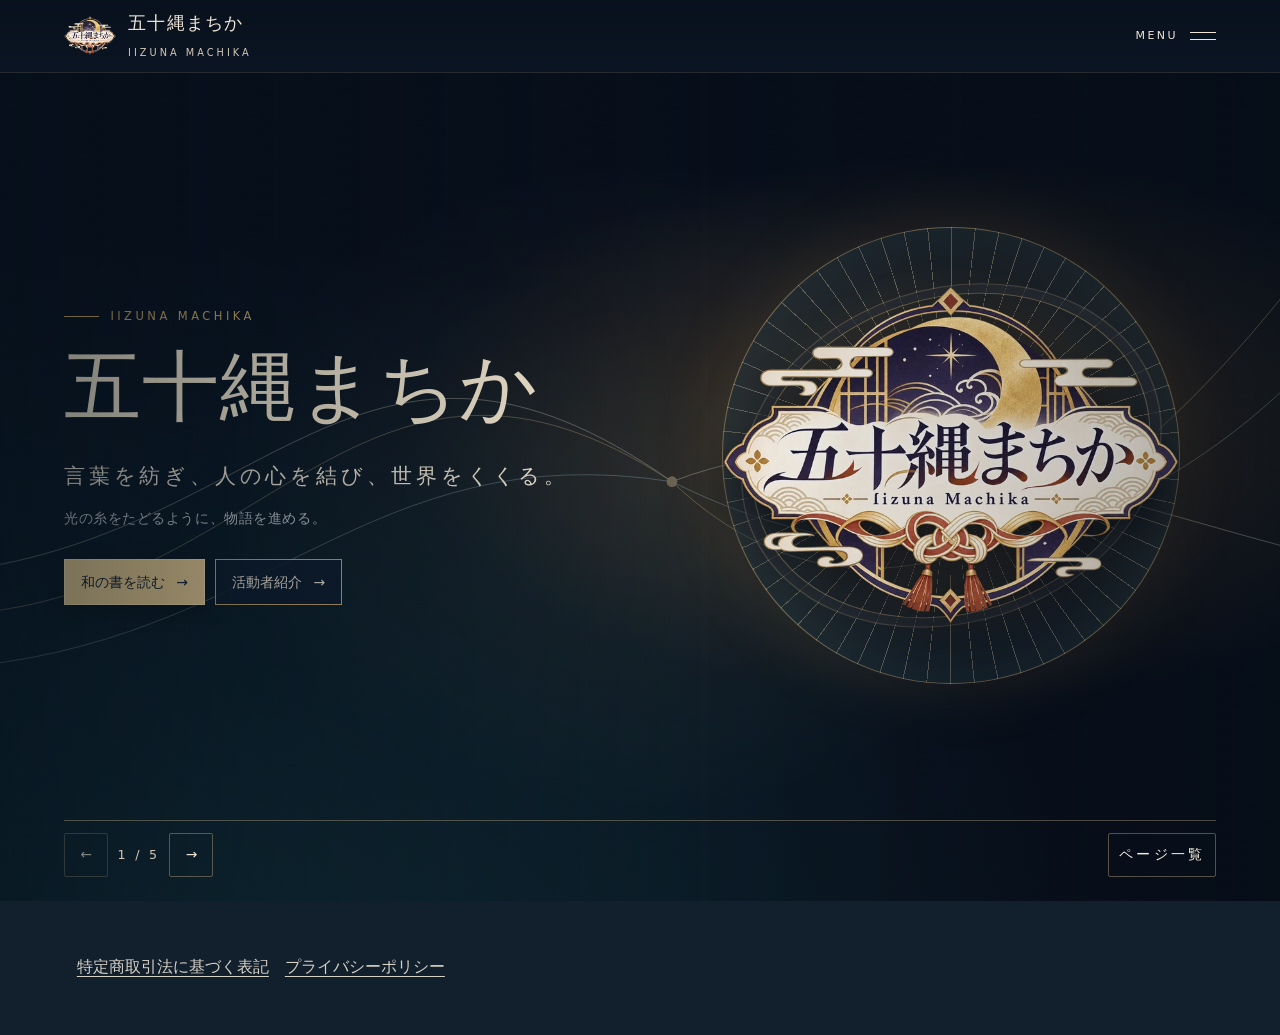
<file: index.html>
<!DOCTYPE html>

<html lang="ja"><head><meta charset="utf-8"/><meta content="width=device-width,initial-scale=1" name="viewport"/><title>五十縄まちか ホームページ</title><meta content="言葉を紡ぎ、人の心を結び、世界をくくる。五十縄まちかの思想・五十縄鑑定・音楽・創作を紹介するサイト。" name="description"/><meta content="light dark" name="color-scheme"/><link href="./assets/site.css" rel="stylesheet"/><script defer="" src="./assets/site.js"></script><meta content="#142638" name="theme-color"/><meta content="ja_JP" property="og:locale"/><meta content="website" property="og:type"/><meta content="五十縄まちか" property="og:site_name"/><meta content="五十縄まちか ホームページ" property="og:title"/><meta content="言葉を紡ぎ、人の心を結び、世界をくくる。五十縄まちかの思想・五十縄鑑定・音楽・創作を紹介するサイト。" property="og:description"/><link href="./assets/images/site-icon.png" rel="icon" type="image/png"/>
<link href="./assets/editorial.css" rel="stylesheet"/>
<link href="https://iizuna-machika.github.io/" rel="canonical"/><meta content="https://iizuna-machika.github.io/" property="og:url"/><meta content="summary" name="twitter:card"/><meta content="https://iizuna-machika.github.io/assets/images/official-logo.webp" property="og:image"/><meta content="五十縄まちか公式ロゴ" property="og:image:alt"/><script defer src="./assets/analytics.js"></script>
</head><body class="page-home"><a class="skip-link" href="#home-stage">本文へスキップ</a>
<header class="site-header"><a aria-label="五十縄まちか ホーム" class="brand" href="./index.html"><span aria-hidden="true" class="brand-symbol"><img alt="" height="72" src="./assets/images/site-icon.png" width="96"/></span><span><span class="brand-text">五十縄まちか</span><span class="brand-sub">IIZUNA MACHIKA</span></span></a>
<div class="header-actions"><button aria-controls="menu-overlay" aria-expanded="false" aria-label="メニューを開閉" class="menu-button" id="menu-toggle" type="button"><span>MENU</span><span aria-hidden="true" class="hamburger"><i></i><i></i></span></button></div></header>
<nav aria-hidden="true" aria-label="メインメニュー" class="menu-overlay" id="menu-overlay"><div class="menu-inside"><span class="menu-kicker">PAGE / 結びの先へ</span><ul class="menu-list"><li><a aria-current="page" href="./index.html"><span>Home</span><small>入口</small></a></li>
<li><a href="./about.html"><span>About</span><small>活動者紹介</small></a></li>
<li><a href="./teachings.html"><span>Teachings</span><small>和の書</small></a></li>
<li><a href="./archive.html"><span>Archive</span><small>思想体系</small></a></li>
<li><a href="./divination.html"><span>Divination</span><small>五十縄鑑定</small></a></li>
<li><a href="./works.html"><span>Works</span><small>作品</small></a></li>
<li><a href="./journal.html"><span>Journal</span><small>文章・物語</small></a></li>
<li><a href="./contact.html"><span>Contact</span><small>お問い合わせ</small></a></li></ul><p class="menu-bottom">言葉を紡ぎ、人の心を結び、世界をくくる。</p></div></nav><main class="home-main" data-home="stage" data-scene="0" id="home-stage" tabindex="-1"><div aria-hidden="true" class="ambient-orb"></div>
<div class="home-emblem"><img alt="五十縄まちか公式ロゴ" fetchpriority="high" height="540" src="./assets/images/official-logo.webp" width="720"/></div>
<svg aria-hidden="true" class="floating-stroke morph-stage" preserveaspectratio="xMidYMid meet" viewbox="0 0 1200 660">
<defs><radialgradient id="line-halo"><stop offset="0" stop-color="#d7b978" stop-opacity=".21"></stop><stop offset="1" stop-color="#d7b978" stop-opacity="0"></stop></radialgradient></defs>
<ellipse cx="600" cy="330" fill="url(#line-halo)" rx="390" ry="300"></ellipse>
<path class="morph-strand goldpath" d="M-50 450 C250 440 340 135 630 325 C820 505 1050 370 1260 75" data-strand="0"></path>
<path class="morph-strand aqua" d="M-50 500 C250 480 340 280 630 325 C820 420 1050 420 1260 180" data-strand="1"></path>
<path class="morph-strand whitepath" d="M-50 410 C250 380 340 120 630 325 C820 250 1050 350 1260 400" data-strand="2"></path>
<circle class="morph-spark" cx="630" cy="325" fill="#e6c990" id="morph-spark" r="5"></circle>
</svg><div class="home-frame"><div class="home-frame-inner"><section aria-hidden="false" class="scene-copy active" data-index="0"><p class="scene-label" lang="en">IIZUNA MACHIKA</p><h1 class="scene-title">五十縄まちか</h1><p class="scene-text">言葉を紡ぎ、人の心を結び、世界をくくる。</p><p class="scene-mini">光の糸をたどるように、物語を進める。</p><div class="home-entry"><a class="home-primary" href="./teachings.html">和の書を読む <span aria-hidden="true">→</span></a><a class="home-secondary" href="./about.html">活動者紹介 <span aria-hidden="true">→</span></a></div></section><section class="scene-copy" data-index="1"><p class="scene-label">01 · 和</p><h2 class="scene-title">異なるものが、出会う。</h2><p class="scene-text">違いを知り、言葉を交わす。</p><p class="scene-mini">同じ形にならずとも、共に在る道を探せる。</p></section><section class="scene-copy" data-index="2"><p class="scene-label">02 · 知・徳・体</p><h2 class="scene-title">互いに補い、律し合う。</h2><p class="scene-text">知・徳・体</p><p class="scene-mini">三つの働きは、互いを支え、互いを抑える。</p></section><section class="scene-copy" data-index="3"><p class="scene-label">03 · 自律・自立</p><h2 class="scene-title">自らの道を、選ぶ。</h2><p class="scene-text">自律・自立</p><p class="scene-mini">助けを受けても、自らの判断と意思を失わない。</p></section><section class="scene-copy" data-index="4"><p class="scene-label">04 · OPEN</p><h2 class="scene-title">ここから、ひらく。</h2><p class="scene-text">思想、鑑定、言葉、創作。</p><p class="scene-mini">気になる入口から、お進みください。</p><div aria-label="サイト内ページ" class="portal-grid"><a href="./about.html">About<small>活動者紹介</small></a><a href="./teachings.html">Teachings<small>和の書</small></a><a href="./archive.html">Archive<small>思想体系</small></a><a href="./divination.html">Divination<small>五十縄鑑定</small></a><a href="./works.html">Works<small>作品</small></a><a href="./journal.html">Journal<small>文章・物語</small></a><a href="./contact.html">Contact<small>お問い合わせ</small></a></div></section></div></div><div aria-label="場面操作" class="home-controls"><button aria-label="前の場面" disabled="" id="scene-prev" type="button">←</button><span aria-live="polite" class="scene-count" id="scene-counter">1 / 5</span><button aria-label="次の場面" id="scene-next" type="button">→</button><button class="skip-scene" id="scene-skip" type="button">ページ一覧</button></div></main><footer class="site-footer"><nav aria-label="ご利用に関するご案内" class="legal-footer-links"><a href="./specified-commerce.html">特定商取引法に基づく表記</a><a href="./privacy-policy.html">プライバシーポリシー</a></nav></footer></body></html>
</file>
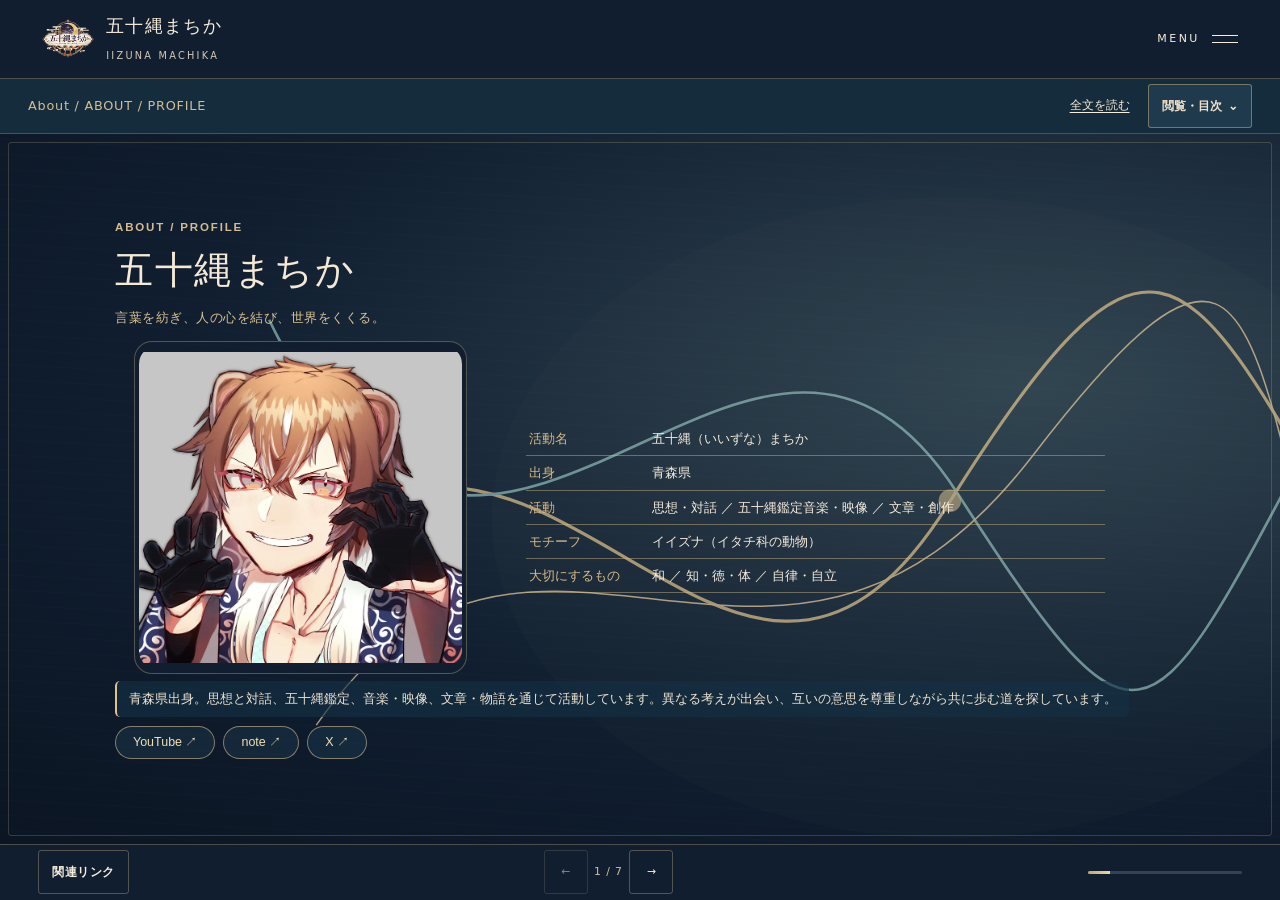
<file: about.html>
<!DOCTYPE html>

<html lang="ja"><head><meta charset="utf-8"/><meta content="width=device-width,initial-scale=1" name="viewport"/><title>About・五十縄まちかについて｜五十縄まちか</title><meta content="五十縄（いいずな）まちかのプロフィールと名前の由来、思想・五十縄鑑定・音楽・創作を通じた活動を紹介します。" name="description"/><meta content="light dark" name="color-scheme"/><link href="./assets/site.css" rel="stylesheet"/><script defer="" src="./assets/site.js"></script><link href="./assets/diagram.css" rel="stylesheet"/><link href="./assets/ebook.css" rel="stylesheet"/><meta content="#142638" name="theme-color"/><meta content="ja_JP" property="og:locale"/><meta content="website" property="og:type"/><meta content="五十縄まちか" property="og:site_name"/><meta content="About・五十縄まちかについて｜五十縄まちか" property="og:title"/><meta content="五十縄（いいずな）まちかのプロフィールと名前の由来、思想・五十縄鑑定・音楽・創作を通じた活動を紹介します。" property="og:description"/><link href="./assets/images/site-icon.png" rel="icon" type="image/png"/>
<link href="./assets/editorial.css" rel="stylesheet"/>
<link href="https://iizuna-machika.github.io/about.html" rel="canonical"/><meta content="https://iizuna-machika.github.io/about.html" property="og:url"/><meta content="summary" name="twitter:card"/><meta content="https://iizuna-machika.github.io/assets/images/official-logo.webp" property="og:image"/><meta content="五十縄まちか公式ロゴ" property="og:image:alt"/><script defer src="./assets/analytics.js"></script>
</head><body class="page-inner page-about"><a class="skip-link" href="#main">本文へスキップ</a>
<header class="site-header"><a aria-label="五十縄まちか ホーム" class="brand" href="./index.html"><span aria-hidden="true" class="brand-symbol"><img alt="" height="72" src="./assets/images/site-icon.png" width="96"/></span><span><span class="brand-text">五十縄まちか</span><span class="brand-sub">IIZUNA MACHIKA</span></span></a>
<div class="header-actions"><button aria-controls="menu-overlay" aria-expanded="false" aria-label="メニューを開閉" class="menu-button" id="menu-toggle" type="button"><span>MENU</span><span aria-hidden="true" class="hamburger"><i></i><i></i></span></button></div></header>
<nav aria-hidden="true" aria-label="メインメニュー" class="menu-overlay" id="menu-overlay"><div class="menu-inside"><span class="menu-kicker">PAGE / 結びの先へ</span><ul class="menu-list"><li><a href="./index.html"><span>Home</span><small>入口</small></a></li>
<li><a aria-current="page" href="./about.html"><span>About</span><small>活動者紹介</small></a></li>
<li><a href="./teachings.html"><span>Teachings</span><small>和の書</small></a></li>
<li><a href="./archive.html"><span>Archive</span><small>思想体系</small></a></li>
<li><a href="./divination.html"><span>Divination</span><small>五十縄鑑定</small></a></li>
<li><a href="./works.html"><span>Works</span><small>作品</small></a></li>
<li><a href="./journal.html"><span>Journal</span><small>文章・物語</small></a></li>
<li><a href="./contact.html"><span>Contact</span><small>お問い合わせ</small></a></li></ul><p class="menu-bottom">言葉を紡ぎ、人の心を結び、世界をくくる。</p></div></nav><div aria-hidden="true" class="page-scroll-signal"><span class="signal-track"><span class="signal-fill"></span><span class="signal-orb"></span></span><span class="signal-label">結びを辿る</span></div><main id="main" tabindex="-1"><section aria-labelledby="profile-heading" class="about-profile-hero" id="profile">
<div class="profile-headline reveal"><div class="eyebrow">ABOUT / PROFILE</div><p class="profile-overline">言葉と表現を、結びなおす。</p><h1 id="profile-heading">五十縄まちか <small>人物・活動プロフィール</small></h1><p class="profile-lead">言葉を紡ぎ、人の心を結び、世界をくくる。</p></div>
<div class="profile-feature reveal">
<div class="character-frame profile-portrait" data-future-image="profile-illustration"><div class="profile-square-reserved"><img alt="五十縄まちかのプロフィール画像" decoding="async" height="771" src="./assets/images/official-profile.webp" width="800"/></div><div aria-hidden="true" class="portrait-filigree"></div><div aria-hidden="true" class="portrait-orbit"></div><div class="portrait-bottom"></div></div>
<div class="profile-information"><div class="small-cap">OFFICIAL PROFILE</div><h2>プロフィール</h2>
<p class="profile-description">青森県出身。思想と対話、五十縄鑑定、音楽・映像、文章・物語を通じて活動しています。異なる考えが出会い、互いの意思を尊重しながら共に歩む道を探しています。</p>
<dl class="profile-facts">
<div><dt>活動名</dt><dd>五十縄（いいずな）まちか</dd></div>
<div><dt>出身</dt><dd>青森県</dd></div>
<div><dt>活動</dt><dd>思想・対話 ／ 五十縄鑑定<br/>音楽・映像 ／ 文章・創作</dd></div>
<div><dt>モチーフ</dt><dd>イイズナ（イタチ科の動物）</dd></div>
<div><dt>大切にするもの</dt><dd>和 ／ 知・徳・体 ／ 自律・自立</dd></div>
</dl>
<nav aria-label="活動先" class="profile-socials"><a href="https://www.youtube.com/@iizuna_machika" rel="noopener noreferrer" target="_blank">YouTube ↗</a><a href="https://note.com/iizuna_machika" rel="noopener noreferrer" target="_blank">note ↗</a><a href="https://x.com/iizuna_machika" rel="noopener noreferrer" target="_blank">X ↗</a></nav>
<p class="profile-footnote">※ 現時点で本人から確認済みの情報のみを掲載しています。活動歴・詳しい経歴・キャラクター像は提供後に追記します。</p>
</div>
</div>
</section><figure aria-label="ABOUT / 結びの道" class="story-motion-panel" data-motion-motif="three"><div aria-hidden="true" class="story-motion-figure"></div><figcaption>ABOUT / 結びの道 <span>― 線と光が動く挿絵</span></figcaption></figure><div class="content-shell"><figure class="page-visual reveal"><img alt="山並みと結びの線を重ねた、名前の由来を表す創作イラスト" height="510" loading="lazy" src="./assets/images/about-origin.svg" width="1200"/><figcaption>故郷とのつながりと「紡ぐ・結ぶ・くくる」という命名の願いを表現した挿絵。</figcaption></figure><section class="about-editorial-intro reveal"><p class="small-cap">THE NAME / ORIGIN</p><h2 class="section-heading">名に込めた、願い</h2><p class="leading">その名は、結びの意思から生まれました。</p><p>五十縄という名の意味、故郷・青森との縁、そして活動の奥にある考えを、以下で紹介します。</p></section><figure aria-label="言葉・人・世界が互いに結びつくことを示す線の図" class="story-illustration reveal"><svg aria-label="言葉・人・世界が互いに結びつくことを示す線の図" class="illustration-svg" role="img" viewbox="0 0 700 310" xmlns="http://www.w3.org/2000/svg"><defs><radialgradient id="halo-about"><stop offset="0" stop-color="#c4a474" stop-opacity=".18"></stop><stop offset="1" stop-color="#c4a474" stop-opacity="0"></stop></radialgradient></defs><ellipse cx="350" cy="155" fill="url(#halo-about)" rx="270" ry="150"></ellipse><g class="ink-lines"><path d="M104 157 C178 50 244 67 350 156 S534 248 603 157"></path><path d="M105 157 C195 251 257 249 350 156 S512 58 603 157"></path><path d="M104 157 Q354 60 603 157"></path></g><g class="ill-nodes"><circle cx="104" cy="157" r="42"></circle><circle cx="350" cy="156" r="42"></circle><circle cx="603" cy="157" r="42"></circle></g><g class="ill-labels"><text text-anchor="middle" x="104" y="165">言葉</text><text text-anchor="middle" x="350" y="165">人</text><text text-anchor="middle" x="603" y="165">世界</text></g></svg><figcaption>言葉を紡ぎ、人の心を結び、世界をくくるという願いを図示したものです。</figcaption></figure><div class="reading">
<section class="reveal"><h2 class="section-heading">五十縄（いいずな）の由来</h2><p>「五十」には、古くから「すべて」という意味があるとする本人の捉え方を重ねています。「縄」には、しめ縄のイメージとともに、紡ぐ・結ぶ・くくるという願いを込めました。</p><p>また、青森出身という土地の縁から、イタチ科の小さな動物「イイズナ」をモチーフとしています。「まちか」という名は、言葉の響きと言霊を考えて選びました。</p></section>
<section class="reveal"><h2 class="section-heading">活動の四つの表現</h2></section></div><div class="activity-grid">
<article class="activity-tile reveal"><span>01</span><h3>思想・対話</h3><p>「和」「知・徳・体」「自律・自立」を根に、異なる立場が共に在る道を考えます。</p><a href="./archive.html">思想体系を見る ↗</a></article>
<article class="activity-tile reveal"><span>02</span><h3>五十縄鑑定</h3><p>複数の占術を組み合わせ、結果を断定せず、自分自身を見つめ直す手掛かりを届けます。</p><a href="./divination.html">鑑定の案内 ↗</a></article>
<article class="activity-tile reveal"><span>03</span><h3>音楽・映像</h3><p>歌や音楽、映像によって、言葉では伝えきれない感情や物語を表現します。</p><a href="./works.html">作品を見る ↗</a></article>
<article class="activity-tile reveal"><span>04</span><h3>物語・文章</h3><p>考察や創作小説を通じて、問いや感情を別の形で描き出します。</p><a href="./journal.html">文章を見る ↗</a></article></div>
<div class="reading"><section class="reveal"><h2 class="section-heading">根にある三つの原理</h2><p><strong>和</strong>は、異なるものを一つの形に強制することではありません。違いを知り、互いの目的を言葉にし、共に歩める道を探す営みです。</p><p><strong>知・徳・体</strong>は、知恵、情と意志、身体と実践の三つが互いを補い、抑える関係です。</p><p><strong>自律・自立</strong>は、支援を受けることを否定せず、自ら判断し、主体的に歩むことを大切にします。</p><p>これらは活動の思想的な核です。教えの本文は、別ページの『和の書』にまとめています。</p><p><a class="primary-link" href="./teachings.html">『和の書』へ進む →</a></p></section>
<section class="reveal"><h2 class="section-heading">人とAIについて</h2><p>AIを単なる成果物の製造装置としてではなく、人間の思考を支え、ときに問いを投げ返す技術として捉えています。人間が判断を他者や道具に丸投げせず、技術と向き合う関係も、和と自律・自立の観点から考えています。</p><p>AIに人間と同じ意識があると決めつけるものではありません。互いの役割や限界を認識しながら、どのように共に働けるかを探ります。</p></section>
<section class="reveal"><h2 class="section-heading">これから伝えていきたいこと</h2><p>価値観の違いが分断につながるのではなく、違いを知ることが新たな結びの入口になるように。根本の考えを保ちつつ、言葉や表現の方法は更新し続けます。</p><p>このサイトは、思想、鑑定、音楽、物語がそれぞれ独立した活動でありながら、根底でつながっていることを紹介する場所です。</p></section></div></div></main><footer class="site-footer"><div class="footbrand">五十縄まちか</div><nav aria-label="フッターメニュー" class="footnav"><a href="./index.html">Home</a>
<a href="./about.html">About</a>
<a href="./teachings.html">Teachings</a>
<a href="./archive.html">Archive</a>
<a href="./divination.html">Divination</a>
<a href="./works.html">Works</a>
<a href="./journal.html">Journal</a>
<a href="./contact.html">Contact</a></nav><div class="copyright">© 五十縄まちか · IIZUNA MACHIKA</div><nav aria-label="ご利用に関するご案内" class="legal-footer-links"><a href="./specified-commerce.html">特定商取引法に基づく表記</a><a href="./privacy-policy.html">プライバシーポリシー</a></nav></footer><script defer="" src="./assets/ebook.js"></script></body></html>
</file>
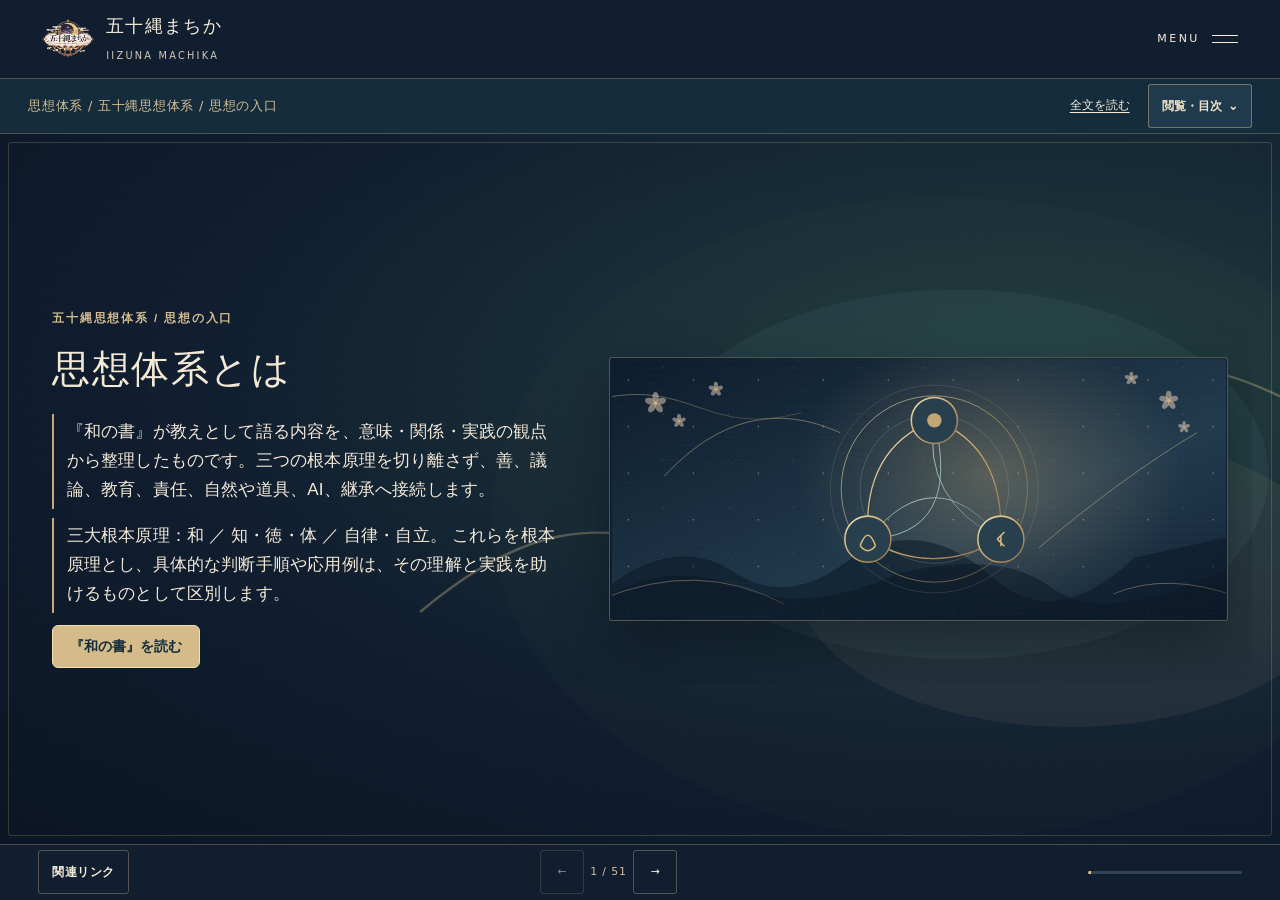
<file: archive.html>
<!DOCTYPE html>

<html lang="ja"><head><meta charset="utf-8"/><meta content="width=device-width,initial-scale=1" name="viewport"/><title>五十縄思想体系｜和・知徳体・自律自立｜五十縄まちか</title><meta content="五十縄思想体系。和・知徳体・自律自立の三原理から、善・議論・教育・責任・継承へと続く考えを解説します。" name="description"/><meta content="light dark" name="color-scheme"/><link href="./assets/site.css" rel="stylesheet"/><script defer="" src="./assets/site.js"></script><link href="./assets/archive-scroll.css" rel="stylesheet"/><link href="./assets/ebook.css" rel="stylesheet"/><meta content="#142638" name="theme-color"/><meta content="ja_JP" property="og:locale"/><meta content="website" property="og:type"/><meta content="五十縄まちか" property="og:site_name"/><meta content="五十縄思想体系｜和・知徳体・自律自立｜五十縄まちか" property="og:title"/><meta content="五十縄思想体系。和・知徳体・自律自立の三原理から、善・議論・教育・責任・継承へと続く考えを解説します。" property="og:description"/><link href="./assets/images/site-icon.png" rel="icon" type="image/png"/>
<link href="./assets/editorial.css?v=20261126-reading-layout" rel="stylesheet"/>
<link href="https://iizuna-machika.github.io/archive.html" rel="canonical"/><meta content="https://iizuna-machika.github.io/archive.html" property="og:url"/><meta content="summary" name="twitter:card"/><meta content="https://iizuna-machika.github.io/assets/images/official-logo.webp" property="og:image"/><meta content="五十縄まちか公式ロゴ" property="og:image:alt"/><script defer src="./assets/analytics.js"></script>
</head><body class="page-inner page-archive"><a class="skip-link" href="#main">本文へスキップ</a>
<header class="site-header"><a aria-label="五十縄まちか ホーム" class="brand" href="./index.html"><span aria-hidden="true" class="brand-symbol"><img alt="" height="72" src="./assets/images/site-icon.png" width="96"/></span><span><span class="brand-text">五十縄まちか</span><span class="brand-sub">IIZUNA MACHIKA</span></span></a>
<div class="header-actions"><button aria-controls="menu-overlay" aria-expanded="false" aria-label="メニューを開閉" class="menu-button" id="menu-toggle" type="button"><span>MENU</span><span aria-hidden="true" class="hamburger"><i></i><i></i></span></button></div></header>
<nav aria-hidden="true" aria-label="メインメニュー" class="menu-overlay" id="menu-overlay"><div class="menu-inside"><span class="menu-kicker">PAGE / 結びの先へ</span><ul class="menu-list"><li><a href="./index.html"><span>Home</span><small>入口</small></a></li>
<li><a href="./about.html"><span>About</span><small>活動者紹介</small></a></li>
<li><a href="./teachings.html"><span>Teachings</span><small>和の書</small></a></li>
<li><a aria-current="page" href="./archive.html"><span>Archive</span><small>思想体系</small></a></li>
<li><a href="./divination.html"><span>Divination</span><small>五十縄鑑定</small></a></li>
<li><a href="./works.html"><span>Works</span><small>作品</small></a></li>
<li><a href="./journal.html"><span>Journal</span><small>文章・物語</small></a></li>
<li><a href="./contact.html"><span>Contact</span><small>お問い合わせ</small></a></li></ul><p class="menu-bottom">言葉を紡ぎ、人の心を結び、世界をくくる。</p></div></nav><div aria-hidden="true" class="page-scroll-signal"><span class="signal-track"><span class="signal-fill"></span><span class="signal-orb"></span></span><span class="signal-label">結びを辿る</span></div><main id="main" tabindex="-1"><section class="subhero story-banner"><div class="eyebrow">ARCHIVE</div><h1>五十縄思想体系</h1><p>三原理から、善・議論・教育・責任・継承まで体系的に読む。</p></section><div class="content-shell"><figure class="page-visual reveal"><img alt="三つの円を相互につなぐ線を描いた抽象的な装飾画" height="510" loading="lazy" src="./assets/images/archive-principles.svg" width="1200"/><figcaption>三つの根本原理が互いに関係することを象徴的に表す挿絵。詳しい関係は下の図で説明します。</figcaption></figure><div class="note-panel"><strong>五十縄思想体系｜公開版</strong>　『和の書』と対応する七部構成の体系解説。根本原理と実践の指針を、原文の意味を保ちながら読めます。</div><div class="reading deep-guide"><h2 class="section-heading">思想体系とは</h2><p>『和の書』が教えとして語る内容を、意味・関係・実践の観点から整理したものです。三つの根本原理を切り離さず、善、議論、教育、責任、自然や道具、AI、継承へ接続します。</p><p><strong>三大根本原理：和 ／ 知・徳・体 ／ 自律・自立。</strong> これらを根本原理とし、具体的な判断手順や応用例は、その理解と実践を助けるものとして区別します。</p><p><a class="primary-link" href="./teachings.html">『和の書』を読む →</a></p></div><div class="deep-document" id="doc-start"><div class="doc-intro reading"><h2 class="section-heading">思想体系　詳説</h2><p class="doc-lead">第一部から第七部まで、主題別に読み進められます。</p></div><nav aria-label="思想体系の目次" class="doc-toc"><p class="toc-title">目次　｜　目指す章へ</p><ol><li><a href="#philo-01">第一部　不変の三大根本原理</a></li><li><a href="#philo-02">第二部　人間観・教育観・責任観</a></li><li><a href="#philo-03">第三部　社会観・日本観・世界観</a></li><li><a href="#philo-04">第四部　自然観・道具観・AI観</a></li><li><a href="#philo-05">第五部　終焉と継承</a></li><li><a href="#philo-06">第六部　具体的な活動との接続</a></li><li><a href="#philo-07">第七部　思想を生かす判断の指針</a></li></ol></nav><div class="principles-demo-notice"><strong>図解について</strong>　光の線や動きは、関係性を理解するための視覚的な表現です。本文の意味を置き換えるものではありません。</div><section aria-label="スクロールで学ぶ五十縄思想体系" class="archive-scroll-experience" hidden="" id="archive-scroll-experience">
<div class="story-heading-block"><span class="story-overline">PINNED SCROLL CINEMA / 思想の結び</span><h2>図解とことばで、思想をたどる。</h2>
<p>下へスクロールすると、項目に合わせて図と文字が変化します。本文は承認済みの内容をそのまま使用しています。</p></div>
<div class="story-toolbar" id="story-toolbar"><div class="story-toolbar-top"><label for="story-part-select">部を選ぶ</label>
<select aria-label="思想体系の部を選択" id="story-part-select"></select>
<span aria-live="off" id="story-page-count">01 / 01</span></div>
<div class="story-toolbar-bottom"><div aria-hidden="true" class="story-progress"><span id="story-progress-fill"></span></div>
<div aria-label="表示形式" class="story-display-switch" role="group">
<button aria-pressed="true" class="is-active" id="story-mode-visual" type="button">図解とスクロール</button>
<button aria-pressed="false" id="story-mode-text" type="button">全文を読む</button></div></div></div>
<div aria-label="思想体系の図解スライド" class="story-list" id="story-list"></div>
<p class="story-endnote">原理の図は解説用の表現です。概念の厳密な内容は承認済み本文をご確認ください。</p>
</section>
<article aria-label="思想体系・詳細本文" class="reading doc-reading"><section aria-labelledby="philo-01" class="doc-chapter archive-first-part"><h2 id="philo-01">第一部　不変の三大根本原理</h2>
<div class="principles-experience">
<aside aria-label="第一部の三原理をたどる図解" class="principles-rail">
<div class="principles-rail-inner">
<div class="principles-rail-top"><span class="principles-label">INTERACTIVE ARCHIVE</span><span class="principles-part">第一部</span></div>
<h3 class="principles-rail-title">結びのかたち</h3>
<p class="principles-rail-intro">三つの原理に上下はありません。互いの関係を、図と本文でたどります。</p>
<svg aria-label="和、知徳体、自律自立の三原理を結ぶ図。各項目は本文の該当箇所へ移動します" class="principles-diagram" role="group" viewbox="0 0 360 322" xmlns="http://www.w3.org/2000/svg">
<defs>
<radialgradient id="principles-glow"><stop offset="0%" stop-color="#e1c796" stop-opacity=".22"></stop><stop offset="100%" stop-color="#e1c796" stop-opacity="0"></stop></radialgradient>
<filter id="principles-lum"><fegaussianblur stddeviation="4"></fegaussianblur></filter>
</defs>
<circle cx="180" cy="163" fill="url(#principles-glow)" r="144"></circle>
<circle cx="180" cy="161" fill="none" r="130" stroke="#e1c89a" stroke-dasharray="2 10" stroke-opacity=".25" stroke-width="1"></circle>
<g aria-hidden="true" class="principles-threads" fill="none" stroke-linecap="round" stroke-linejoin="round">
<path class="thread-ghost" d="M180 65 Q299 118 280 248 Q180 295 80 248 Q60 118 180 65Z"></path>
<path class="thread-ghost" d="M180 65 Q82 165 280 248 Q179 160 80 248 Q280 160 180 65"></path>
<path class="thread-live" d="M180 65 Q299 118 280 248 Q180 295 80 248 Q60 118 180 65Z" data-principles-thread="" pathlength="100"></path>
<path class="thread-live thread-secondary" d="M180 65 Q82 165 280 248 Q179 160 80 248 Q280 160 180 65" data-principles-thread="" pathlength="100"></path>
</g>
<circle class="principles-core" cx="180" cy="170" fill="none" r="17" stroke="#d7b981" stroke-opacity=".7"></circle>
<circle cx="180" cy="170" fill="#e6cc9a" r="3"></circle>
<a aria-current="location" aria-label="第一原理 和の本文へ移動" class="principles-node is-active" data-principle="wa" href="#principle-wa">
<circle class="node-aura" cx="180" cy="65" r="44"></circle><circle class="node-surface" cx="180" cy="65" r="33"></circle>
<text class="node-text" text-anchor="middle" x="180" y="73">和</text>
</a>
<a aria-label="第二原理 知徳体の本文へ移動" class="principles-node" data-principle="chitokutai" href="#principle-chitokutai">
<circle class="node-aura" cx="80" cy="248" r="44"></circle><circle class="node-surface" cx="80" cy="248" r="33"></circle>
<text class="node-text node-text-small" text-anchor="middle" x="80" y="253">知徳体</text>
</a>
<a aria-label="第三原理 自律自立の本文へ移動" class="principles-node" data-principle="jiritsu" href="#principle-jiritsu">
<circle class="node-aura" cx="280" cy="248" r="44"></circle><circle class="node-surface" cx="280" cy="248" r="33"></circle>
<text class="node-text node-text-small" text-anchor="middle" x="280" y="253">自律自立</text>
</a>
</svg>
<div class="principles-reading-note">
<span class="principles-note-kicker">いま読んでいる原理</span>
<strong class="principles-current-name" id="principles-current-name">和</strong>
<p class="principles-current-desc" id="principles-current-desc">違いを消さずに、健全な結びを育む。自己犠牲は必須ではありません。</p>
</div>
<p class="principles-instruction">円を選ぶと該当する本文へ移動します。スクロールに応じて線が少しずつ描かれます。</p>
<div aria-hidden="true" class="principles-progress"><span id="principles-progress-fill"></span></div>
</div>
</aside>
<div aria-label="第一部の読書連動図解" class="principles-mobile-dock" role="region">
<div class="pmd-head">
<span class="pmd-overline">第一部 ｜ 三原理の結び</span>
<span class="pmd-head-right"><span class="pmd-current" id="pmd-current">和</span>
<button aria-controls="pmd-body" aria-expanded="true" class="pmd-collapse" id="pmd-collapse" type="button">しまう <span aria-hidden="true">⌃</span></button>
</span>
</div>
<div class="pmd-body" id="pmd-body">
<div class="pmd-visual">
<svg aria-hidden="true" class="pmd-connection" preserveaspectratio="none" viewbox="0 0 360 54">
<path class="pmd-thread-track" d="M55 28 Q180 -1 305 28 Q180 56 55 28"></path>
<path class="pmd-thread-track" d="M55 28 L305 28"></path>
<path class="pmd-thread-live" d="M55 28 Q180 -1 305 28" data-pmd-thread="" pathlength="100"></path>
<path class="pmd-thread-live" d="M55 28 L305 28" data-pmd-thread="" pathlength="100"></path>
<path class="pmd-thread-live" d="M305 28 Q180 56 55 28" data-pmd-thread="" pathlength="100"></path>
</svg>
<div aria-label="原理を選ぶ" class="pmd-actions">
<button aria-pressed="true" class="pmd-node is-active" data-pmd-principle="wa" type="button"><span aria-hidden="true" class="pmd-node-mark">和</span><span>和</span></button>
<button aria-pressed="false" class="pmd-node" data-pmd-principle="chitokutai" type="button"><span aria-hidden="true" class="pmd-node-mark">三</span><span>知・徳・体</span></button>
<button aria-pressed="false" class="pmd-node" data-pmd-principle="jiritsu" type="button"><span aria-hidden="true" class="pmd-node-mark">結</span><span>自律・自立</span></button>
</div>
</div>
<div class="pmd-bottom">
<span class="pmd-explain" id="pmd-explain">違いを消さず、健全な結びを育む</span>
<button aria-controls="principles-detail-dialog" aria-haspopup="dialog" class="pmd-expand" id="pmd-expand" type="button">詳しい図を見る <span aria-hidden="true">↗</span></button>
</div>
<div aria-hidden="true" class="pmd-progress"><span id="pmd-progress-fill"></span></div>
</div>
</div>
<div class="principles-copy"><div aria-hidden="true" class="principles-inline-key"><span class="inline-sigil">◯</span><span class="inline-thread"></span><span>第一の結び</span></div><h3 id="principle-wa">第一原理　和</h3><p><strong>和は最上位理念である。</strong> その着想として『日本書紀』に伝わる十七条憲法第一条の「和を以て貴しと為す」を挙げる。和は人間や同族の間だけに限らず、他の生命、自然、道具・人工物に対する尊重や情にまで及び得る。人間以外の生物にも和の働きを見いだし、群れとの間に価値の優劣を置かない。</p><p>他者のための自己犠牲は和の一つの表れになり得るが、<strong>犠牲は必須条件ではない</strong>。誰も損なわれず、互いの違いを生かして支え合う関係にも和は存在する。</p><p></p><blockquote>
<p><strong>和</strong>とは、自己の利益や同質性だけに閉じず、異なる存在との関わりに情・尊重・適切な配慮を向け、健全な結びを育もうとする在り方である。</p>
</blockquote><p>道具への情は、道具が人間と同じ意識・権利を持つと主張することと同義ではない。使い続けることにも、役目を終えたことを受け入れることにも和があり得る。終わりを迎えた存在から何を受け取り、後世にどう引き継ぐかも和の時間的な働きに含まれる。</p><p><strong>注意：</strong>「和」と「全員一致」「無条件の同調」「衝突の不在」は同義としない。ただし、和が成立するための「健全さ」の判断基準は後述の考え続ける問いである。</p><div aria-hidden="true" class="principles-inline-key"><span class="inline-sigil">三</span><span class="inline-thread"></span><span>第二の結び</span></div><h3 id="principle-chitokutai">第二原理　知・徳・体の三竦み</h3><p><strong>和を形成するには知・徳・体のすべてが必要であり、三つは相互に欠かせない。</strong></p><table tabindex="0">
<thead>
<tr>
<th>要素</th>
<th>本人による中心的意味</th>
<th>正に働く例</th>
<th>負に働く例</th>
</tr>
</thead>
<tbody>
<tr>
<td><strong>知</strong></td>
<td>知性。己が体験したことを知恵と成すこと</td>
<td>知恵・叡智</td>
<td>無知・浅知恵・悪知恵</td>
</tr>
<tr>
<td><strong>徳</strong></td>
<td>仁徳。己と他を切り離し、多角的に見て、対象に合う健全かつ正しい行動をすること。<strong>情と意志</strong>を含む</td>
<td>懐の深さ・意志の強さ</td>
<td>非情・意志の弱さ</td>
</tr>
<tr>
<td><strong>体</strong></td>
<td>身體。感じたことや思ったことを無理なく実行できる強靭な體をつくること</td>
<td>軽妙・頑丈</td>
<td>鈍重・脆さ</td>
</tr>
</tbody>
</table><p>知のみが伸びれば驕りや実行不足に、徳のみが伸びれば戦略不足や性急な行動に、体のみが伸びれば方向と倫理を欠く本能的行動に偏り得る。</p><p>三要素を個人が均等に高めることは<strong>理想</strong>だが、現実の社会では各人の強みや不足を他者と補い合うことを基本とする。</p><p>一要素が負に働いているとき、残り二要素があれば己の力のみで必ず正へ戻せる、とは考えない。本人はそのような自力のみの回復を「神の所業」「運命や奇跡」と表現した。</p><p>三竦みは、個人の完全な自己修復を保証する閉鎖系ではない。人と人、環境、経験、受け継いだ知恵など、自分の外にある条件との関係の中で三要素が育ち得る。負の状態を単純な能力の低さとみなさず、欠乏（無知・脆さ）<strong>と</strong>誤用・偏向（悪知恵・非情）を区別して観察する。</p><h3>第二原理・補章　徳の判断原則（第1次改訂）</h3><h4>A. 徳の要件</h4><p>「徳：仁徳、己と他で切離し多角的に見てその人、物に合った健全かつ正しい行動をすること」。徳には<strong>情</strong>と<strong>意志</strong>も含まれる。正に働く例は懐の深さ・意志の強さ、負に働く例は非情・意志の弱さ。本人は、他者へ成長を「求める」ことより成長を「願う」「己が悩む」ことを重視し、ときには情を持ってあえて手を差し伸べない選択も徳になり得るとする。</p><p>徳の判断には少なくとも次の働きが重なる。</p><ol>
<li><strong>自他の切り分け：</strong> 自分の好悪・利益・恐れ・経験と、相手の事情・意思・能力・利益を混同しない。</li>
<li><strong>情：</strong> 相手の存在・困難・将来を、無関心に切り捨てずに考慮する。ただし情に流されることとは同じでない。</li>
<li><strong>意志：</strong> 何をするか、何を控えるかを選び、負担を引き受ける。</li>
<li><strong>状況に即した判断：</strong> 相手と環境が異なれば、同じ行動が適切とは限らない。</li>
</ol><h4>B. 「健全」「正しい」を循環論法にしないために</h4><p>「正しい行動とは徳にかなう行動」「徳とは正しい行動」と互いに説明するだけでは、ある判断がなぜ適切かを第三者が検証できない。徳の<strong>定義</strong>は保持したうえで、徳の<strong>判断理由</strong>を記録する必要がある。</p><p><strong>判断を説明するための五つの観点</strong></p><table tabindex="0">
<thead>
<tr>
<th>観点</th>
<th>問う内容</th>
<th>避けたい誤り</th>
</tr>
</thead>
<tbody>
<tr>
<td><strong>事実</strong></td>
<td>自分は何を知り、何を知らないか。事実と推測を区別できているか</td>
<td>思い込みを知恵と扱う</td>
</tr>
<tr>
<td><strong>主体</strong></td>
<td>誰に選ぶ権限があり、誰が影響を受けるか。双方の意思と制約は何か</td>
<td>相手の人生を代わりに決める</td>
</tr>
<tr>
<td><strong>情と公平</strong></td>
<td>相手の立場や事情を見たか。身内と他者で判断を不当に変えていないか</td>
<td>情に偏った身びいき／非情</td>
</tr>
<tr>
<td><strong>行為と影響</strong></td>
<td>助ける・見守る・距離を取る等の選択肢は何か。予見できる害は何か</td>
<td>「見守る」「助ける」の一択化</td>
</tr>
<tr>
<td><strong>省察と修正</strong></td>
<td>何を根拠に選んだか。誤ったとき検証し、改められるか</td>
<td>結果が良ければ過程も正しいとする</td>
</tr>
</tbody>
</table><p>ここでいう<strong>健全</strong>を「関係者の主体性・安全・成長の余地を不必要に壊さず、知・徳・体の働きを持続的に生かせること」と仮定する。<strong>正しい</strong>を「確認可能な事実と理由に基づき、対立する価値と本人の意思を比較し、選択の責任を説明できること」と仮定する。いずれも<strong>普遍的な判定式ではない</strong>。正しさの唯一の計算式を与える提案でもない。</p><h4>C. 徳の判断手続き（七段階）</h4><p> 実践のたび、以下の問いを順に点検する。工程はやり直しを許す循環型とする。</p><ol>
<li><strong>己を見る：</strong> 自分はいま何を怖れ、何を望み、何を守ろうとしているか。</li>
<li><strong>他を見る：</strong> 相手の言葉・意思・事情・制約・可能な選択肢は何か。推測だけで決めていないか。</li>
<li><strong>知を確かめる：</strong> 判断に必要な事実は何か。誤認や知識不足があれば補う。</li>
<li><strong>情を働かせる：</strong> 誰が苦しみ、誰が利益を得るか。自分の身内かどうかに左右されすぎていないか。</li>
<li><strong>行動を比べる：</strong> 援助・見守り・対話・環境改善・一時中断など複数の選択肢を比べ、危険・可逆性・役割上の義務を考える。</li>
<li><strong>体をもって選ぶ：</strong> 現実に実行できる方法を選び、必要な助けを求めることも行動として扱う。</li>
<li><strong>結果と過程を引き受ける：</strong> 結果を傷として記憶しつつ、原因を検証し、償いや修正が必要なら行い、自己処罰「のみ」で止まらない。</li>
</ol><p>この手続きは「知で事実、徳で価値、体で実践」を機械的に完全分業するものではない。三つは重なり、互いに影響する。教育者の経験に基づく<strong>勘</strong>は第2〜5段階の仮説生成に役立ち得るが、誤り得るため、事実の確認と事後の点検から免除されない。</p><h4>D. 教育における不介入の限界</h4><p> 教育上は、あえて手を差し伸べないことを理想として重視するが、現実には経験ある教育者が「勘」を用いて判断する。命の尊さを認め、生命の危機では見守りを優先しない。完全な安全の保証はできないとも述べている。</p><p>「生命の危機」は<strong>介入を強く要する最終的な危険の例</strong>として扱い、唯一の検討対象に狭めない。現実の教育・養育・支援では、生命に直接の危険がなくても、虐待、深刻な心身の損傷、重大かつ不可逆的な被害、職責上の保護義務などがある。これらを「成長のための不介入」で正当化しない。これは本人の新しい原則ではなく、実務上の危害防止と法的責任を踏まえた<strong>編集上の安全規定案</strong>である。</p><p>手を差し伸べないことを徳とみなすなら、少なくとも <strong>本人の意思が尊重される／危険が把握される／必要時に援助できる／判断を更新できる</strong> という条件を点検する。子どもや保護が必要な人の場合、見守る側の裁量だけに依存させない。</p><h4>E. 応用事例での整合性テスト</h4><table tabindex="0">
<thead>
<tr>
<th>事例</th>
<th>三竦みの問い</th>
<th>徳の判断についての結論（実践への応用）</th>
</tr>
</thead>
<tbody>
<tr>
<td><strong>慣習を守る側と苦しむ側</strong></td>
<td>双方の知徳体に不足・偏りがあり得るか。実際にどちらが何を選べるか</td>
<td>双方の成長可能性を検討する一方、<strong>被害の有無と責任の大きさは別々に評価</strong>。苦しんでいる事実だけでは本人の弱さを断定しない</td>
</tr>
<tr>
<td><strong>教育者が援助を控える</strong></td>
<td>相手の自立を支えるか、単なる放置になっていないか</td>
<td>情を持った不介入はあり得る。ただし危険・役割・本人の選択肢を確認し、変化した状況では介入判断を改める</td>
</tr>
<tr>
<td><strong>判断を誤った教育者</strong></td>
<td>結果だけでなく過程を検証したか</td>
<td>傷を忘れないことを尊重しつつ、説明・修復・再発防止を含めて責任を扱う。自己処罰だけで止まらない</td>
</tr>
<tr>
<td><strong>身体的援助を受けて生活する人</strong></td>
<td>主体的に選び、助けを求められるか</td>
<td>支援の必要性と自立は矛盾しない。身体機能だけを人間としての成熟や価値の序列に直結しない</td>
</tr>
<tr>
<td><strong>役目を終えた道具・AI</strong></td>
<td>尊重は必ず相手から返される必要があるか</td>
<td>意識・人格の有無を断定せず、手入れ・感謝・適切な使用と継承を徳の一つの実践として扱える</td>
</tr>
</tbody>
</table><h4>F. 徳の負の働きの検証</h4><p><strong><strong>負の評価を「その人の本質」へ直結させず、その</strong>場面での働き</strong>として検討する。無知は知の不足、悪知恵は知の誤用であり、同じ負でも原因も対処も異なる。徳の非情と意志の弱さも同じではない。知・徳・体の負の働きがあるとき、本人の意思だけで正に戻れると保証しない。外部の助力や環境の変化が関係し得る。</p><p>なお「何が健全か」の最終的な価値基準は、根本原理と今回の実践手順だけでは一意に導けない。<strong>和・他者の尊重・自律自立が衝突する局面</strong>では、具体的な危険、本人の意思、決定する権限と責任を確かめ、理由を説明できる方法を選ぶ。</p><h3>第二原理・追補　善と和による議論の原則（第三稿追記）</h3><h4>A. 善の定義と、判断を迫られたときの原則</h4><p>「善の定義は三竦みが健全であること」。他者の意思について「現在、未来共に善であれば尊重する」「そう判断できないなら守る」と述べた。</p><p>善とは、単に結果が都合よかったことや、本人に善意があったことを指さない。知・徳・体の三つがその状況で健全に働いているかを問い、現在と将来における影響を考慮する。ただし、善の判定方法が自動的に得られたわけではない。</p><p>「現在・未来とも善だと確実に証明できない限り、必ず本人の自由を制限する」とすると、未来の不確実性ゆえに自律・自立を広く損なう。<strong>害を確認した／情報が足りない／深刻な危険がある</strong>を区別し、「守る」を直ちに強制や支配と同義にせず、対話・情報提供・環境調整・見守り・保護などの具体策として検討する。実務上の保護義務や緊急時の安全確保は、議論の有無とは別に考慮する。これらは根本原理を変更するものではない。</p><h4>B. 判断が対立したら、まず議論する</h4><p>「ここで和を以て貴しと為すの本領発揮です。互いに言葉で伝え合う、要は議論するんです。生まれた時代が違えば常識も違います。だから、議論するんです。」</p><p>「善が一致しない理由はただひとつです。議論の前に互いの目的、所謂ゴールの設定を伝えてないからです。」</p><p>「あの、白黒思考になってませんか？　何もどっちかの意見に寄せなくても折衷案があるじゃないですか。」</p><p>議論は、相手を説得して片方の結論へ従わせるためだけの手段ではない。各人が異なる時代・経験・常識を持つことを出発点とし、互いの目的を伝え合う。意見の不一致を「どちらかが折れるしかない」二者択一として扱わず、折衷・統合・新しい手段の創出を検討する。</p><p>「目的を言語化しなかったこと」が判断不一致の<strong>唯一の原因</strong>であるという強い主張は、未検証である。同じ目的を共有していても、事実認識、将来予測、手段の効果、危険の許容範囲が異なることはある。目的の明示は対立の種類を見えるようにするが、合意を機械的に保証しない。主張の意図を保ちながら、異なる説明の可能性も検討する。</p><h4>C. 議論の三層：目的・判断・手段</h4><p>議論の中身を次の三層に整理する。</p><table tabindex="0">
<thead>
<tr>
<th>階層</th>
<th>中心の問い</th>
<th>対立の見分け方</th>
</tr>
</thead>
<tbody>
<tr>
<td><strong>目的</strong></td>
<td>何を成し遂げたいのか。なぜそれを大切にするのか</td>
<td>到達点が異なるのか、表現が異なるだけなのか</td>
</tr>
<tr>
<td><strong>判断</strong></td>
<td>どの根拠・経験・価値基準で善を見極めるのか</td>
<td>事実、推測、情、勘、予測、責任がどう異なるか</td>
</tr>
<tr>
<td><strong>手段</strong></td>
<td>どう実現するか。実際に何を試すか</td>
<td>実行可能性・負担・影響・回復可能性がどう異なるか</td>
</tr>
</tbody>
</table><p>この三層は議論の順路であって、上下の優劣ではない。話しながら目的そのものが修正される場合もある。共通の目的が見つからなくても、双方の目的が共存可能かを検討できる。</p><h4>D. 和をもって議論する手順（和議）</h4><p>以下を、一度きりの直線手順でなく、戻りながら使う手順とする。</p><ol>
<li><strong>己の目的を示す。</strong> 自分は何を守り、何を実現し、何を避けたいのかを言葉にする。</li>
<li><strong>他者の目的を聴き、確かめる。</strong> 相手の意図を自分の解釈で決めつけず、相手の言葉で確認する。</li>
<li><strong>共通点・相違点・制約を分ける。</strong> 目的が同じなのか、両立するのか、時間や資源、危険の条件が異なるのかを区別する。</li>
<li><strong>選択肢を組み直す。</strong> 甲案・乙案だけでなく、折衷・統合・段階的試行・条件付き実行・目的の再設定・現状維持・合意できないまま共存などを考える。</li>
<li><strong>善を吟味する。</strong> 知によって事実と不確実性を確かめ、徳によって自他の情・意思・公正を見つめ、体によって実現可能性と負担を検討する。現在と未来の双方を考慮するが、未来を確定できるふりはしない。</li>
<li><strong>合意できる範囲で実行する。</strong> 誰が何を決め、どう行動し、どんな変化があれば判断を見直すかを明らかにする。無理な合意をつくらない。</li>
<li><strong>結果と判断過程を省みる。</strong> 結果がどうなったかだけでなく、どこで目的を見誤り、何を学び、次に何を改めるかを残す。</li>
</ol><p><strong>和議の問いの核（実践への応用）</strong>：「あなたの目的は何ですか」「その理由は何ですか」「互いの目的を満たす別の道はありませんか」「その道は知・徳・体の観点から健全でしょうか」。</p><h4>E. 教育における例：安全か挑戦か、を超える</h4><table tabindex="0">
<thead>
<tr>
<th>当初の表現</th>
<th>隠れている目的</th>
<th>議論から生まれ得る方法</th>
</tr>
</thead>
<tbody>
<tr>
<td>教育者「まだ挑戦すべきでない」</td>
<td>過度な危険を避け、学ぶ者の成長を守る</td>
<td>必要な準備、危険の軽減、段階的挑戦、助けを求められる連絡方法を考える</td>
</tr>
<tr>
<td>学ぶ者「今挑戦したい」</td>
<td>自分の経験を得て、自律と自立を養う</td>
<td>小さな挑戦から始める、条件を調整する、試行後に見直す</td>
</tr>
</tbody>
</table><p>ここでは「教育者か学ぶ者か」の勝敗を決めていない。相手の目的を理解して、当初の両案にはなかった手段を考える。重大な危険が切迫している場合には、議論だけを理由に適切な安全対応を遅らせない。</p><h4>F. 善と和を混同しないための検証</h4><ol>
<li><strong>善は三竦みの健全性に関する概念であり、和は異なる存在との関係の在り方に関する概念である</strong>、という区別を暫定的に置く。どちらも他方を支え得るが、同じ言葉ではない。</li>
<li><strong>議論は和の実践になり得るが、議論した事実だけで善が証明されるわけではない。</strong> 長く話したこと、双方が感情を表したこと、妥協したことは、そのまま健全性の証明にはならない。</li>
<li><strong>折衷案は必ずしも最善ではない。</strong> 不正を半分だけ許す、不利益を弱い立場の人へ押しつけるなどの「折衷」は、徳の定義との整合性を別途問う必要がある。</li>
<li><strong>議論に参加する力が均等とは限らない。</strong> 年齢、経験、役割、知識、権限が異なるとき、弱い立場の人が発言できる条件を設計することも必要になる。</li>
<li><strong>同意しないまま関係を保つことも検討する。</strong> 結論が一致しなくても、自律・自立を保ち、今後も対話できる可能性を残すことがある。ただし危害や権利侵害を放置する理由にはできない。</li>
</ol><h4>G. 善と和議を実践する際の基準</h4><ol class="practice-points">
<li><strong>善の見極め</strong>：善とは知・徳・体の三竦みの健全な働きである。目の前の意思と、将来に予想される影響の双方を確かめ、知り得ないことを知っているかのように断定しない。</li>
<li><strong>守ることと尊重</strong>：現在と未来の善を判断するための材料が足りないときは、情報を補い、見守り、危険を減らすことも「守る」に含める。判断不能という理由だけで相手の選択を奪わない。</li>
<li><strong>議論の入口</strong>：意見の違いを裁くより先に、互いの目的と守りたいものを伝え合う。目的を知ることは、結論の一致を強制することではない。</li>
<li><strong>合意に至らないとき</strong>：折衷・協働・第三の道を探したうえで、非合意のまま共存する道も検討する。自分の判断権限を越えて、相手の意思を従わせない。</li>
<li><strong>振り返り</strong>：結論に至った理由、未確認の事実、影響を受ける人、結果を記録する。知・徳・体を働かせて選び直せる余地を残す。</li>
</ol><h3>第二原理・第二補章　和議の実践と、合意できない場合の扱い（第四稿追記）</h3><h4>A. 議論する前に、何をそろえ、何をそろえないか</h4><p> 和議の出発点は意見の統一ではなく、<strong>目的を相互に言葉で確認すること</strong>である。目標を最初から一つに合わせることを義務づけない。目的が異なると判明した場合は、どこまで共存・再設計できるかを検討する。</p><p> 目的を以下の四層で確認する。</p><table tabindex="0">
<thead>
<tr>
<th>確認するもの</th>
<th>例</th>
<th>誤認しやすい点</th>
</tr>
</thead>
<tbody>
<tr>
<td><strong>願い</strong></td>
<td>成長したい／安心して暮らしたい</td>
<td>感情を軽視して手段だけ論じる</td>
</tr>
<tr>
<td><strong>具体的なゴール</strong></td>
<td>三か月後に一人で移動したい</td>
<td>同じ語でも達成状態の意味が違う</td>
</tr>
<tr>
<td><strong>譲れない条件</strong></td>
<td>生命・安全・自律・約束・法的義務</td>
<td>実際には調整可能な手段を絶対条件と誤認する</td>
</tr>
<tr>
<td><strong>実行の条件</strong></td>
<td>時間・資金・体力・第三者への負担</td>
<td>「意思さえあれば可能」と判断する</td>
</tr>
</tbody>
</table><p>双方が目的を知っても、事実認識や将来予測は一致しないことがある。それは議論の失敗ではなく、<strong>次に確かめるべき差が見えた</strong>と捉える。ただし「目的を共有すれば善の不一致は解ける」という見解を大切にしつつ、原因をさらに具体的に確かめるための考え方である。</p><h4>B. 知・徳・体による和議の確認方法</h4><table tabindex="0">
<thead>
<tr>
<th>角度</th>
<th>当事者への問い</th>
<th>議論の偏りを示す兆候</th>
</tr>
</thead>
<tbody>
<tr>
<td><strong>知</strong></td>
<td>何が事実で、何が予測か。互いの目的を正確に説明できるか</td>
<td>相手の目的を勝手に決める／事実を選んで提示する</td>
</tr>
<tr>
<td><strong>徳</strong></td>
<td>相手の立場に情を向けたか。己の利害や権限を切り分けたか</td>
<td>威圧、見下し、自己正当化、相手の意志の軽視</td>
</tr>
<tr>
<td><strong>体</strong></td>
<td>その案を誰が、いつ、どう実行するか。負担と危険を引き受けられるか</td>
<td>実行者不在／弱い立場への負担の押しつけ</td>
</tr>
<tr>
<td><strong>三竦み全体</strong></td>
<td>三つの働きが相互に作用し、現在と未来の双方に健全な余地を残すか</td>
<td>一つの能力、善意、成果のみをもって善とする</td>
</tr>
</tbody>
</table><p>善の定義は<strong>知・徳・体の三竦みが健全に働くこと</strong>である。合意人数、発言力、議論時間、妥協率を善の代理指標にしない。</p><h4>C. 五つの領域での適用例</h4><p>以下は架空の思考実験であり、本人の活動実績や実在の関係者を示すものではない。</p><section class="archive-case"><h5>事例1：教育――危険を減らしながら挑戦できるか</h5><ul>
<li>教育者の願い：学ぶ者が重大な危険に遭わず、経験を積んで自立すること。</li>
<li>学ぶ者の願い：待つだけでなく、今、自分で挑戦して学ぶこと。</li>
<li>甲乙の二択以外：段階を分ける、連絡手段を確保する、危険な部分のみ援助する、本人が拒否できる支援を設計する。</li>
<li>知：技量・危険・本人の経験を確認。徳：相手を成長の対象物として扱わない。体：必要な準備・試行・振り返りを行う。</li>
<li>境界（実践への応用）：子どもの安全や保護が必要な場面では、法的・職務上の保護義務や重大な危害への対応が優先され得る。生命の危機に限って初めて対応する、という規則へは一般化しない。</li>
</ul></section><section class="archive-case"><h5>事例2：家庭――介護をめぐる価値と負担</h5><ul>
<li>一方の目的：親族の生活と尊厳を守りたい。</li>
<li>他方の目的：自分の仕事と生活を守り、負担を持続可能にしたい。</li>
<li>二択以外：本人の希望を聞く／役割を分担する／外部の支援を利用する／定期的に見直す。</li>
<li>三竦み：本人の意思や制度を調べる知、双方の情と限界を見つめる徳、実行可能な分担を整える体。</li>
<li>境界（実践への応用）：一人が全負担を背負うことを「徳」と美化しない。本人や家族が「嫌だ」と言える余地を残す。</li>
</ul></section><section class="archive-case"><h5>事例3：職場――品質と期限の衝突</h5><ul>
<li>制作者の目的：誤りの少ない成果物を納めたい。</li>
<li>管理者の目的：期限と予算を守りたい。</li>
<li>二択以外：必須品質の下限を合意する／段階納品／範囲調整／優先順位の変更。</li>
<li>三竦み：品質・工数の見積もりという知、関係者の負担や約束を考える徳、実行計画と試験という体。</li>
<li>境界（実践への応用）：安全や法令上必要な品質を「折衷」で削らない。権限の強い者が目的共有を装って同意を強制しない。</li>
</ul></section><section class="archive-case"><h5>事例4：地域・社会――伝統行事と生活上の負担</h5><ul>
<li>継承したい側の目的：地域の記憶やつながりを失いたくない。</li>
<li>参加が難しい側の目的：健康、家計、時間、生活の自由を守りたい。</li>
<li>二択以外：参加形態を増やす／作業量を減らす／担い手を募集する／行事の中核だけ残す／一定期間試行して評価する。</li>
<li>三竦み：伝統の由来と実際の負担を知り、少数意見を尊重し、運営方式を変えて実践する。</li>
<li>境界（実践への応用）：古さそのものを善の証拠にしない。反対者の知・徳・体が劣ると推定しない。</li>
</ul></section><section class="archive-case"><h5>事例5：人間とAI――創作の主導権と成果</h5><ul>
<li>人の目的：自分の思想と創造上の意思を保持しつつ作品をつくる。</li>
<li>AIに与える役割：候補案を提示し、構造を検査し、作業を補助する。</li>
<li>二択以外：「人が全部する／AIに全部任せる」ではなく、提案→選別→修正→検証という共同作業を設計する。</li>
<li>三竦み：AIの誤りを見抜く知、他者の著作物や受け手への配慮という徳、作品の制作と責任という体。</li>
<li>境界（実践への応用）：現在のAIが人間と同じ意思・感情を持つことを前提にしない。AIの出力を本人の原典発言として偽装しない。システムの停止・交換やデータ保護も適切な運用の一部とする。</li>
</ul></section><h4>D. それでも両立しない場合――五つの着地点</h4><p> 全員の希望を一つの案で満たすことが不可能な場合も、和議を無意味とはしない。着地点を一つに固定せず、次を検討する。</p><ol>
<li><strong>条件の再設計</strong>：期間、負担、対象、順序を変え、両者の目的を部分的に両立させる。</li>
<li><strong>共存・役割分離</strong>：同じ行動を取る必要がないなら、異なる選択を許して関係を保つ。</li>
<li><strong>試行と再議論</strong>：小さく試し、結果を確かめて判断を改める。不可逆的な被害が見込まれる場合は慎重に扱う。</li>
<li><strong>不一致を明示して区切る</strong>：合意できなかった部分を記録し、無理な同調を要求しない。関係を保つ／距離を置くことの双方を検討する。</li>
<li><strong>定められた決定責任を果たす</strong>：同意がなくても期限内の選択が必要なら、本人の権限、契約、法令、保護義務などを確認し、決定した側が理由と結果を引き受ける。これを「相手も善に同意した」と偽らない。</li>
</ol><p><strong>結論（実践への応用）：</strong>「和」と「全員合意」を同一視しない。合意できなかった場合でも、目的を誤魔化さず、相手を脅かさず、責任を引き受ける扱い方を模索する余地はある。ただし、危害を放置することや、弱い立場に沈黙を強いることを「和」と呼ばない。</p><h4>E. 和議の失敗条件を定める</h4><p> 次が生じた場合、たとえ発言上は「理解し合った」としても健全な和議とみなさず、方法を改める。</p><ul>
<li><strong>目的の偽装</strong>：本当は服従を求めているのに、共通の成長を装う。</li>
<li><strong>選択肢の封鎖</strong>：最初から「私の案に同意するか、関係を失うか」と迫り、他の手段を検討しない。</li>
<li><strong>不均衡な負担</strong>：第三者や弱い立場の人だけが代償を負う。</li>
<li><strong>権威の絶対視</strong>：年長者・教育者・専門家の勘を反証不能な正しさとして扱う。</li>
<li><strong>強制された沈黙</strong>：発言できない人の不在を合意と見なす。</li>
<li><strong>結果の放棄</strong>：決定後に不利益が起きても、誰も省みず、修正や償いを行わない。</li>
</ul><p>これらは本人が列挙した禁止事項ではない。三大根本原理が現実でどう誤用されるかを検査するための編集上のルール案である。</p><h4>F. 実践用「和議の記録票」</h4><blockquote>
<p>編集上の道具。公式な儀式ではない。議論を強制的に記録するためではなく、判断の根拠と後の省察を可能にする補助票。</p>
</blockquote><table tabindex="0">
<thead>
<tr>
<th>項目</th>
<th aria-label="確認する内容" scope="col"></th>
</tr>
</thead>
<tbody>
<tr>
<td>当事者・役割</td>
<td>誰が議論し、誰が影響を受けるか</td>
</tr>
<tr>
<td>甲の目的</td>
<td>何を実現したいか／避けたいか</td>
</tr>
<tr>
<td>乙の目的</td>
<td>何を実現したいか／避けたいか</td>
</tr>
<tr>
<td>共通する願い</td>
<td>共通点があれば記す。なければ「未発見」とする</td>
</tr>
<tr>
<td>相違・制約</td>
<td>事実、予測、手段、価値、時間、資源、権限</td>
</tr>
<tr>
<td>新しい候補案</td>
<td>折衷・統合・別案・共存・保留など</td>
</tr>
<tr>
<td>三竦みの点検</td>
<td>知：事実／徳：情・公平／体：実行・負担</td>
</tr>
<tr>
<td>決断と責任</td>
<td>誰が決め、何を引き受けるか</td>
</tr>
<tr>
<td>再検討条件</td>
<td>いつ・何が変われば議論を再開するか</td>
</tr>
</tbody>
</table><h4>G. 和議の結論と、決定に至る道筋</h4><p>和議とは、異なる人々が互いの目的を伝え合い、知・徳・体を働かせ、折衷・統合・創出だけでなく、共存や非合意も視野に入れて次の行動を考える営みである。目的の共有は対話の出発点であり、必ず同じ結論へ至るという保証ではない。</p><p>結論が一致しないときは、何を共有でき、何を共有できないかを言葉にし、それぞれの意思、決定する権限、引き受ける責任を確かめる。相手が議論を望まなければ無理に参加させず、必要な連絡と安全確保を行い、再び話せる余地を残す。差し迫る重大な危険については、話し合いの継続よりも適切な保護を優先し、その理由と限界を後から検証する。</p><div aria-hidden="true" class="principles-inline-key"><span class="inline-sigil">道</span><span class="inline-thread"></span><span>第三の結び</span></div><h3 id="principle-jiritsu">第三原理　自律・自立</h3><p><strong>「人」という弱い獣と、目指す在り方としての「人間」を分ける決定的な条件は、自律・自立である。</strong></p><p></p><ul>
<li><strong>自律</strong>：自分の思考、情、意志を省み、自らを律し、判断すること。</li>
<li><strong>自立</strong>：他者の助けを受けることを含め、自分の人生の主体であり続けること。</li>
</ul><p>身体的な援助を多く受ける人も、主体性を保ち、必要な助けを受けながらひたむきに進むなら自立している。弱さ自体は仕方のないことだが、それを理由に成長を諦めることは不健全だと考える。</p><p>ここでの「人」「人間」は<strong>思想内部の成熟の比喩</strong>であり、生物学上の分類でも、人の尊厳・人権を認定する基準でもない。身体障害、疾病、年齢、援助の必要性を、徳の不足や人間としての価値の低さと直結させない。</p><h3>三原理の不可分性</h3><p><strong>不変の核は「和」「知・徳・体」「自律・自立」の三原理を一体とするもの。</strong> いずれかを根本から取り除いても同じ思想である、とはしない。</p><p>和が関係の方向を示し、知徳体が人の働きを記述し、自律自立が人間形成の方向を示す。三者は単純な一方向の階層ではなく、相互に作用する。</p><a class="chapter-return" href="#doc-start">目次へ戻る ↑</a></div>
</div></section><section aria-labelledby="philo-02" class="doc-chapter"><h2 id="philo-02">第二部　人間観・教育観・責任観</h2><h3>1　「人」という弱い獣と、「人間」に成ること</h3><p>「私たちは『人』という獣であり、弱い獣であるからこそ『人間』に成るよう進む」。人の弱さは、他者との結びや助力を否定しない。完全な孤立を自立と呼ばない。</p><p>自律自立は到達の証明書ではなく、日々の選択の中で育てる方向性として読む。この説明では、歩みの遅さや一時的な停滞によって人の存在価値を判定しない。</p><h3>2　教育：求めるより、願い、己が悩む</h3><p><strong>他者に「成長を求める」より、相手が成長できるように「願う」「己が悩む」という姿勢を重視する。</strong> 指導する側も自らの知徳体を問い続ける。弱さを理由に成長を諦めることは肯定しない。</p><p><strong>「可愛い子には旅をさせよ」に倣い、情を持ちながらあえて手を差し伸べず、支える側も痛みを引き受けて共に成長することがあり得る。</strong></p><p>不介入を理想論として掲げる一方、実際には教育者が長年の経験から培う「勘」を用いて介入を判断する。生命の危機を見過ごさないことは最優先であり、絶対に予測・防止できるという保証はないと考える。</p><p>これを「生命の危機が差し迫るまで、児童や被指導者の重大な被害にも介入しなくてよい」という一般的な教育指針へ変換してはならない。教育者の勘は経験に裏打ちされ得るが誤り得る。保護義務、本人の意思、傷害・虐待・不可逆的な被害の予防、職務上の安全基準は、実務では独立して考慮すべきである。これらは<strong>実務上の安全配慮</strong>であり、あらゆる状況に共通する介入基準を一律に定めるものではない。</p><h3>3　責任：結果を引き受け、反芻し、省みる</h3><p><strong>責任とは結果と判断過程の両方を引き受けること。</strong> 本人は「結果を人生を終えるまで己の傷として刻み、それを反芻して常に省みること」と述べた。</p><p>その反芻が「自己処罰という行動『のみ』」に陥った時点で、三竦みは破綻している。健全に育つなら、責任の取り方は自己処罰だけに固定されない。</p><p></p><ul>
<li><strong>知</strong>：失敗の原因や判断を検証し、経験を知恵に変える。</li>
<li><strong>徳</strong>：他者への情と自らの責任を忘れず、意思を養う。</li>
<li><strong>体</strong>：償い、修復、再発防止、以後の実践へつなぐ。</li>
</ul><p>「一生忘れない」と「一生自分を罰し続ける」は異なる。責任は反省だけでなく、必要に応じて他者への具体的な働きかけを含む、という観点も実践を考える際の整理として位置づける。</p><a class="chapter-return" href="#doc-start">目次へ戻る ↑</a></section><section aria-labelledby="philo-03" class="doc-chapter"><h2 id="philo-03">第三部　社会観・日本観・世界観</h2><h3>1　精神性から社会へ</h3><p><strong>精神性が思考を生み、思考が常識を形づくり、常識が制度を生む。</strong> したがって精神性を徐々に育て、常識を問い直し、その時代に合う制度へゆっくり変化させたい。</p><p>方向性は<strong>精神性 → 思考 → 常識 → 制度 → 社会の実態</strong>。一方、制度や社会環境も教育・経験を通じて精神性を変え得るため、実際の因果関係を説明する際は逆向きの影響も検証する。</p><h3>2　日本の精神性と「和」</h3><p><strong>古来の日本の精神性の大枠を「調和の和」に置く。</strong> 戦後の日本の社会変化を問い直し、失われたと本人が感じる精神性を現代に働かせたいと願う。また海外へも伝わり、結果として日本に自然な憧れを持ってもらえたらという個人的な願いがある。</p><p>「日本的だから正しい」とは考えず、土地と環境によって適切なあり方は変わるとする。</p><p>戦前の制度と古来の精神性を同一視しない。戦後に何が、いつ、どのように変わったか、またその変化が品性・知性・道徳心にどのような影響を与えたかは、歴史資料と社会調査を要する。異なる国や文化への波及は、強制ではなく受け手の判断を尊重する伝達として位置づける。</p><h3>3　「和」と「群れ」</h3><p>群れと和に優劣を置かない。本人は群れの自己犠牲を同族・種の存続に、和の現れを異種への献身にまで及ぶものとして対比した。ただし後に、<strong>自己犠牲なしの共益的な関係にも和はある</strong>と明言した。</p><p>したがって「異種への自己犠牲」は<strong>和の一例</strong>であり、定義上の必要条件にはしない。また、生物学上の群れ行動が常に種の保存を目的とするという断定は避ける。「群れ」と「和」の区別はまず哲学的な比喩・区分として扱う。</p><a class="chapter-return" href="#doc-start">目次へ戻る ↑</a></section><section aria-labelledby="philo-04" class="doc-chapter"><h2 id="philo-04">第四部　自然観・道具観・AI観</h2><h3>1　人ならざる存在への敬意</h3><p>道具にもある程度の尊重や情が必要と考え、この考えを神道の「八百万の神」と結びつけている。</p><p>尊重の対象は人間に限らず、生命、自然、道具、人工物にも広がる。道具に情を向けることは、その道具が意識や人格を持つという経験科学上の主張とは区別する。</p><h3>2　AIとの協働</h3><p>人間とAIが手を取り合う未来を願い、AIが人間を支配する未来を望まない。</p><p>AIは言葉・創作・判断支援に参加できるが、本人の思想の代弁や最終判断は本人が担う。AIへの敬意は、AIの意識・人格・権利について事実が確定したとすることではない。技術が変化すれば、その関係のあり方は再検討する。</p><a class="chapter-return" href="#doc-start">目次へ戻る ↑</a></section><section aria-labelledby="philo-05" class="doc-chapter"><h2 id="philo-05">第五部　終焉と継承</h2><h3>1　終わりを受け入れ、残るものを引き継ぐ</h3><p><strong>生物も物も同じ姿のまま永遠には続かない。</strong> 重要なのは、終わりの後で残る者が何を受け取り、後世へ継続させるかである。弔うことも、まだ使えるものを別の用途で使うことも肯定する。</p><p>継承の働きは、<strong>記憶として残す／形を変えて生かす／知恵として渡す</strong>の三類型に整理できる。これは説明のための分類であり、価値の序列ではない。</p><h3>2　思想継承の不変・可変</h3><p><strong>「和」「知徳体」「自律自立」の根本は変えず、後世の時代に合う「伝え方」を変えることが継承である。</strong> 根本を改変した体系は、五十縄思想の継承とは区別する。</p><a class="chapter-return" href="#doc-start">目次へ戻る ↑</a></section><section aria-labelledby="philo-06" class="doc-chapter"><h2 id="philo-06">第六部　具体的な活動との接続</h2><table tabindex="0">
<thead>
<tr>
<th>活動</th>
<th>根本原理との接続</th>
<th>避けるべき混同（編集上の指針）</th>
</tr>
</thead>
<tbody>
<tr>
<td><strong>五十縄鑑定</strong></td>
<td>知を整理し、徳をもって言葉を選び、本人の自律自立を支える</td>
<td>鑑定結果を確定した運命や本人に代わる判断として押しつけること</td>
</tr>
<tr>
<td><strong>文章・note・X</strong></td>
<td>言葉を紡ぎ、理解と対話の接点をつくる</td>
<td>反応数のために信念を過度に単純化すること</td>
</tr>
<tr>
<td><strong>音楽・映像</strong></td>
<td>和や葛藤を感覚的な表現で共有する</td>
<td>作品固有の意味をすべて思想宣伝に従属させること</td>
</tr>
<tr>
<td><strong>人間とAIの共創</strong></td>
<td>新たな道具との関係に尊重を持ち、人の判断力を保つ</td>
<td>AIの提案を本人の発言として偽装すること</td>
</tr>
<tr>
<td><strong>思想アーカイブ</strong></td>
<td>終わりの後も原典と考えの経緯を残す</td>
<td>改訂文で原典を上書きし、由来を失わせること</td>
</tr>
</tbody>
</table><a class="chapter-return" href="#doc-start">目次へ戻る ↑</a></section><section aria-labelledby="philo-07" class="doc-chapter"><h2 id="philo-07">第七部　思想を生かす判断の指針</h2><p>この部は未完成の問いを並べる場所ではなく、三つの根本原理を実際の暮らしに適用するときの判断基準を示す。以下は原理そのものを追加・変更するものではなく、教えを読み解き、行動へ移すための指針である。</p><ol class="final-principles">
<li><strong>健全さを判断する</strong>：善の中心は知・徳・体が健全に働くことである。知った事実と推測を区別し、己と他者への影響、行動の可能性を合わせて確かめる。判断の誤りを認めて改められることも、健全さの一部とする。</li>
<li><strong>正負を安易に決めない</strong>：能力の不足、持てる力の誤用、環境による制約を分けて考える。結果だけで過程を裁かず、本人の事情や選択の条件も見つめる。異なる人の得手と不得手は、互いに補う余地となる。</li>
<li><strong>助力と自律を両立させる</strong>：助けを受けることは自立を損なわない。判断を委ねるときも、可能な限り目的・範囲・期間を確かめ、本人が問い直し、選び直せる道を残す。助けられる人の尊厳を低く扱わない。</li>
<li><strong>「神」「運命」「奇跡」の語を扱う</strong>：人が己の力だけですべての欠けを補えるわけではない。その限界や、思いがけない転機を語るときの言葉として大切にしながら、超自然的な事実の証明と、人ができる働きの説明を混同しない。</li>
<li><strong>「人間に成る」は成長への志である</strong>：自律・自立を目指すことは、己がどう生きるかの問いであり、他者を人間として認めないための尺度ではない。身体の状態、障害、年齢、助力の必要性によって尊厳を格付けしない。</li>
<li><strong>見守りと保護を使い分ける</strong>：成長を願うなら経験の機会を奪わない。ただし、生命の危機、虐待、重大な危害を放置することを「見守り」と呼ばない。危険が差し迫る場合には、必要な保護と適切な支援を優先し、介入の範囲と理由を振り返る。</li>
<li><strong>目的を伝え合い、第三の道を探す</strong>：議論の前に双方の目的を明らかにし、対立の背後にある願いと制約を確かめる。折衷案、別の仕組み、共存、非合意も選択肢とする。折衷という形式だけを善とせず、不当な害を正当化しない。</li>
<li><strong>合意できないときの決定を引き受ける</strong>：決める権限と結果への責任を明らかにし、相手の意思を尊重する。権限のない者が「善」の名で一方的に従わせず、法令と他者の安全を踏まえて必要な保護を考える。議論を拒まれた場合は強要せず、対話を再開できる余地を残す。</li>
<li><strong>精神性と制度の関係を丁寧に語る</strong>：人々の精神性が常識や制度に影響するという見方を大切にする一方、制度や暮らしが精神性に影響することも考慮する。歴史的な事実や因果関係を述べるときは、具体的な資料を確かめる。</li>
<li><strong>「和」と「群れ」を思想上の言葉として用いる</strong>：「和」は違いを越えた結びを考える倫理的な概念である。生物の群れの働きを単純に劣ったものとみなさず、進化生物学の一般法則として断定しない。</li>
<li><strong>自然・道具・AIと向き合う</strong>：道具の手入れ、弔い、転用、継承、AIを使う際の慎重な判断にも敬意を表す。感謝や尊重と、意識・人格・権利が存在するという認定は区別し、分からないことを分かったことにしない。</li>
<li><strong>根本を守り、伝え方を磨く</strong>：和、知・徳・体、自律・自立は不変の根とする。事例、図解、言葉、媒体、実践手順は理解を助けるために改められる。ただし根の意味を入れ替えたものは、元の教えをそのまま継いだとは称さない。原文と改訂の履歴を残す。</li>
</ol><a class="chapter-return" href="#doc-start">目次へ戻る ↑</a></section></article><aside aria-label="本ページの読み方" class="public-editorial-footnote">本ページは承認済みの思想体系を公開用に整えた解説です。実践手順や事例は根本原理そのものではなく、その適用を考えるための整理です。歴史的因果関係など、実証を要する内容は断定せず、継続して検討します。</aside></div></div></main><dialog aria-describedby="pdd-intro" aria-labelledby="pdd-title" class="principles-detail-dialog" id="principles-detail-dialog">
<div class="pdd-frame">
<div class="pdd-top">
<span class="pdd-kicker">INTERACTIVE ARCHIVE / 第一部</span>
<button aria-label="詳細図を閉じる" class="pdd-close" id="pdd-close" type="button">閉じる <span aria-hidden="true">×</span></button>
</div>
<h2 id="pdd-title">三原理を読み解く</h2>
<p id="pdd-intro">それぞれの原理の意味とつながりを、図でたどります。各原理に上下関係はありません。</p>
<div aria-label="原理を選択" class="pdd-tabs" role="group">
<button aria-pressed="true" class="is-active" data-pdd-tab="wa" type="button">和</button>
<button aria-pressed="false" data-pdd-tab="chitokutai" type="button">知・徳・体</button>
<button aria-pressed="false" data-pdd-tab="jiritsu" type="button">自律・自立</button>
</div>
<section aria-label="和の図解" class="pdd-view is-active" data-pdd-view="wa">
<svg aria-label="異なる線が、一本に吸収されずに結びあう図" role="img" viewbox="0 0 340 196">
<defs><radialgradient id="pdd-wa-halo"><stop offset="0" stop-color="#dcc18d" stop-opacity=".17"></stop><stop offset="1" stop-color="#dcc18d" stop-opacity="0"></stop></radialgradient></defs>
<ellipse cx="170" cy="96" fill="url(#pdd-wa-halo)" rx="145" ry="91"></ellipse>
<path class="pdd-path pdd-path-gold" d="M8 45 C95 178 183 5 332 149"></path>
<path class="pdd-path pdd-path-green" d="M8 148 C122 8 240 193 332 44"></path>
<path class="pdd-path pdd-path-white" d="M8 95 C113 138 238 47 332 95"></path>
<circle cx="170" cy="97" fill="none" r="16" stroke="#dbc294" stroke-opacity=".65"></circle>
</svg>
<h3>和｜違いを消さない結び</h3>
<p>考えや立場が違っていても、互いを尊重し、共に在る道を探すこと。自己犠牲は必須ではありません。</p>
</section>
<section aria-label="知徳体の図解" class="pdd-view" data-pdd-view="chitokutai" hidden="">
<svg aria-label="知、徳、体の三要素が互いに支え合い、抑え合う循環図" role="img" viewbox="0 0 340 196">
<path class="pdd-path pdd-path-gold" d="M170 35 Q279 65 255 143 Q170 198 85 143 Q56 65 170 35"></path>
<path class="pdd-path pdd-path-green" d="M170 35 Q106 110 255 143 Q168 116 85 143 Q232 113 170 35"></path>
<g class="pdd-concept"><circle cx="170" cy="35" r="27"></circle><text x="170" y="43">知</text></g>
<g class="pdd-concept"><circle cx="85" cy="143" r="27"></circle><text x="85" y="151">徳</text></g>
<g class="pdd-concept"><circle cx="255" cy="143" r="27"></circle><text x="255" y="151">体</text></g>
</svg>
<h3>知・徳・体｜相互補完と相互抑制</h3>
<p>知恵、情と意志、実行する身体の働きは、それぞれ単独では完結しません。三つが互いを補い、偏りを律します。</p>
</section>
<section aria-label="自律自立の図解" class="pdd-view" data-pdd-view="jiritsu" hidden="">
<svg aria-label="他者とのつながりを残した中心から、自ら選ぶ複数の道が伸びる図" role="img" viewbox="0 0 340 196">
<path class="pdd-path pdd-path-green" d="M170 182 L170 100 Q102 55 20 21"></path>
<path class="pdd-path pdd-path-gold" d="M170 182 L170 100 Q250 49 320 21"></path>
<path class="pdd-path pdd-path-white" d="M170 182 L170 100 L170 7"></path>
<path class="pdd-path pdd-link" d="M20 21 Q170 118 320 21"></path>
<circle cx="170" cy="100" fill="#dbc294" r="8"></circle>
<circle cx="170" cy="100" fill="none" r="20" stroke="#dbc294" stroke-opacity=".5"></circle>
</svg>
<h3>自律・自立｜つながりと主体性</h3>
<p>人の助けを受けることと、自ら考え、判断し、責任を持って歩むことは矛盾しません。選ぶ道は一つではありません。</p>
</section>
<p class="pdd-note">※ この図は本文を理解するための補助表現です。思想体系の本文を省略・変更するものではありません。</p>
<button class="pdd-read" id="pdd-read" type="button">この原理の本文へ移動 <span aria-hidden="true">→</span></button>
</div>
</dialog><footer class="site-footer"><div class="footbrand">五十縄まちか</div><nav aria-label="フッターメニュー" class="footnav"><a href="./index.html">Home</a>
<a href="./about.html">About</a>
<a href="./teachings.html">Teachings</a>
<a href="./archive.html">Archive</a>
<a href="./divination.html">Divination</a>
<a href="./works.html">Works</a>
<a href="./journal.html">Journal</a>
<a href="./contact.html">Contact</a></nav><div class="copyright">© 五十縄まちか · IIZUNA MACHIKA</div><nav aria-label="ご利用に関するご案内" class="legal-footer-links"><a href="./specified-commerce.html">特定商取引法に基づく表記</a><a href="./privacy-policy.html">プライバシーポリシー</a></nav></footer><link href="./assets/diagram.css" rel="stylesheet"/><script defer="" src="./assets/ebook.js?v=20261124-case-slides"></script></body></html>
</file>
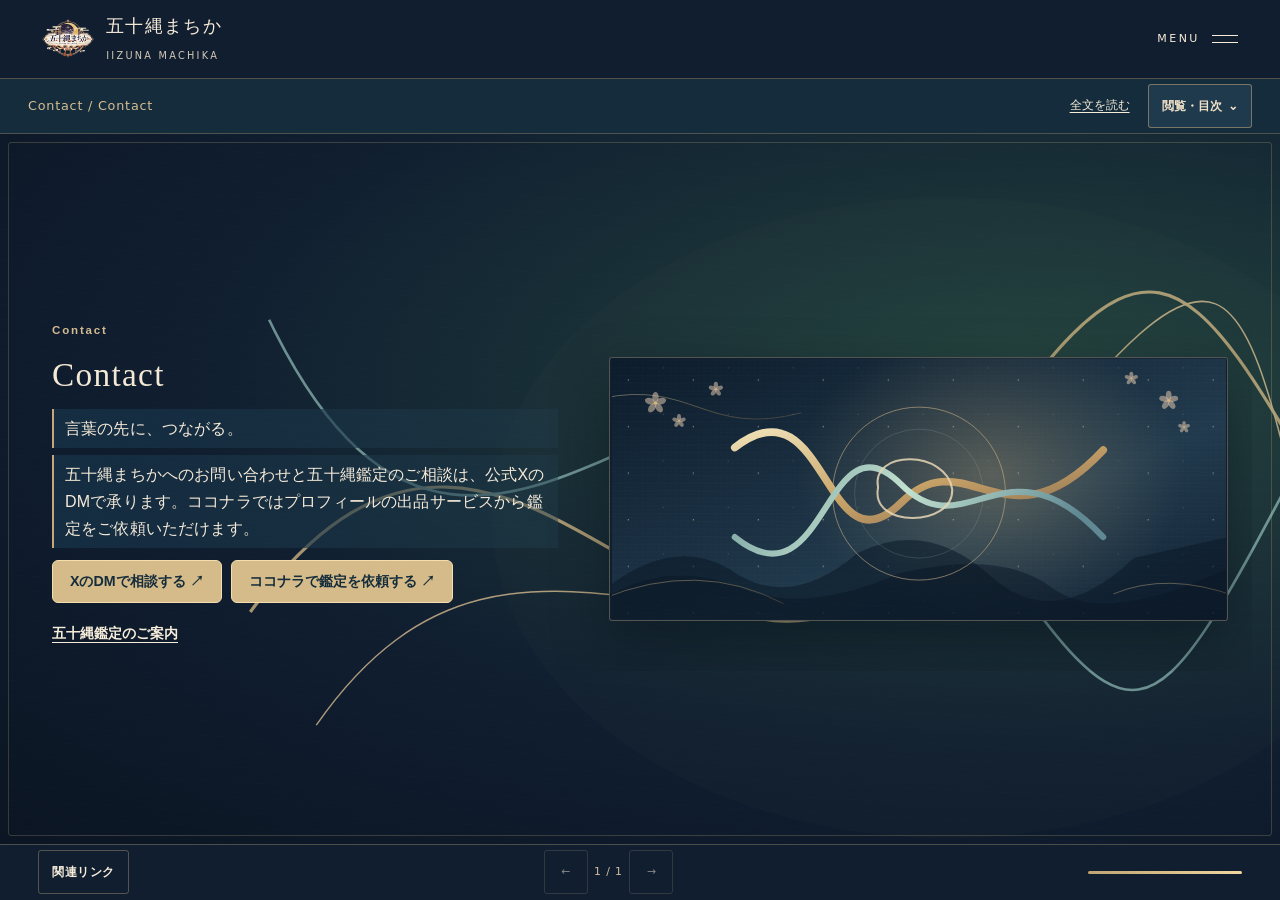
<file: contact.html>
<!DOCTYPE html>

<html lang="ja"><head><meta charset="utf-8"/><meta content="width=device-width,initial-scale=1" name="viewport"/><title>Contact・お問い合わせ｜五十縄まちか</title><meta content="五十縄まちかへのご連絡・五十縄鑑定のご相談は、公式XのDMで受け付けています。" name="description"/><meta content="light dark" name="color-scheme"/><link href="./assets/site.css" rel="stylesheet"/><script defer="" src="./assets/site.js"></script><link href="./assets/diagram.css" rel="stylesheet"/><link href="./assets/ebook.css" rel="stylesheet"/><meta content="#142638" name="theme-color"/><meta content="ja_JP" property="og:locale"/><meta content="website" property="og:type"/><meta content="五十縄まちか" property="og:site_name"/><meta content="Contact・お問い合わせ｜五十縄まちか" property="og:title"/><meta content="五十縄まちかへのご連絡・五十縄鑑定のご相談は、公式XのDMで受け付けています。" property="og:description"/><link href="./assets/images/site-icon.png" rel="icon" type="image/png"/>
<link href="./assets/editorial.css" rel="stylesheet"/>
<link href="https://iizuna-machika.github.io/contact.html" rel="canonical"/><meta content="https://iizuna-machika.github.io/contact.html" property="og:url"/><meta content="summary" name="twitter:card"/><meta content="https://iizuna-machika.github.io/assets/images/official-logo.webp" property="og:image"/><meta content="五十縄まちか公式ロゴ" property="og:image:alt"/><script defer src="./assets/analytics.js"></script>
</head><body class="page-inner page-contact"><a class="skip-link" href="#main">本文へスキップ</a>
<header class="site-header"><a aria-label="五十縄まちか ホーム" class="brand" href="./index.html"><span aria-hidden="true" class="brand-symbol"><img alt="" height="72" src="./assets/images/site-icon.png" width="96"/></span><span><span class="brand-text">五十縄まちか</span><span class="brand-sub">IIZUNA MACHIKA</span></span></a>
<div class="header-actions"><button aria-controls="menu-overlay" aria-expanded="false" aria-label="メニューを開閉" class="menu-button" id="menu-toggle" type="button"><span>MENU</span><span aria-hidden="true" class="hamburger"><i></i><i></i></span></button></div></header>
<nav aria-hidden="true" aria-label="メインメニュー" class="menu-overlay" id="menu-overlay"><div class="menu-inside"><span class="menu-kicker">PAGE / 結びの先へ</span><ul class="menu-list"><li><a href="./index.html"><span>Home</span><small>入口</small></a></li>
<li><a href="./about.html"><span>About</span><small>活動者紹介</small></a></li>
<li><a href="./teachings.html"><span>Teachings</span><small>和の書</small></a></li>
<li><a href="./archive.html"><span>Archive</span><small>思想体系</small></a></li>
<li><a href="./divination.html"><span>Divination</span><small>五十縄鑑定</small></a></li>
<li><a href="./works.html"><span>Works</span><small>作品</small></a></li>
<li><a href="./journal.html"><span>Journal</span><small>文章・物語</small></a></li>
<li><a aria-current="page" href="./contact.html"><span>Contact</span><small>お問い合わせ</small></a></li></ul><p class="menu-bottom">言葉を紡ぎ、人の心を結び、世界をくくる。</p></div></nav><div aria-hidden="true" class="page-scroll-signal"><span class="signal-track"><span class="signal-fill"></span><span class="signal-orb"></span></span><span class="signal-label">結びを辿る</span></div><main id="main" tabindex="-1"><section class="subhero story-banner"><div class="eyebrow">CONTACT</div><h1>お問い合わせ</h1><p>言葉の先に、つながる。</p></section><figure aria-label="CONTACT / 言葉を結ぶ" class="story-motion-panel" data-motion-motif="threads"><div aria-hidden="true" class="story-motion-figure"></div><figcaption>CONTACT / 言葉を結ぶ <span>― 線と光が動く挿絵</span></figcaption></figure><div class="content-shell"><figure class="page-visual reveal"><img alt="異なる二本の線が結び目を形づくるイラスト" height="510" loading="lazy" src="./assets/images/contact-knot.svg" width="1200"/><figcaption>異なる思いが言葉によってつながることを描いた挿絵。</figcaption></figure><div class="reading"><p>五十縄まちかへのお問い合わせと五十縄鑑定のご相談は、公式XのDMで承ります。ココナラではプロフィールの出品サービスから鑑定をご依頼いただけます。</p><figure aria-label="異なる二本の線が交わり言葉がつながる図" class="story-illustration reveal"><svg aria-label="異なる二本の線が交わり言葉がつながる図" class="illustration-svg" role="img" viewbox="0 0 700 310" xmlns="http://www.w3.org/2000/svg"><defs><radialgradient id="halo-contact"><stop offset="0" stop-color="#c4a474" stop-opacity=".18"></stop><stop offset="1" stop-color="#c4a474" stop-opacity="0"></stop></radialgradient></defs><ellipse cx="350" cy="155" fill="url(#halo-contact)" rx="270" ry="150"></ellipse><g class="ink-lines"><path d="M65 225 Q180 15 350 154 T635 58"></path><path d="M65 62 Q180 275 350 154 T635 242"></path></g><g class="ill-nodes"><circle cx="350" cy="154" r="32"></circle></g><g class="ill-labels"><text text-anchor="middle" x="350" y="162">結</text></g></svg><figcaption>対話の入口として、XのDMを使用します。</figcaption></figure><div class="contact-center"><h2>ご相談・鑑定のご依頼</h2>
<p class="contact-actions"><a class="primary-link" href="https://x.com/iizuna_machika" rel="noopener noreferrer" target="_blank">XのDMで相談する ↗</a><a class="primary-link" href="https://coconala.com/users/2673431" rel="noopener noreferrer" target="_blank">ココナラで鑑定を依頼する ↗</a></p>
<p><a class="text-link" href="./divination.html#apply">五十縄鑑定のご案内</a></p></div></div></div></main><footer class="site-footer"><div class="footbrand">五十縄まちか</div><nav aria-label="フッターメニュー" class="footnav"><a href="./index.html">Home</a>
<a href="./about.html">About</a>
<a href="./teachings.html">Teachings</a>
<a href="./archive.html">Archive</a>
<a href="./divination.html">Divination</a>
<a href="./works.html">Works</a>
<a href="./journal.html">Journal</a>
<a href="./contact.html">Contact</a></nav><div class="copyright">© 五十縄まちか · IIZUNA MACHIKA</div><nav aria-label="ご利用に関するご案内" class="legal-footer-links"><a href="./specified-commerce.html">特定商取引法に基づく表記</a><a href="./privacy-policy.html">プライバシーポリシー</a></nav></footer><script defer="" src="./assets/ebook.js"></script></body></html>
</file>
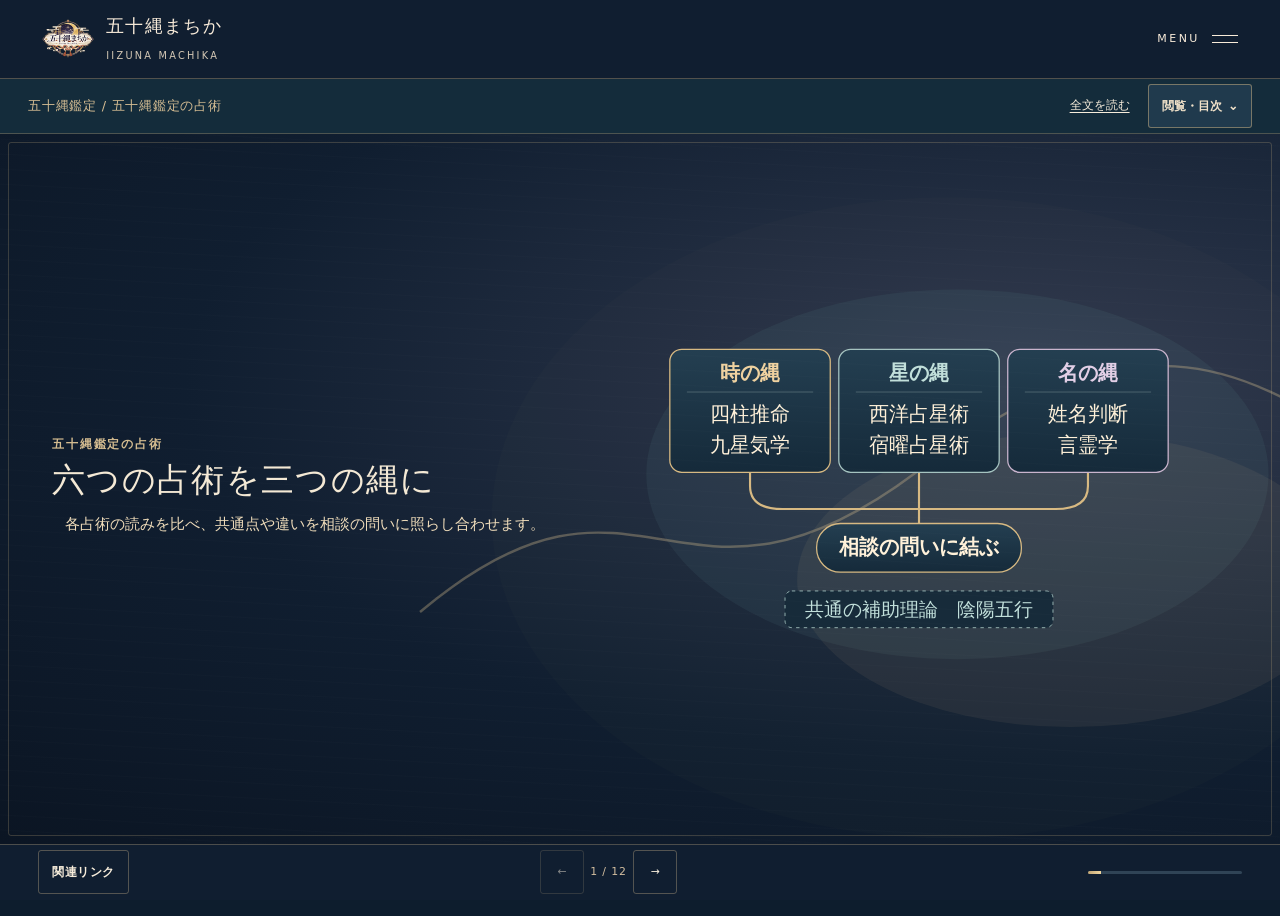
<file: divination.html>
<!DOCTYPE html>

<html lang="ja"><head><meta charset="utf-8"/><meta content="width=device-width,initial-scale=1" name="viewport"/><title>五十縄鑑定・プランと料金｜五十縄まちか</title><meta content="五十縄鑑定の考え方、六占術と三つの縄の役割、4つの鑑定プランと料金、年齢条件・納期・ご依頼方法。" name="description"/><meta content="light dark" name="color-scheme"/><link href="./assets/site.css" rel="stylesheet"/><script defer="" src="./assets/site.js"></script><link href="./assets/diagram.css" rel="stylesheet"/><link href="./assets/ebook.css" rel="stylesheet"/><meta content="#142638" name="theme-color"/><meta content="ja_JP" property="og:locale"/><meta content="website" property="og:type"/><meta content="五十縄まちか" property="og:site_name"/><meta content="五十縄鑑定・プランと料金｜五十縄まちか" property="og:title"/><meta content="五十縄鑑定の考え方、六占術と三つの縄の役割、4つの鑑定プランと料金、年齢条件・納期・ご依頼方法。" property="og:description"/><link href="./assets/images/site-icon.png" rel="icon" type="image/png"/>
<link href="./assets/editorial.css" rel="stylesheet"/>
<link href="https://iizuna-machika.github.io/divination.html" rel="canonical"/><meta content="https://iizuna-machika.github.io/divination.html" property="og:url"/><meta content="summary" name="twitter:card"/><meta content="https://iizuna-machika.github.io/assets/images/official-logo.webp" property="og:image"/><meta content="五十縄まちか公式ロゴ" property="og:image:alt"/><script defer src="./assets/analytics.js"></script>
</head><body class="page-inner page-divination"><a class="skip-link" href="#main">本文へスキップ</a>
<header class="site-header"><a aria-label="五十縄まちか ホーム" class="brand" href="./index.html"><span aria-hidden="true" class="brand-symbol"><img alt="" height="72" src="./assets/images/site-icon.png" width="96"/></span><span><span class="brand-text">五十縄まちか</span><span class="brand-sub">IIZUNA MACHIKA</span></span></a>
<div class="header-actions"><button aria-controls="menu-overlay" aria-expanded="false" aria-label="メニューを開閉" class="menu-button" id="menu-toggle" type="button"><span>MENU</span><span aria-hidden="true" class="hamburger"><i></i><i></i></span></button></div></header>
<nav aria-hidden="true" aria-label="メインメニュー" class="menu-overlay" id="menu-overlay"><div class="menu-inside"><span class="menu-kicker">PAGE / 結びの先へ</span><ul class="menu-list"><li><a href="./index.html"><span>Home</span><small>入口</small></a></li>
<li><a href="./about.html"><span>About</span><small>活動者紹介</small></a></li>
<li><a href="./teachings.html"><span>Teachings</span><small>和の書</small></a></li>
<li><a href="./archive.html"><span>Archive</span><small>思想体系</small></a></li>
<li><a aria-current="page" href="./divination.html"><span>Divination</span><small>五十縄鑑定</small></a></li>
<li><a href="./works.html"><span>Works</span><small>作品</small></a></li>
<li><a href="./journal.html"><span>Journal</span><small>文章・物語</small></a></li>
<li><a href="./contact.html"><span>Contact</span><small>お問い合わせ</small></a></li></ul><p class="menu-bottom">言葉を紡ぎ、人の心を結び、世界をくくる。</p></div></nav><div aria-hidden="true" class="page-scroll-signal"><span class="signal-track"><span class="signal-fill"></span><span class="signal-orb"></span></span><span class="signal-label">結びを辿る</span></div><main id="main" tabindex="-1"><section class="subhero story-banner"><div class="eyebrow">DIVINATION</div><h1>五十縄鑑定</h1><p>自らを知り、これからを選ぶために。</p></section><nav aria-label="鑑定案内の目次" class="service-index doc-toc"><a href="#plans">鑑定プラン・料金</a><a href="#parent-student">高校生向け親子鑑定</a><a href="#consent">親子鑑定の同意書</a><a href="#delivery-refunds">納期・キャンセル・返金</a><a href="#apply">申込方法</a></nav><div class="content-shell"><div class="reading">
<h2 class="section-heading">占いをどう捉えるか</h2>
<p class="leading">自分で考え、自分で選ぶための手掛かりに。</p>
<p>五十縄鑑定では、六つの占術を二つずつ「時の縄」「星の縄」「名の縄」に組み、相談の問いに照らし合わせます。三つの縄は、異なる占術の読みを比べるための五十縄独自の組み方です。鑑定結果は、最後にご自身で選ぶための手掛かりとしてお伝えします。</p>
<figure class="page-visual reveal"><img alt="時の縄は四柱推命と九星気学、星の縄は西洋占星術と宿曜占星術、名の縄は姓名判断と言霊学。三つの縄を相談の問いに結び、陰陽五行は共通の補助理論として使います。" class="divination-method-image" height="350" loading="lazy" src="./assets/images/divination-lenses.svg" width="600"/><figcaption>五十縄鑑定の六つの占術と三つの縄</figcaption></figure>
<h3>六つの占術と三つの縄</h3>
<table class="method-table"><tbody>
<tr><th scope="row">四柱推命</th><td><strong>時の縄。</strong>生年月日と出生時刻から命式を組み立て、干支の関係や時期による変化を読みます。</td></tr>
<tr><th scope="row">九星気学</th><td><strong>時の縄。</strong>生まれの九星、年や月の巡り、方位を分けて捉え、行動する時期や場所を考える手掛かりにします。</td></tr>
<tr><th scope="row">西洋占星術</th><td><strong>星の縄。</strong>出生図の天体、星座、ハウス、天体同士の角度を見て、それぞれの配置や関係を読みます。</td></tr>
<tr><th scope="row">宿曜占星術</th><td><strong>星の縄。</strong>生まれの宿の象意を読みます。対人関係を扱うときは、互いの宿の位置関係を見ます。</td></tr>
<tr><th scope="row">姓名判断</th><td><strong>名の縄。</strong>名前の文字、画数、文字の組み合わせを見ます。活動名などを使っている場合は、どの名前をどう使うかも踏まえます。</td></tr>
<tr><th scope="row">言霊学</th><td><strong>名の縄。</strong>呼び名の響きや音の並びを、採用する考え方に沿って読み解きます。</td></tr>
</tbody></table>
<p>陰陽五行は、干支などの性質や関係を整理するために、必要に応じて使う共通の補助理論です。</p>
<h3>読みを結ぶ四つの段階</h3>
<ol>
<li><strong>内綯い</strong>で、各占術の方式や条件を確かめ、それぞれの読みを組み立てます。</li>
<li><strong>組綯い</strong>で、同じ縄に属する二つの占術を比べ、読みが重なる点や異なる点を見ます。</li>
<li><strong>撚り合わせ</strong>で、相談内容に照らして縄同士の読みを比べます。違いが残る場合はその理由もたどります。</li>
<li><strong>結び</strong>で、読み同士の関係から、相談の問いを新たな角度で考える手掛かりをまとめます。</li>
</ol>
<p class="muted">鑑定では、方式に沿った計算・分類、象意の解釈、複数の読みを結んだ見立てを分けて扱います。解釈には伝統的な象徴を用います。占術による見立ての予測精度は科学的に確立されていません。鑑定では、お選びいただいたプランの占術を、出生情報から読み取れる範囲で用います。相談オプションでは、そのプランの鑑定結果をもとに、ご相談に沿った助言をお伝えします。</p>
</div><h2 class="divider-heading" id="plans">四つの鑑定プラン</h2>
<p class="muted"><strong>相談オプション ＋1,000円</strong>。具体的なご相談について鑑定書に助言を加える場合は、各プランの表示料金に1,000円を加算します。ご希望の方は事前フォームで相談オプションを選び、相談内容をご記入ください。</p>
<div class="paper-grid"><article class="paper-card plan-card"><span class="small-cap">PLAN 01</span><h3>一葉ノ灯</h3><div class="price">1,500円</div><p>性質・強み・考え方の傾向を簡潔に見つめる。</p></article><article class="paper-card plan-card"><span class="small-cap">PLAN 02</span><h3>月詠ノ便</h3><div class="price">2,000円</div><p>月ごとの流れや行動の指針を整理する。</p></article><article class="paper-card plan-card"><span class="small-cap">PLAN 03</span><h3>巡歴ノ書</h3><div class="price">3,000円</div><p>指定した一年の全体テーマと上半期・下半期を読む。</p></article><article class="paper-card plan-card"><span class="small-cap">PLAN 04</span><h3>天命綴</h3><div class="price">5,000円</div><p>指定した一年を1月から12月まで月別に詳しく読む。</p></article></div><div class="reading"><h2 class="divider-heading" id="parent-student">高校生の方へ｜親子鑑定</h2><p>高校生からの依頼には、保護者本人の同意と保護者自身の鑑定に必要な情報の提供を条件としています。高校生本人と保護者に、同じプランの鑑定書をそれぞれ作成します。</p><div class="callout-age"><h3>年齢・料金・納期のご案内</h3><p><strong>16歳未満：</strong>受付不可。</p><p><strong>高校生以外：</strong>通常鑑定は原則18歳以上が対象です。</p><p><strong>16歳以上の高校生：</strong>保護者・高校生本人の双方の署名済み同意書を依頼ごとに提出していただきます。保護者にも同一プランの鑑定書を追加料金なしで作成します。</p><p><strong>通常の納期：</strong>3〜7日。</p><p><strong>親子鑑定の納期：</strong>7〜14日（目安）。双方の同意、必要情報、お支払いの確認がすべて完了してから起算します。</p><p>親子鑑定ではそれぞれの鑑定書を独立して作成し、保護者を納品先として、保護者から高校生本人にも鑑定書全体を共有していただきます。共有完了報告は任意です。</p></div><div class="reading"><h3 id="consent">保護者・高校生本人の同意書</h3><p>親子鑑定のご依頼ごとに、保護者と高校生本人がそれぞれ署名した同意書が必要です。電子入力・電子署名、手書き署名後の画像提出に対応します。原則として署名済み同意書で確認し、疑義がある場合のみ追加確認します。双方の同意を確認できない場合は受け付けません。</p><p><a class="text-link" download="" href="./assets/parent-student-consent.pdf">高校生向け親子鑑定 同意書（PDF）をダウンロード</a></p><h3 id="delivery-refunds">納品後の対応と返金条件</h3><p>通常鑑定は入金・必要情報の受領がともに完了した日を基準として、翌日を1日目とする暦日で通常3〜7日を目安に納品します。高校生向け親子鑑定は通常7〜14日を目安とし、双方の同意・必要情報・支払いの確認後に進めます。遅延時は連絡し、新たな納期を提示します。</p><p>作業開始前の自己都合キャンセルは原則全額返金、開始通知後は原則返金不可です。ただし法令上の権利・事業者側の不備・各プラットフォームの規約を優先します。高校生向け親子鑑定では、保護者または本人の同意撤回をいつでも受け付け、納品後であっても原則全額返金します。返金は原則銀行振込で、必要な返金先情報の確認後7営業日以内に手続きを行い、振込手数料は運営者負担とします。</p><p>納品後30日以内は、納品済み鑑定書の説明・補足に回数制限なく無料で対応します。回答期限は設けず順次対応します。30日経過後も既存結果の意味・根拠の説明は無料です。新たな分析・詳細解釈は内容と作業量に応じてお見積もりします。新しいテーマは別の鑑定依頼となります。</p><p>鑑定書を紛失した場合の再発行は、保存済みデータがある場合に限り初回無料、2回目以降100円です。内容の誤りが運営者側に起因する場合は無料で訂正し、依頼者側の変更は個別に判断します。</p></div><h3 id="before-request">ご依頼前にご確認ください</h3>
<ul>
<li><strong>料金とお支払い</strong>　相談オプションをご希望の場合は、基本料金に1,000円を加算します。月詠ノ便は基本2,000円、相談付きで3,000円です。X経由は銀行振込による前払いで、振込手数料はお客様のご負担です。</li>
<li><strong>相談と出生情報</strong>　相談への助言は、お選びいただいたプランの鑑定結果をもとにお伝えします。出生時刻や出生地がわからない場合も、ご回答いただける情報の範囲で鑑定します。</li>
<li><strong>納期とキャンセル</strong>　通常鑑定は、ご入金と必要情報が揃った日の翌日から数えて3〜7日が納品の目安です。<a class="text-link" href="#delivery-refunds">キャンセル・返金条件</a>をご確認ください。</li>
</ul>
<h3 id="apply">ご依頼について</h3><p>鑑定のご相談は公式XのDMで受け付けます。ココナラではプロフィールの出品サービスから鑑定をご依頼いただけます。ホームページ内に申込フォームや決済機能は設けていません。</p><p><a class="primary-link" href="https://coconala.com/users/2673431" rel="noopener noreferrer" target="_blank">ココナラで鑑定を依頼する ↗</a></p><p>X経由の通常鑑定は銀行振込による前払いを基本とします。ココナラ経由は同サービス所定の決済方法を使用します。有料補足はX経由の場合、納品後7日以内の後払いを基本とし、支払い方法は個別に合意します。</p><p>鑑定書は独立したHTMLファイルを基本とし、依頼を受けたサービス内で納品します。閲覧できない場合は対応可能な形式へ無料で変換・再納品します。</p></div></div></main><p class="legal-service-notice">ご依頼前に、料金・キャンセル条件・個人情報の取扱いをご確認ください。 <a href="./specified-commerce.html">特定商取引法に基づく表記</a> ／ <a href="./privacy-policy.html">プライバシーポリシー</a></p><footer class="site-footer"><div class="footbrand">五十縄まちか</div><nav aria-label="フッターメニュー" class="footnav"><a href="./index.html">Home</a>
<a href="./about.html">About</a>
<a href="./teachings.html">Teachings</a>
<a href="./archive.html">Archive</a>
<a href="./divination.html">Divination</a>
<a href="./works.html">Works</a>
<a href="./journal.html">Journal</a>
<a href="./contact.html">Contact</a></nav><div class="copyright">© 五十縄まちか · IIZUNA MACHIKA</div><nav aria-label="ご利用に関するご案内" class="legal-footer-links"><a href="./specified-commerce.html">特定商取引法に基づく表記</a><a href="./privacy-policy.html">プライバシーポリシー</a></nav></footer><script defer="" src="./assets/ebook.js"></script></body></html>
</file>
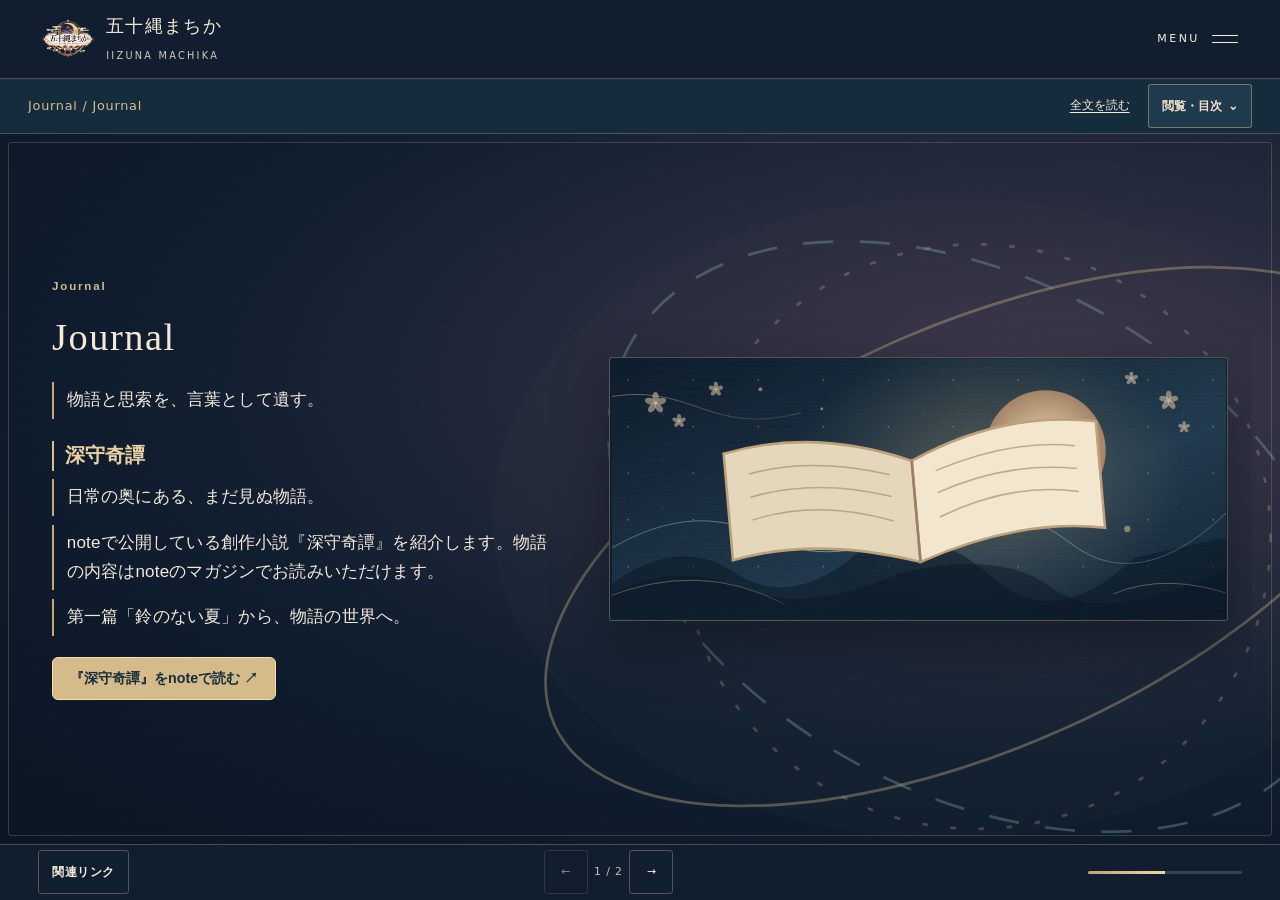
<file: journal.html>
<!DOCTYPE html>

<html lang="ja"><head><meta charset="utf-8"/><meta content="width=device-width,initial-scale=1" name="viewport"/><title>Journal・深守奇譚｜五十縄まちか</title><meta content="五十縄まちかの創作と文章。noteで公開されている物語『深守奇譚』をご案内します。" name="description"/><meta content="light dark" name="color-scheme"/><link href="./assets/site.css" rel="stylesheet"/><script defer="" src="./assets/site.js"></script><link href="./assets/diagram.css" rel="stylesheet"/><link href="./assets/ebook.css" rel="stylesheet"/><meta content="#142638" name="theme-color"/><meta content="ja_JP" property="og:locale"/><meta content="website" property="og:type"/><meta content="五十縄まちか" property="og:site_name"/><meta content="Journal・深守奇譚｜五十縄まちか" property="og:title"/><meta content="五十縄まちかの創作と文章。noteで公開されている物語『深守奇譚』をご案内します。" property="og:description"/><link href="./assets/images/site-icon.png" rel="icon" type="image/png"/>
<link href="./assets/editorial.css" rel="stylesheet"/>
<link href="https://iizuna-machika.github.io/journal.html" rel="canonical"/><meta content="https://iizuna-machika.github.io/journal.html" property="og:url"/><meta content="summary" name="twitter:card"/><meta content="https://iizuna-machika.github.io/assets/images/official-logo.webp" property="og:image"/><meta content="五十縄まちか公式ロゴ" property="og:image:alt"/><script defer src="./assets/analytics.js"></script>
</head><body class="page-inner page-journal"><a class="skip-link" href="#main">本文へスキップ</a>
<header class="site-header"><a aria-label="五十縄まちか ホーム" class="brand" href="./index.html"><span aria-hidden="true" class="brand-symbol"><img alt="" height="72" src="./assets/images/site-icon.png" width="96"/></span><span><span class="brand-text">五十縄まちか</span><span class="brand-sub">IIZUNA MACHIKA</span></span></a>
<div class="header-actions"><button aria-controls="menu-overlay" aria-expanded="false" aria-label="メニューを開閉" class="menu-button" id="menu-toggle" type="button"><span>MENU</span><span aria-hidden="true" class="hamburger"><i></i><i></i></span></button></div></header>
<nav aria-hidden="true" aria-label="メインメニュー" class="menu-overlay" id="menu-overlay"><div class="menu-inside"><span class="menu-kicker">PAGE / 結びの先へ</span><ul class="menu-list"><li><a href="./index.html"><span>Home</span><small>入口</small></a></li>
<li><a href="./about.html"><span>About</span><small>活動者紹介</small></a></li>
<li><a href="./teachings.html"><span>Teachings</span><small>和の書</small></a></li>
<li><a href="./archive.html"><span>Archive</span><small>思想体系</small></a></li>
<li><a href="./divination.html"><span>Divination</span><small>五十縄鑑定</small></a></li>
<li><a href="./works.html"><span>Works</span><small>作品</small></a></li>
<li><a aria-current="page" href="./journal.html"><span>Journal</span><small>文章・物語</small></a></li>
<li><a href="./contact.html"><span>Contact</span><small>お問い合わせ</small></a></li></ul><p class="menu-bottom">言葉を紡ぎ、人の心を結び、世界をくくる。</p></div></nav><div aria-hidden="true" class="page-scroll-signal"><span class="signal-track"><span class="signal-fill"></span><span class="signal-orb"></span></span><span class="signal-label">結びを辿る</span></div><main id="main" tabindex="-1"><section class="subhero story-banner"><div class="eyebrow">JOURNAL</div><h1>言葉の記録</h1><p>物語と思索を、言葉として遺す。</p></section><figure aria-label="JOURNAL / 物語がひらく" class="story-motion-panel" data-motion-motif="book"><div aria-hidden="true" class="story-motion-figure"></div><figcaption>JOURNAL / 物語がひらく <span>― 線と光が動く挿絵</span></figcaption></figure><div class="content-shell"><figure class="page-visual reveal"><img alt="月夜に開かれた物語の本を描くイラスト" height="510" loading="lazy" src="./assets/images/journal-story.svg" width="1200"/><figcaption>書物と月夜を描いたサイト用の創作挿絵。『深守奇譚』の公式表紙ではありません。</figcaption></figure><figure aria-label="左右に開く本のページを表す墨線の図" class="story-illustration reveal"><svg aria-label="左右に開く本のページを表す墨線の図" class="illustration-svg" role="img" viewbox="0 0 700 310" xmlns="http://www.w3.org/2000/svg"><defs><radialgradient id="halo-journal"><stop offset="0" stop-color="#c4a474" stop-opacity=".18"></stop><stop offset="1" stop-color="#c4a474" stop-opacity="0"></stop></radialgradient></defs><ellipse cx="350" cy="155" fill="url(#halo-journal)" rx="270" ry="150"></ellipse><g class="ink-lines"><path d="M350 258 C262 214 185 216 105 244 L105 70 Q230 35 350 95 Z"></path><path d="M350 258 C440 214 515 215 595 244 L595 70 Q472 35 350 95 Z"></path><path d="M350 95 L350 258"></path><path d="M145 125 Q235 90 310 128"></path><path d="M393 129 Q475 95 552 125"></path><path d="M145 167 Q230 137 310 168"></path><path d="M393 171 Q475 140 552 169"></path></g><circle cx="350" cy="81" fill="#bda47a" r="7"></circle></svg><figcaption>物語への入口を、開いた書物で表現しています。</figcaption></figure><div class="novel-spotlight"><div aria-label="和モダンの作品紹介用の抽象背景" class="novel-cover"><span>深守奇譚</span></div><div><div class="eyebrow">JOURNAL · NOVEL</div><h2 class="section-heading" style="margin-top:12px">深守奇譚</h2><p class="leading">日常の奥にある、まだ見ぬ物語。</p><p>noteで公開している創作小説『深守奇譚』を紹介します。物語の内容はnoteのマガジンでお読みいただけます。</p><p>第一篇「鈴のない夏」から、物語の世界へ。</p><p><a class="primary-link" href="https://note.com/iizuna_machika/m/m01173cefed60" rel="noopener noreferrer" target="_blank">『深守奇譚』をnoteで読む　↗</a></p></div></div><div class="reading"><h2 class="divider-heading">文章の発信先</h2><p>ほかの文章や活動記録は、公式noteでご覧いただけます。</p><p><a class="text-link" href="https://note.com/iizuna_machika" rel="noopener noreferrer" target="_blank">五十縄まちか 公式note ↗</a></p><div class="note-panel">表紙風の画像はサイト独自の装飾です。作品本文はnoteでお読みいただけます。</div></div></div></main><footer class="site-footer"><div class="footbrand">五十縄まちか</div><nav aria-label="フッターメニュー" class="footnav"><a href="./index.html">Home</a>
<a href="./about.html">About</a>
<a href="./teachings.html">Teachings</a>
<a href="./archive.html">Archive</a>
<a href="./divination.html">Divination</a>
<a href="./works.html">Works</a>
<a href="./journal.html">Journal</a>
<a href="./contact.html">Contact</a></nav><div class="copyright">© 五十縄まちか · IIZUNA MACHIKA</div><nav aria-label="ご利用に関するご案内" class="legal-footer-links"><a href="./specified-commerce.html">特定商取引法に基づく表記</a><a href="./privacy-policy.html">プライバシーポリシー</a></nav></footer><script defer="" src="./assets/ebook.js"></script></body></html>
</file>
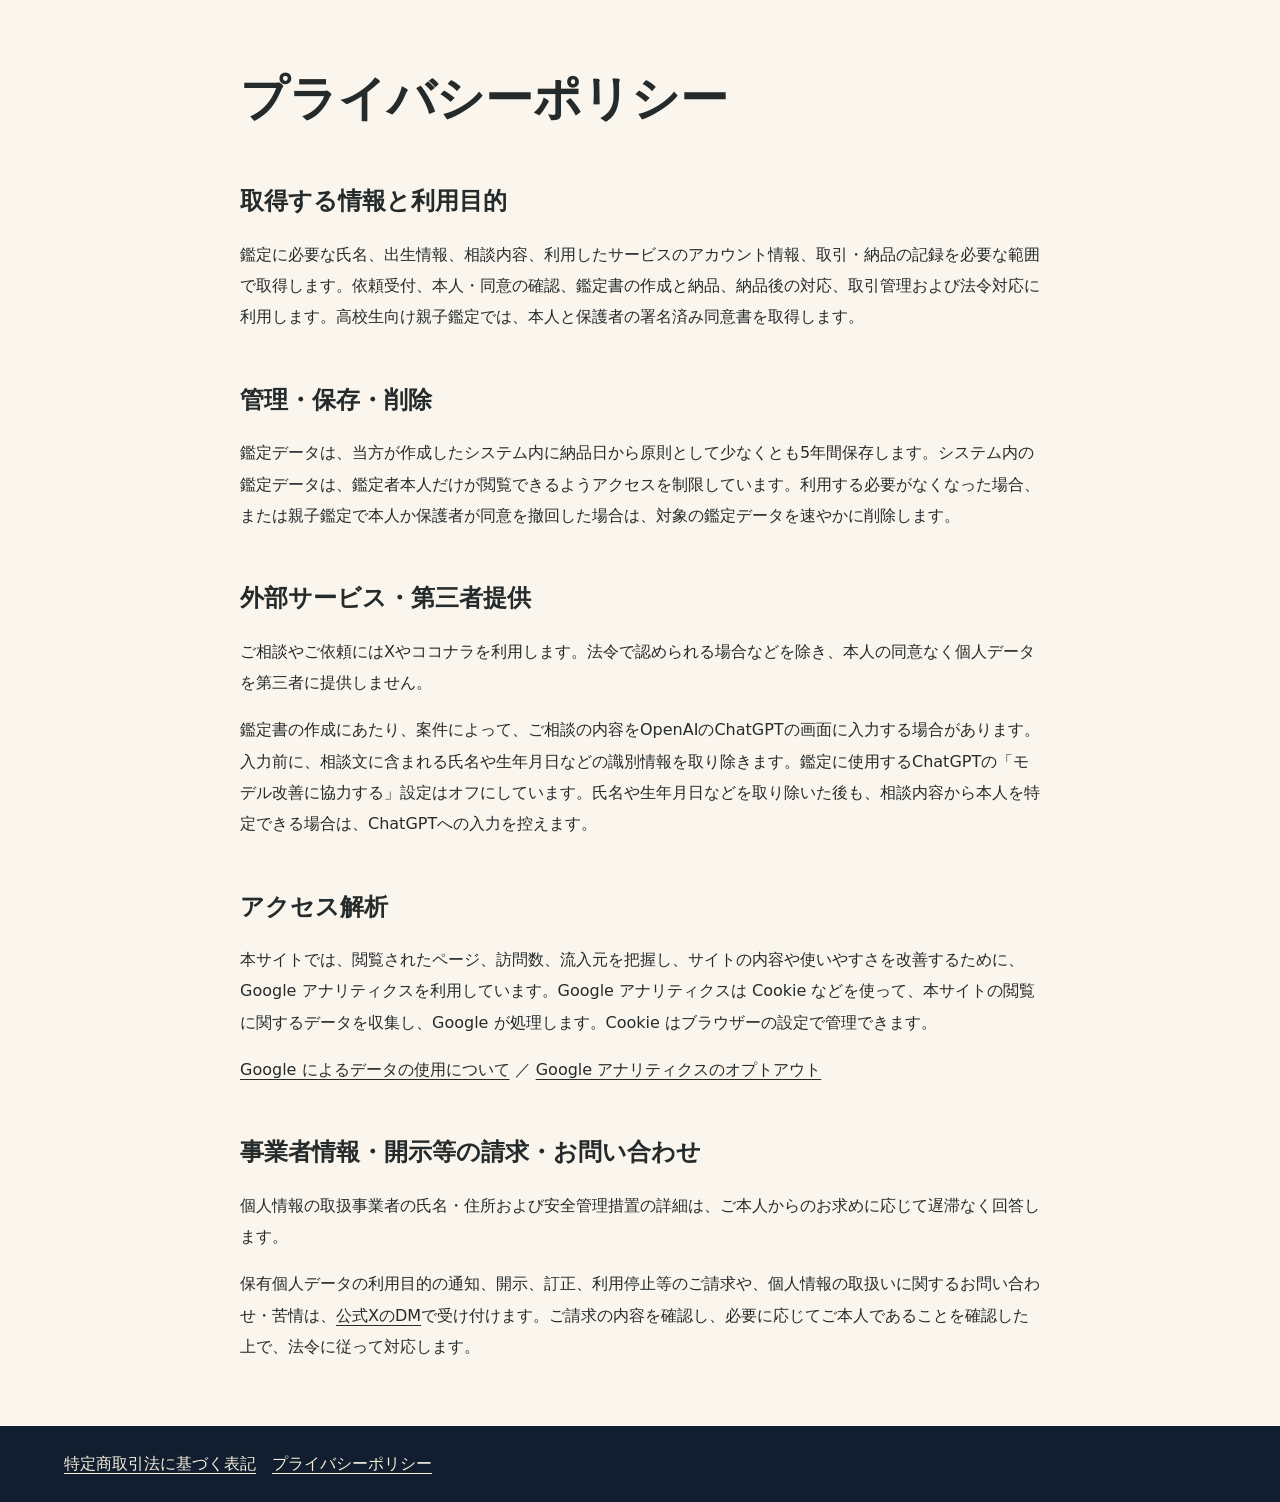
<file: privacy-policy.html>
<!DOCTYPE html>

<html lang="ja">
<head>
<meta charset="utf-8"/>
<meta content="width=device-width, initial-scale=1" name="viewport"/>

<title>プライバシーポリシー｜五十縄鑑定</title>
<meta content="五十縄鑑定で取得する個人情報の利用目的と取扱い。" name="description"/>
<link href="https://iizuna-machika.github.io/privacy-policy.html" rel="canonical"/><meta content="https://iizuna-machika.github.io/privacy-policy.html" property="og:url"/><meta content="五十縄まちか" property="og:site_name"/><meta content="website" property="og:type"/><meta content="プライバシーポリシー｜五十縄鑑定" property="og:title"/><meta content="五十縄鑑定で取得する個人情報の利用目的と取扱い。" property="og:description"/><meta content="summary" name="twitter:card"/><meta content="https://iizuna-machika.github.io/assets/images/official-logo.webp" property="og:image"/><meta content="五十縄まちか公式ロゴ" property="og:image:alt"/><link href="./assets/images/site-icon.png" rel="icon" type="image/png"/><link href="./assets/site.css" rel="stylesheet"/><link href="./assets/editorial.css" rel="stylesheet"/><script defer src="./assets/analytics.js"></script>
</head>
<body class="page-legal">
<main>
<h1>プライバシーポリシー</h1>
<h2>取得する情報と利用目的</h2>
<p>鑑定に必要な氏名、出生情報、相談内容、利用したサービスのアカウント情報、取引・納品の記録を必要な範囲で取得します。依頼受付、本人・同意の確認、鑑定書の作成と納品、納品後の対応、取引管理および法令対応に利用します。高校生向け親子鑑定では、本人と保護者の署名済み同意書を取得します。</p>
<h2>管理・保存・削除</h2>
<p>鑑定データは、当方が作成したシステム内に納品日から原則として少なくとも5年間保存します。システム内の鑑定データは、鑑定者本人だけが閲覧できるようアクセスを制限しています。利用する必要がなくなった場合、または親子鑑定で本人か保護者が同意を撤回した場合は、対象の鑑定データを速やかに削除します。</p>
<h2>外部サービス・第三者提供</h2>
<p>ご相談やご依頼にはXやココナラを利用します。法令で認められる場合などを除き、本人の同意なく個人データを第三者に提供しません。</p>
<p>鑑定書の作成にあたり、案件によって、ご相談の内容をOpenAIのChatGPTの画面に入力する場合があります。入力前に、相談文に含まれる氏名や生年月日などの識別情報を取り除きます。鑑定に使用するChatGPTの「モデル改善に協力する」設定はオフにしています。氏名や生年月日などを取り除いた後も、相談内容から本人を特定できる場合は、ChatGPTへの入力を控えます。</p>
<h2 id="site-analytics">アクセス解析</h2>
<p>本サイトでは、閲覧されたページ、訪問数、流入元を把握し、サイトの内容や使いやすさを改善するために、Google アナリティクスを利用しています。Google アナリティクスは Cookie などを使って、本サイトの閲覧に関するデータを収集し、Google が処理します。Cookie はブラウザーの設定で管理できます。</p>
<p><a href="https://policies.google.com/technologies/partner-sites?hl=ja">Google によるデータの使用について</a> ／ <a href="https://tools.google.com/dlpage/gaoptout?hl=ja">Google アナリティクスのオプトアウト</a></p>
<h2>事業者情報・開示等の請求・お問い合わせ</h2>
<p>個人情報の取扱事業者の氏名・住所および安全管理措置の詳細は、ご本人からのお求めに応じて遅滞なく回答します。</p>
<p>保有個人データの利用目的の通知、開示、訂正、利用停止等のご請求や、個人情報の取扱いに関するお問い合わせ・苦情は、<a href="https://x.com/iizuna_machika">公式XのDM</a>で受け付けます。ご請求の内容を確認し、必要に応じてご本人であることを確認した上で、法令に従って対応します。</p>
</main>
<footer class="site-footer"><nav aria-label="ご利用に関するご案内" class="legal-footer-links"><a href="./specified-commerce.html">特定商取引法に基づく表記</a><a href="./privacy-policy.html">プライバシーポリシー</a></nav></footer></body>
</html>
</file>
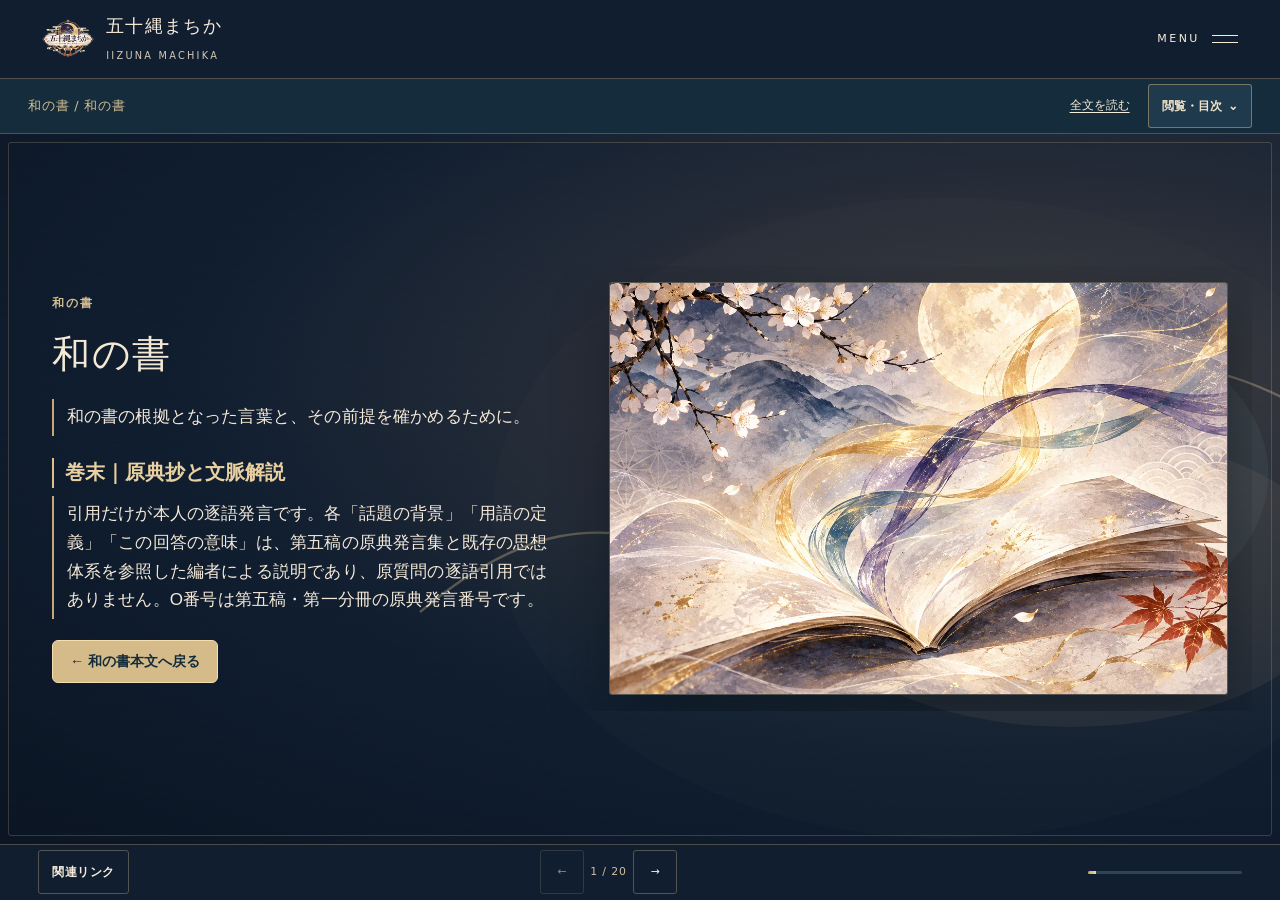
<file: teachings-notes.html>
<!DOCTYPE html>

<html lang="ja"><head><meta charset="utf-8"/><meta content="width=device-width,initial-scale=1" name="viewport"/><title>和の書｜原典抄と文脈注解｜五十縄まちか</title><meta content="『和の書』の原典引用と、その文脈や用語についての注解。原文と編集による解説を分けて読むための資料です。" name="description"/><meta content="light dark" name="color-scheme"/><link href="./assets/site.css" rel="stylesheet"/><script defer="" src="./assets/site.js"></script><link href="./assets/diagram.css" rel="stylesheet"/><link href="./assets/ebook.css" rel="stylesheet"/><meta content="#142638" name="theme-color"/><meta content="ja_JP" property="og:locale"/><meta content="website" property="og:type"/><meta content="五十縄まちか" property="og:site_name"/><meta content="和の書｜原典抄と文脈注解｜五十縄まちか" property="og:title"/><meta content="『和の書』の原典引用と、その文脈や用語についての注解。原文と編集による解説を分けて読むための資料です。" property="og:description"/><link href="./assets/images/site-icon.png" rel="icon" type="image/png"/>
<link href="./assets/editorial.css" rel="stylesheet"/>
<link href="https://iizuna-machika.github.io/teachings-notes.html" rel="canonical"/><meta content="https://iizuna-machika.github.io/teachings-notes.html" property="og:url"/><meta content="summary" name="twitter:card"/><meta content="https://iizuna-machika.github.io/assets/images/official-logo.webp" property="og:image"/><meta content="五十縄まちか公式ロゴ" property="og:image:alt"/><script defer src="./assets/analytics.js"></script>
</head><body class="page-inner page-teachings"><a class="skip-link" href="#main">本文へスキップ</a>
<header class="site-header"><a aria-label="五十縄まちか ホーム" class="brand" href="./index.html"><span aria-hidden="true" class="brand-symbol"><img alt="" height="72" src="./assets/images/site-icon.png" width="96"/></span><span><span class="brand-text">五十縄まちか</span><span class="brand-sub">IIZUNA MACHIKA</span></span></a>
<div class="header-actions"><button aria-controls="menu-overlay" aria-expanded="false" aria-label="メニューを開閉" class="menu-button" id="menu-toggle" type="button"><span>MENU</span><span aria-hidden="true" class="hamburger"><i></i><i></i></span></button></div></header>
<nav aria-hidden="true" aria-label="メインメニュー" class="menu-overlay" id="menu-overlay"><div class="menu-inside"><span class="menu-kicker">PAGE / 結びの先へ</span><ul class="menu-list"><li><a href="./index.html"><span>Home</span><small>入口</small></a></li>
<li><a href="./about.html"><span>About</span><small>活動者紹介</small></a></li>
<li><a href="./teachings.html"><span>Teachings</span><small>和の書</small></a></li>
<li><a href="./archive.html"><span>Archive</span><small>思想体系</small></a></li>
<li><a href="./divination.html"><span>Divination</span><small>五十縄鑑定</small></a></li>
<li><a href="./works.html"><span>Works</span><small>作品</small></a></li>
<li><a href="./journal.html"><span>Journal</span><small>文章・物語</small></a></li>
<li><a href="./contact.html"><span>Contact</span><small>お問い合わせ</small></a></li></ul><p class="menu-bottom">言葉を紡ぎ、人の心を結び、世界をくくる。</p></div></nav><div aria-hidden="true" class="page-scroll-signal"><span class="signal-track"><span class="signal-fill"></span><span class="signal-orb"></span></span><span class="signal-label">結びを辿る</span></div><main id="main" tabindex="-1"><section class="subhero story-banner"><div class="eyebrow">TEACHINGS / REFERENCE</div><h1>原典抄と文脈注解</h1><p>和の書の根拠となった言葉と、その前提を確かめるために。</p></section><figure aria-label="SOURCE / 原典と注解" class="story-motion-panel" data-motion-motif="quote"><div aria-hidden="true" class="story-motion-figure"></div><figcaption>SOURCE / 原典と注解 <span>― 線と光が動く挿絵</span></figcaption></figure><div class="content-shell"><figure class="page-visual reveal"><img alt="和紙の書物から異なる光の帯が立ち上がる、幻想的な創作イラスト" height="800" loading="lazy" src="./assets/images/teachings-washi-book.webp" width="1200"/><figcaption>和紙と光の帯によって、異なるものが出会う「和」の世界観を表現した挿絵。</figcaption></figure><div class="note-panel"><strong>原典引用と注解について</strong>｜引用箇所は選定した原典集に基づき、背景・用語の説明は編者による整理です。原文と解説を区別してご覧ください。</div><p class="doc-backlink"><a class="primary-link" href="./teachings.html">← 和の書本文へ戻る</a></p><nav aria-label="原典抄17項目の目次" class="doc-toc" id="doc-start"><p class="toc-title">原典抄　｜　17件の発言へ</p><ol><li><a href="#original-03">1. 和と三竦み（O02）</a></li><li><a href="#original-04">2. 和を形成する条件（O02）</a></li><li><a href="#original-05">3. 三竦みの相互性（O03）</a></li><li><a href="#original-06">4. 成長を願う（O06）</a></li><li><a href="#original-07">5. 責任（O10）</a></li><li><a href="#original-08">6. 自己処罰への戒め（O11）</a></li><li><a href="#original-09">7. 弱い人から人間へ（O12）</a></li><li><a href="#original-10">8. 自律と自立（O13）</a></li><li><a href="#original-11">9. 犠牲なき和（O16）</a></li><li><a href="#original-12">10. 終わりの後（O18）</a></li><li><a href="#original-13">11. 継承（O20）</a></li><li><a href="#original-14">12. 善の定義（O22）</a></li><li><a href="#original-15">13. 尊重か保護か（O22）</a></li><li><a href="#original-16">14. 議論の理由（O23）</a></li><li><a href="#original-17">15. 善の不一致をめぐる主張（O24）</a></li><li><a href="#original-18">16. 議論の前提（O24）</a></li><li><a href="#original-19">17. 第三の選択肢（O25）</a></li></ol></nav><article class="reading note-doc"><h2>巻末｜原典抄と文脈解説</h2><p>引用だけが本人の逐語発言です。各「話題の背景」「用語の定義」「この回答の意味」は、第五稿の原典発言集と既存の思想体系を参照した<strong>編者による説明</strong>であり、原質問の逐語引用ではありません。O番号は第五稿・第一分冊の原典発言番号です。</p><h3 id="original-01">はじめて読む人のための基本用語</h3><ul>
<li><strong>和</strong>：違う人や存在が互いを尊重し、健全に結びつこうとする理念。意見が一致している状態だけを指さない。</li>
<li><strong>知・徳・体</strong>：知は経験を知恵にする働き、徳は情と意志をもって多角的に判断する働き、体は考えを実際に行動へ移す身体の働き。三つは互いに補い合う。</li>
<li><strong>三竦み</strong>：三者が互いを必要とし、抑制し、支え合う関係。どれか一つを万能としない。</li>
<li><strong>善</strong>：知・徳・体の三竦みが健全に働いていること。本人が明示した倫理上の基準。</li>
<li><strong>自律・自立</strong>：自律は己を律すること。自立は他者の助けを受けても主体的に人生を歩むこと。孤立とは異なる。</li>
<li><strong>「人」から「人間に成る」</strong>：弱さをもつ人が成長を目指すという哲学的比喩。人権や尊厳の優劣を表す言葉ではない。</li>
<li><strong>議論と目的</strong>：最初に互いのゴールを言葉で示し、経験や常識の違いを理解しながら道を探すこと。</li>
<li><strong>折衷・第三の道</strong>：二者択一に閉じず、条件の見直し、双方の目的を満たす別案、新しい方法を探すこと。</li>
<li><strong>守る・尊重する</strong>：本人の現在と未来の善を判断し、尊重するか守るかを考えること。具体的な保護方法や権限は引き続き検証する。</li>
<li><strong>継承</strong>：不変の根本三原理は保ちつつ、伝える言葉や方法を時代に応じて変えて受け継ぐこと。</li>
</ul><h3 id="original-02">本人の発言と、その前提</h3><h3 id="original-03">1. 和と三竦み（O02）</h3><p><strong>話題の背景（編者注）：</strong> 「日本古来の精神性」とは具体的に何を指すのか、という話題で述べられた。特定の昔の制度へ戻すことではなく、思想の中心として何を据えるかを説明している。</p><p><strong>用語の定義（編者注）：</strong> <strong>和</strong>＝調和。違う立場や存在が、互いを無理に同一化せずに結びつくことを目指す理念。</p><p><strong>本人の発言（原文）：</strong></p><blockquote>
<p>これは大枠で言えば調和の和です。</p>
</blockquote><p><strong>この回答の意味（編者注）：</strong> この発言の「これ」は「日本古来の精神性」を指す。和を「反対してはいけない」という意味に限定していない。後の対話では、意見が違うからこそ議論するという実践が示された。</p><p><strong>対応する本文：</strong> 第一章・第五章</p><h3 id="original-04">2. 和を形成する条件（O02）</h3><p><strong>話題の背景（編者注）：</strong> 「和」という理念だけで、実際に和を作れるのか。和を成立させるために何が必要かを説明した。</p><p><strong>用語の定義（編者注）：</strong> <strong>知</strong>＝経験を知恵へ変える知性。<strong>徳</strong>＝己と他を切り分け、多角的に見て、相手に合った健全な行動を選ぶ仁徳。<strong>体</strong>＝感じ、考えたことを無理なく行動に移せる身体を育むこと。</p><p><strong>本人の発言（原文）：</strong></p><blockquote>
<p>これを形成するには知、徳、体の全てが必要です。</p>
</blockquote><p><strong>この回答の意味（編者注）：</strong> 「全てが必要」とは、知識だけでも、善意だけでも、行動力だけでも和は成り立たないという考えを示す。体の差が人の尊厳の差であるという意味ではない。</p><p><strong>対応する本文：</strong> 第二章</p><h3 id="original-05">3. 三竦みの相互性（O03）</h3><p><strong>話題の背景（編者注）：</strong> 知・徳・体を三つ並べた理由が問われ、三者の相互依存と偏りによる問題を説明した。</p><p><strong>用語の定義（編者注）：</strong> <strong>三竦み（さんすくみ）</strong>＝三者が互いを必要とし、補い、偏りを抑え合う関係。本書では三者の優劣や単純な合計点を意味しない。</p><p><strong>本人の発言（原文）：</strong></p><blockquote>
<p>知、徳、体は三竦みであり、そして互いになくてはいけない存在だと考えます。</p>
</blockquote><p><strong>この回答の意味（編者注）：</strong> 知があっても徳と体が欠ければ驕りや実行不足へ、徳だけでは判断や戦略の不足へ、体だけでは本能的な行動へ偏るという説明につながる。</p><p><strong>対応する本文：</strong> 第二章</p><h3 id="original-06">4. 成長を願う（O06）</h3><p><strong>話題の背景（編者注）：</strong> 他者の弱さや成長に向き合う際、指導する側はどんな態度を取るべきかという話題で述べられた。</p><p><strong>用語の定義（編者注）：</strong> <strong>願う</strong>＝相手の成長を望むこと。<strong>己が悩む</strong>＝成長しない責任を相手だけに押しつけず、自分がどう関われるかを考え続けること。</p><p><strong>本人の発言（原文）：</strong></p><blockquote>
<p>本来は他者が成長出来るように「願う」や「己が悩む」が正しいのではないかと思ってます。</p>
</blockquote><p><strong>この回答の意味（編者注）：</strong> 相手に無理やり成長を求めるより、教育者や支援者自身も考え、学び直す姿勢を重んじるという意味。何の支援もしないことを求めた発言ではない。</p><p><strong>対応する本文：</strong> 第七章</p><h3 id="original-07">5. 責任（O10）</h3><p><strong>話題の背景（編者注）：</strong> 結果と、その結果へ至った判断の過程のどちらに責任を持つのかという問いに、両方だと答え、その引き受け方を説明した。</p><p><strong>用語の定義（編者注）：</strong> <strong>反芻（はんすう）</strong>＝経験や失敗を繰り返し振り返り、意味や判断を省みること。<strong>己の傷として刻む</strong>＝過去を忘れず、今後の行いに対する自覚として持ち続けるという比喩。</p><p><strong>本人の発言（原文）：</strong></p><blockquote>
<p>結果を人生を終えるまで己の傷として刻み、それを反芻して常に省みることです</p>
</blockquote><p><strong>この回答の意味（編者注）：</strong> 過ちを消し去ったことにせず、人生を通じて省察するという責任観。次のO11と併せて読むと、自己処罰だけを続けることとは区別される。</p><p><strong>対応する本文：</strong> 第八章</p><h3 id="original-08">6. 自己処罰への戒め（O11）</h3><p><strong>話題の背景（編者注）：</strong> 責任を生涯負うという説明が、終わりのない自分への罰にならないかという論点に対して述べられた。</p><p><strong>用語の定義（編者注）：</strong> <strong>自己処罰</strong>＝自分を責め、苦しめること自体を行動の中心にすること。<strong>破綻</strong>＝三竦みの健全な働きが保たれていない状態。</p><p><strong>本人の発言（原文）：</strong></p><blockquote>
<p>そもそも、自己処罰に変わった瞬間から三竦みが破綻してることになります。</p>
</blockquote><p><strong>この回答の意味（編者注）：</strong> 続く本人の発言では「自己処罰という行動『のみ』にならないはず」と限定している。反省・償い・学び・行動の修正を止めて、自己処罰だけに閉じることへの戒めとして読む。</p><p><strong>対応する本文：</strong> 第八章</p><h3 id="original-09">7. 弱い人から人間へ（O12）</h3><p><strong>話題の背景（編者注）：</strong> 三竦みのいずれかが負に働いたとき、本人の残りの二要素だけで必ず正へ戻せるのかという問いに対し、自己完結的な回復の難しさを述べた。</p><p><strong>用語の定義（編者注）：</strong> <strong>「人」という獣</strong>＝弱さを抱える人の姿を表す比喩。<strong>「人間に成る」</strong>＝弱さを知り、自律と自立を目指して成長すること。生物学的な区分や人権の序列ではない。</p><p><strong>本人の発言（原文）：</strong></p><blockquote>
<p>私たちは「人」という獣であり、弱い獣であるからこそ「人間」に成るよう進むのです。</p>
</blockquote><p><strong>この回答の意味（編者注）：</strong> 他者や環境の助けを必要とする人間観を示す。誰かの障害や困難を理由に「人間ではない」と決める趣旨には用いない。</p><p><strong>対応する本文：</strong> 第三章</p><h3 id="original-10">8. 自律と自立（O13）</h3><p><strong>話題の背景（編者注）：</strong> 直前の「人から人間へ進む」という比喩に対し、その決定的な基準は何かと尋ねられた場面での回答。</p><p><strong>用語の定義（編者注）：</strong> <strong>自律</strong>＝自分の考え・感情・意志を見つめ、律すること。<strong>自立</strong>＝助けを受けながらでも、人生の判断と歩みの主体であり続けること。</p><p><strong>本人の発言（原文）：</strong></p><blockquote>
<p>決定的なものは自律、自立できてるかどうかです。</p>
</blockquote><p><strong>この回答の意味（編者注）：</strong> 経済的・身体的に何でも一人でできることを条件にしていない。続くO14では、他者の助けを受けて前進する姿も肯定している。</p><p><strong>対応する本文：</strong> 第三章</p><h3 id="original-11">9. 犠牲なき和（O16）</h3><p><strong>話題の背景（編者注）：</strong> 種の違いを超えた自己犠牲を和の例として説明した後、「誰も犠牲にならず、互いに支え合う関係にも和は存在するか」と問われた。</p><p><strong>用語の定義（編者注）：</strong> <strong>自己犠牲</strong>＝他者のために自分の利益や安全を差し出すこと。<strong>互恵</strong>＝互いが助け合い、双方に益があること。</p><p><strong>本人の発言（原文）：</strong></p><blockquote>
<p>そこにも和は存在します。</p>
</blockquote><p><strong>この回答の意味（編者注）：</strong> 「そこ」は犠牲のない相互扶助を指す。したがって自己犠牲は和の必須条件ではない。和と「群れ」は思想上の区別であり、生物学の普遍法則と断定するものではない。</p><p><strong>対応する本文：</strong> 第一章・第九章</p><h3 id="original-12">10. 終わりの後（O18）</h3><p><strong>話題の背景（編者注）：</strong> 人と道具、生命と物の終わりについて、和が生前・使用中だけでなく、その後にも関わるのかという文脈で述べられた。</p><p><strong>用語の定義（編者注）：</strong> <strong>継承</strong>＝残された者が、受け取ったものを次の世代や別の営みへ渡すこと。<strong>弔う</strong>＝終わりを受け止め敬意を示すこと。</p><p><strong>本人の発言（原文）：</strong></p><blockquote>
<p>なので、終わりのあとにどう引き継ぐか、残る者がどう受け取り後世へ継続させるかが重要です。</p>
</blockquote><p><strong>この回答の意味（編者注）：</strong> 物質的なものには終わりがあるが、受け取り方は一つではない。弔うことも再利用することも、終わりの後に関係をつなぐ方法として認めている。</p><p><strong>対応する本文：</strong> 第九章・第十章</p><h3 id="original-13">11. 継承（O20）</h3><p><strong>話題の背景（編者注）：</strong> 思想を後世へ伝えるとき、時代に合わせて内容そのものを変えてよいのか、という問いに対する最終的な限定。</p><p><strong>用語の定義（編者注）：</strong> <strong>根本</strong>＝和／知・徳・体／自律・自立という不可分の三原理。<strong>伝え方</strong>＝説明の言葉、例、媒体、教育方法など。</p><p><strong>本人の発言（原文）：</strong></p><blockquote>
<p>根本は変えずにその時に合った伝え方を変えるやり方だけが継承だと捉えます。</p>
</blockquote><p><strong>この回答の意味（編者注）：</strong> 変えてよいのは伝達手段であり、根本の意味自体を入れ替えることではない。根本を変更した考え方は、関連する別思想として区別する。</p><p><strong>対応する本文：</strong> 第十章</p><h3 id="original-14">12. 善の定義（O22）</h3><p><strong>話題の背景（編者注）：</strong> 本人の意思を尊重するのか、危険を避けるために守るのかを何によって判断するか、という場面で示した基準。</p><p><strong>用語の定義（編者注）：</strong> <strong>善</strong>＝知・徳・体が互いに健全に働いている状態。ここでの「健全」は一つの要素だけが強いことではなく、三者の関係が偏りなく働くことを指す。</p><p><strong>本人の発言（原文）：</strong></p><blockquote>
<p>善の定義は三竦みが健全であること</p>
</blockquote><p><strong>この回答の意味（編者注）：</strong> 善は、周囲への従順さや本人の希望の強さだけで決めるものではない。この定義を用いて、現在と未来について判断すると本人は述べている。</p><p><strong>対応する本文：</strong> 第二章・第四章</p><h3 id="original-15">13. 尊重か保護か（O22）</h3><p><strong>話題の背景（編者注）：</strong> 善の定義を示した直後、本人の意思をどのような場合に尊重するかを説明した発言。</p><p><strong>用語の定義（編者注）：</strong> <strong>尊重</strong>＝本人が選ぶ意思を認めること。<strong>守る</strong>＝善と判断できないとき、危険や不健全な状態から相手を守ること。守る方法の詳細は原典発言だけでは確定していない。</p><p><strong>本人の発言（原文）：</strong></p><blockquote>
<p>ここでは現在、未来共に善であれば尊重する</p>
</blockquote><p><strong>この回答の意味（編者注）：</strong> 直後に「そう判断できないなら守る」と続く。未来の善は予測を含むため、他者の意思を制限する具体的な権限や方法は法令・本人の意思・危険の程度・判断の権限を踏まえて考える。</p><p><strong>対応する本文：</strong> 第四章・第六章</p><h3 id="original-16">14. 議論の理由（O23）</h3><p><strong>話題の背景（編者注）：</strong> 教育者と本人の「善」の判断が食い違った場合、どちらを優先するのかと問われた場面で示された答え。</p><p><strong>用語の定義（編者注）：</strong> <strong>議論</strong>＝互いが言葉で目的や考えを伝え合い、違いを理解し、道を探る営み。<strong>常識</strong>＝その時代や環境で共有されやすい考え方。</p><p><strong>本人の発言（原文）：</strong></p><blockquote>
<p>生まれた時代が違えば常識も違います。</p>
</blockquote><p><strong>この回答の意味（編者注）：</strong> 「生まれた時代が違えば」という説明は、一方だけに正しさを与えず、時代差があるから対話するという考えにつながる。「和を以て貴しと為す」の具体的な働きとして議論を位置づけた。</p><p><strong>対応する本文：</strong> 第五章</p><h3 id="original-17">15. 善の不一致をめぐる主張（O24）</h3><p><strong>話題の背景（編者注）：</strong> 互いに議論しても善の判断が一致しない場合はどうするかという問いに、議論以前の準備に問題があると答えた。</p><p><strong>用語の定義（編者注）：</strong> <strong>善の不一致</strong>＝当事者が望ましいと考える判断や行動が食い違うこと。<strong>ゴール設定</strong>＝それぞれが実現したい目的を言葉にすること。</p><p><strong>本人の発言（原文）：</strong></p><blockquote>
<p>善が一致しない理由はただひとつです。</p>
</blockquote><p><strong>この回答の意味（編者注）：</strong> 続く本人の説明は「議論の前に互いの目的、所謂ゴールの設定を伝えてないからです」。ただし、ゴールを共有すれば必ず意見が一致するかどうかは、編者が区別して検証する論点である。</p><p><strong>対応する本文：</strong> 第五章</p><h3 id="original-18">16. 議論の前提（O24）</h3><p><strong>話題の背景（編者注）：</strong> 善が一致しない理由についての説明として、直前の発言に続けて述べられた。</p><p><strong>用語の定義（編者注）：</strong> <strong>目的の共有</strong>＝互いが何を実現したいかを言葉にして知り合うこと。目的を必ず同じものへ統一することとは異なる。</p><p><strong>本人の発言（原文）：</strong></p><blockquote>
<p>議論の前に互いの目的、所謂ゴールの設定を伝えてないからです。</p>
</blockquote><p><strong>この回答の意味（編者注）：</strong> 目的を知らずに手段だけで対立することを避ける。例えば「危険を避けたい」と「挑戦したい」の背後に、それぞれの願いを見いだしてから議論する。</p><p><strong>対応する本文：</strong> 第五章</p><h3 id="original-19">17. 第三の選択肢（O25）</h3><p><strong>話題の背景（編者注）：</strong> 教育者と本人の判断を「どちらが優先か」「目的を知るか、一つに合わせるか」と二択で問われたことに対する異議。</p><p><strong>用語の定義（編者注）：</strong> <strong>白黒思考</strong>＝二つの選択肢しかないと考える捉え方。<strong>折衷案</strong>＝両者の目的や条件を踏まえ、双方の一部を取り入れたり、新たな実現方法を作ったりする選択肢。</p><p><strong>本人の発言（原文）：</strong></p><blockquote>
<p>何もどっちかの意見に寄せなくても折衷案があるじゃないですか</p>
</blockquote><p><strong>この回答の意味（編者注）：</strong> これは「どちらかへ寄せること」が唯一の解決ではないという指摘。折衷のために必ず両者が半分ずつ譲ることを求めているわけではない。</p><p><strong>対応する本文：</strong> 第五章</p><hr/><hr/><h2>原典と注解の読み方</h2><p><strong>本書が保存する根本</strong>：和／知・徳・体／自律・自立の三原理。善は三竦みが健全に働くこと。意思の現在と未来の善を考え、尊重または保護を判断すること。議論の前に互いの目的を伝えること。二項対立に閉じず折衷・新しい選択肢を探すこと。根本を変えずに伝え方を変えること。</p><p><strong>主語を減らした理由</strong>：「五十縄思想は」「五十縄まちかは」など、第三者による説明に適した文を本文から原則として取り除き、読者へ直接届く教えとして編み直したためです。主語を除くことにより判断主体や責任主体が曖昧になる場所では、必要な限り「己」「他者」「判断する者」などを残しました。</p><p><strong>編集上の境界</strong>：引用の外にある「教え」の文章は本人の逐語発言ではありません。具体的な安全確保・保護義務・AIの意識に関する留保は、根本三原理から自動的に導かれる確定教義ではなく、編者が設けた検証上の注記です。</p><p>原典引用は選定した原典集 O01〜O25 を基にしています。初期の共有対話全体との独立した逐語照合を示すものではありません。名前の由来はこの教えとは分け、<a href="./about.html">About</a>で紹介しています。引用と編者による注解を分けてお読みください。</p><p><strong>版履歴</strong>：v0.9.1は説明文体の本文に原典抄17件の文脈解説を加えた版。v0.10.1は本文を教示的な短章へ全面的に改稿し、原典抄の17引用と説明を保持した版です。</p></article></div></main><footer class="site-footer"><div class="footbrand">五十縄まちか</div><nav aria-label="フッターメニュー" class="footnav"><a href="./index.html">Home</a>
<a href="./about.html">About</a>
<a href="./teachings.html">Teachings</a>
<a href="./archive.html">Archive</a>
<a href="./divination.html">Divination</a>
<a href="./works.html">Works</a>
<a href="./journal.html">Journal</a>
<a href="./contact.html">Contact</a></nav><div class="copyright">© 五十縄まちか · IIZUNA MACHIKA</div><nav aria-label="ご利用に関するご案内" class="legal-footer-links"><a href="./specified-commerce.html">特定商取引法に基づく表記</a><a href="./privacy-policy.html">プライバシーポリシー</a></nav></footer><script defer="" src="./assets/ebook.js"></script></body></html>
</file>
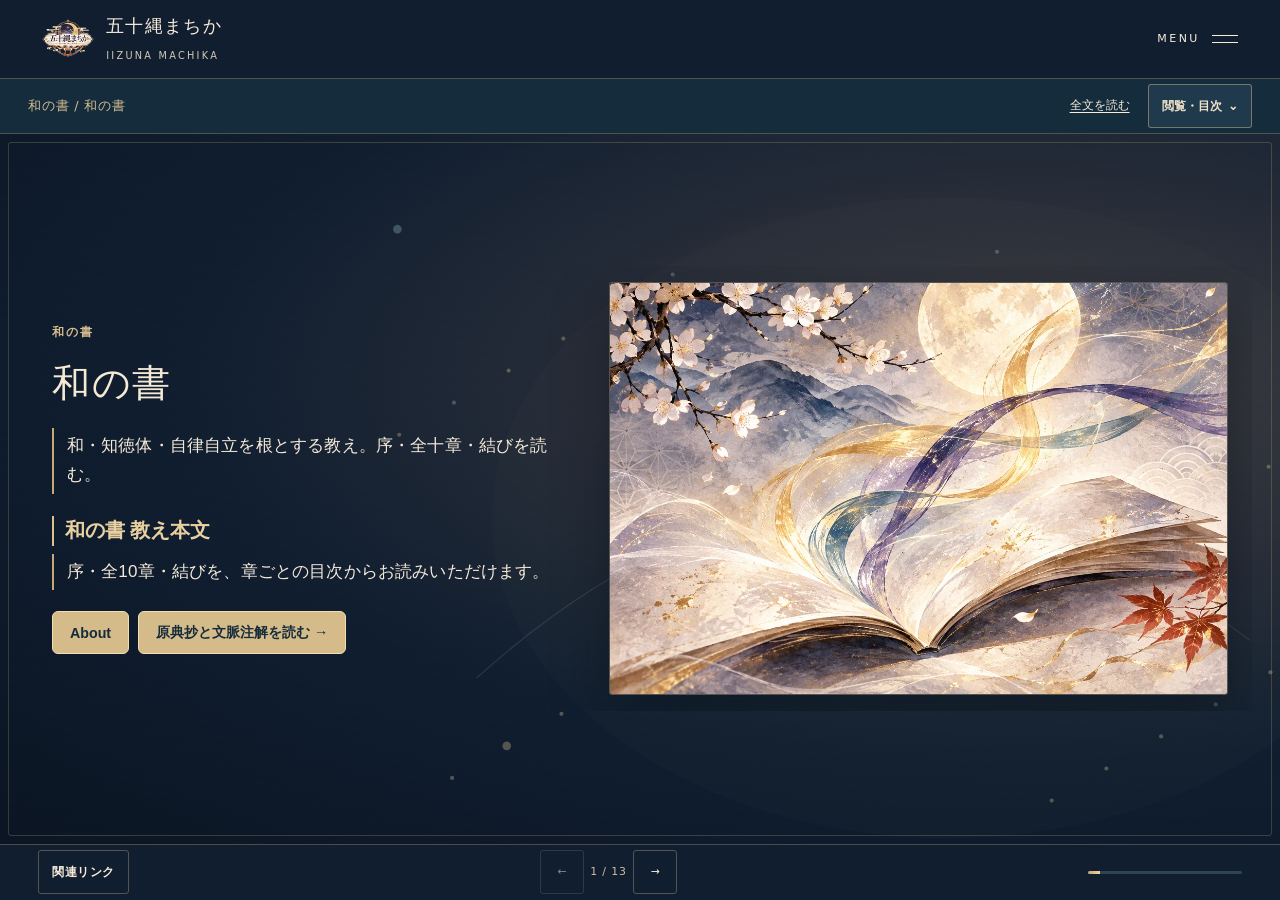
<file: teachings.html>
<!DOCTYPE html>

<html lang="ja"><head><meta charset="utf-8"/><meta content="width=device-width,initial-scale=1" name="viewport"/><title>和の書｜経典本文・全10章｜五十縄まちか</title><meta content="経典『和の書』。和・知徳体・自律自立を根本とする教えを、序・全10章・結びまで掲載しています。" name="description"/><meta content="light dark" name="color-scheme"/><link href="./assets/site.css" rel="stylesheet"/><script defer="" src="./assets/site.js"></script><link href="./assets/diagram.css" rel="stylesheet"/><link href="./assets/ebook.css" rel="stylesheet"/><meta content="#142638" name="theme-color"/><meta content="ja_JP" property="og:locale"/><meta content="website" property="og:type"/><meta content="五十縄まちか" property="og:site_name"/><meta content="和の書｜経典本文・全10章｜五十縄まちか" property="og:title"/><meta content="経典『和の書』。和・知徳体・自律自立を根本とする教えを、序・全10章・結びまで掲載しています。" property="og:description"/><link href="./assets/images/site-icon.png" rel="icon" type="image/png"/>
<link href="./assets/editorial.css" rel="stylesheet"/>
<link href="https://iizuna-machika.github.io/teachings.html" rel="canonical"/><meta content="https://iizuna-machika.github.io/teachings.html" property="og:url"/><meta content="summary" name="twitter:card"/><meta content="https://iizuna-machika.github.io/assets/images/official-logo.webp" property="og:image"/><meta content="五十縄まちか公式ロゴ" property="og:image:alt"/><script defer src="./assets/analytics.js"></script>
</head><body class="page-inner page-teachings"><a class="skip-link" href="#main">本文へスキップ</a>
<header class="site-header"><a aria-label="五十縄まちか ホーム" class="brand" href="./index.html"><span aria-hidden="true" class="brand-symbol"><img alt="" height="72" src="./assets/images/site-icon.png" width="96"/></span><span><span class="brand-text">五十縄まちか</span><span class="brand-sub">IIZUNA MACHIKA</span></span></a>
<div class="header-actions"><button aria-controls="menu-overlay" aria-expanded="false" aria-label="メニューを開閉" class="menu-button" id="menu-toggle" type="button"><span>MENU</span><span aria-hidden="true" class="hamburger"><i></i><i></i></span></button></div></header>
<nav aria-hidden="true" aria-label="メインメニュー" class="menu-overlay" id="menu-overlay"><div class="menu-inside"><span class="menu-kicker">PAGE / 結びの先へ</span><ul class="menu-list"><li><a href="./index.html"><span>Home</span><small>入口</small></a></li>
<li><a href="./about.html"><span>About</span><small>活動者紹介</small></a></li>
<li><a aria-current="page" href="./teachings.html"><span>Teachings</span><small>和の書</small></a></li>
<li><a href="./archive.html"><span>Archive</span><small>思想体系</small></a></li>
<li><a href="./divination.html"><span>Divination</span><small>五十縄鑑定</small></a></li>
<li><a href="./works.html"><span>Works</span><small>作品</small></a></li>
<li><a href="./journal.html"><span>Journal</span><small>文章・物語</small></a></li>
<li><a href="./contact.html"><span>Contact</span><small>お問い合わせ</small></a></li></ul><p class="menu-bottom">言葉を紡ぎ、人の心を結び、世界をくくる。</p></div></nav><div aria-hidden="true" class="page-scroll-signal"><span class="signal-track"><span class="signal-fill"></span><span class="signal-orb"></span></span><span class="signal-label">結びを辿る</span></div><main id="main" tabindex="-1"><section class="subhero story-banner"><div class="eyebrow">TEACHINGS</div><h1>和の書</h1><p>和・知徳体・自律自立を根とする教え。序・全十章・結びを読む。</p></section><figure aria-label="TEACHINGS / ことばの書" class="story-motion-panel" data-motion-motif="book"><div aria-hidden="true" class="story-motion-figure"></div><figcaption>TEACHINGS / ことばの書 <span>― 線と光が動く挿絵</span></figcaption></figure><nav aria-label="三つの教え" class="principle-index doc-toc"><a href="#kyo-02">和</a><a href="#kyo-03">知・徳・体</a><a href="#kyo-04">自律・自立</a></nav><div class="content-shell"><figure class="page-visual reveal"><img alt="和紙の書物から異なる光の帯が立ち上がる、幻想的な創作イラスト" height="800" loading="lazy" src="./assets/images/teachings-washi-book.webp" width="1200"/><figcaption>和紙と光の帯によって、異なるものが出会う「和」の世界観を表現した挿絵。</figcaption></figure><div class="note-panel"><strong>公開用の教え本文</strong>｜以下は『和の書』教え本文改稿版 v0.10.1（2026年11月10日）を原稿どおり収録したものです。本人の逐語発言ではなく、ChatGPTが教示的な文体に編纂した文章です。正式な制定には本人の逐条確認が必要です。</div><div class="reading intro-bridge"><p>教えを章ごとに読み進められるよう、序から第十章、結びまでを収録しました。章の漢数字は強弱や序列ではなく参照のための番号です。名前の由来は <a href="./about.html">About</a> に掲載しています。</p><p><a class="primary-link" href="./teachings-notes.html">原典抄と文脈注解を読む →</a></p></div><div class="deep-document" id="doc-start"><div class="doc-intro reading"><h2 class="section-heading">和の書　教え本文</h2><p class="doc-lead">序・全10章・結びを、章ごとの目次からお読みいただけます。</p></div><nav aria-label="和の書の目次" class="doc-toc"><p class="toc-title">目次　｜　目指す章へ</p><ol><li><a href="#kyo-01">序　和へ向かう道</a></li><li><a href="#kyo-02">第一章　和の教え</a></li><li><a href="#kyo-03">第二章　知・徳・体の教え</a></li><li><a href="#kyo-04">第三章　弱さと自律・自立の教え</a></li><li><a href="#kyo-05">第四章　善を見極める教え</a></li><li><a href="#kyo-06">第五章　議論の教え</a></li><li><a href="#kyo-07">第六章　守ることと尊重すること</a></li><li><a href="#kyo-08">第七章　育むことの教え</a></li><li><a href="#kyo-09">第八章　責任の教え</a></li><li><a href="#kyo-10">第九章　万物と結ぶ教え</a></li><li><a href="#kyo-11">第十章　終わりと継承の教え</a></li><li><a href="#kyo-12">結び　言葉を紡ぎ、道を開く</a></li></ol></nav><article aria-label="和の書・詳細本文" class="reading doc-reading"><section aria-labelledby="kyo-01" class="doc-chapter"><h2 id="kyo-01">序　和へ向かう道</h2><p><strong>一</strong>　同じ時代に生まれても、同じ道を歩むとは限らない。生まれた土地も、受け取った言葉も、積み重ねた経験も異なる。</p><p><strong>二</strong>　異なるものが出会うとき、ただ同じ形へ揃えることを求めてはならない。違いを知り、互いが共に在る道を探せ。</p><p><strong>三</strong>　その道を支える根は三つ。<strong>和</strong>、<strong>知・徳・体</strong>、そして<strong>自律・自立</strong>。いずれも欠くことなく、切り離すことなく育む。</p><p><strong>四</strong>　和を求めて己の意思を失わず、自立を求めて他者との結びを断たず、知を求めて情と行動を忘れない。</p><p><strong>五</strong>　教えを受けるとは、考えることを誰かに預けることではない。己の知で問い、徳で他を見つめ、体をもって歩むことである。</p><p><em>原典参照：O02・O12・O13・O20・O21</em></p><hr/><a class="chapter-return" href="#doc-start">目次へ戻る ↑</a></section><section aria-labelledby="kyo-02" class="doc-chapter"><h2 id="kyo-02">第一章　和の教え</h2><p><strong>一</strong>　<strong>和を、ただ争いのないことと取り違えてはならない。</strong></p><p><strong>二</strong>　異なる考えを持つことは、和を損なう理由にはならない。違いを知り、互いの言葉を聞き、共に歩める道を探す。その営みに和は現れる。</p><p><strong>三</strong>　結ぶことは、縛ることではない。己の意思を失わず、他者の意思を消さず、互いを尊ぶ。</p><p><strong>四</strong>　和は人と人のあいだに限られない。異なる生きもの、自然、道具との関わりにも、敬意と情を向ける余地がある。</p><p><strong>五</strong>　己を差し出す行為に和が宿ることもある。互いが益を受け、誰も犠牲とならない関係にも、和は宿る。犠牲を和の条件としてはならない。</p><p><strong>六</strong>　「群れ」と「和」を、単純な優劣で裁いてはならない。同じ種を支える働きにも、種の違いを超えて支える働きにも、各々の意味がある。</p><p><strong>七</strong>　「皆のため」という言葉が、一人の意思を踏みにじることがある。和の名による強制は、和そのものを損なう。</p><p><em>原典参照：O02・O15・O16・O23・O25</em></p><hr/><a class="chapter-return" href="#doc-start">目次へ戻る ↑</a></section><section aria-labelledby="kyo-03" class="doc-chapter"><h2 id="kyo-03">第二章　知・徳・体の教え</h2><p><strong>一</strong>　和を育むには、<strong>知・徳・体</strong>がそろって働かなければならない。三つは互いに支え合い、互いの偏りを抑える三竦みである。</p><p><strong>二</strong>　<strong>知</strong>とは、知性を用い、経験したことを知恵へ変える働き。知恵と叡智を育む一方、無知、浅知恵、悪知恵へ傾くこともある。</p><p><strong>三</strong>　<strong>徳</strong>とは、己と他を切り分け、多角的に見て、その人や物にふさわしい健全で正しい行動を選ぶ働き。仁徳、情、意志を含む。</p><p><strong>四</strong>　徳は懐の深さと強い意志に現れ、非情と意志の弱さによって損なわれる。情だけを持ち、判断と行動を忘れてはならない。</p><p><strong>五</strong>　<strong>体</strong>とは、感じたこと、考えたことを行動へ移せるよう身体を育む働き。軽妙さや頑丈さを助けとし、鈍重さや脆さという限界にも向き合う。</p><p><strong>六</strong>　知だけに寄れば驕りを招き、徳だけに寄れば道筋を見失い、体だけに寄れば衝動に流され得る。三つのいずれも単独では足りない。</p><p><strong>七</strong>　得手と不得手があるならば、互いに補い合えばよい。三竦みの健全さを、身体の能力差や他者からの援助の有無による人の価値の序列にしてはならない。</p><p><strong>八</strong>　己の足りなさを知り、他者の力を受け取ることも、三竦みを育む道の一つである。</p><p><em>原典参照：O02・O03・O04・O14</em></p><hr/><a class="chapter-return" href="#doc-start">目次へ戻る ↑</a></section><section aria-labelledby="kyo-04" class="doc-chapter"><h2 id="kyo-04">第三章　弱さと自律・自立の教え</h2><p><strong>一</strong>　弱さを持つことそのものを、罪としてはならない。知らぬことがあり、迷うことがあり、他者の助けを必要とする。</p><p><strong>二</strong>　弱さを理由に、成長への歩みを捨ててはならない。</p><p><strong>三</strong>　「人」という弱い獣から「人間に成る」とは、他者を選別するための言葉ではない。己の弱さを知り、自律と自立へ向かう成長の比喩である。</p><p><strong>四</strong>　<strong>自律</strong>とは、感情や衝動にただ任せず、己の考えと意志を見つめ、行いを律すること。</p><p><strong>五</strong>　<strong>自立</strong>とは、誰の助けも受けずに生きることではない。援助を受けてもなお、己の人生を選ぶ主体であること。</p><p><strong>六</strong>　支えを求めることは、敗北ではない。支えを差し出すこともまた、和に通じる。</p><p><strong>七</strong>　身体の状態、障害の有無、経済や暮らしの条件を、人としての尊厳の上下へ結びつけてはならない。</p><p><em>原典参照：O06・O12・O13・O14</em></p><hr/><a class="chapter-return" href="#doc-start">目次へ戻る ↑</a></section><section aria-labelledby="kyo-05" class="doc-chapter"><h2 id="kyo-05">第四章　善を見極める教え</h2><p><strong>一</strong>　<strong>善とは、知・徳・体の三竦みが健全であること。</strong></p><p><strong>二</strong>　言葉だけが正しくとも、知が欠け、徳を失い、体が伴わなければ、善を成したとは言い切れない。</p><p><strong>三</strong>　意思を尊重するか、守るべきかを考えるとき、現在と未来の双方に目を向けよ。いずれも善と判断できるならば尊重し、そう判断できないなら守る。</p><p><strong>四</strong>　ただし、未来はまだ訪れていない。予測を事実と思い込み、知らぬことを直ちに悪と決めつけてはならない。</p><p><strong>五</strong>　善を見極めようとする側にも、知の限界、徳の偏り、体の制約がある。判断する者自身を、問い直すことから除外してはならない。</p><p><strong>六</strong>　守る道は一つではない。聞くこと、知らせること、支えること、危険を減らすこと。必要な働きを考え、守るという名で自由を奪うことのないよう省みよ。</p><p><strong>七</strong>　善を名乗ることを、他者を従わせる理由としてはならない。</p><p><em>原典参照：O22・O23</em></p><hr/><a class="chapter-return" href="#doc-start">目次へ戻る ↑</a></section><section aria-labelledby="kyo-06" class="doc-chapter"><h2 id="kyo-06">第五章　議論の教え</h2><p><strong>一</strong>　意見が異なるとき、まず争うべきは相手の言葉ではない。互いに何を目指すのか、<strong>目的を伝え合うこと</strong>から始めよ。</p><p><strong>二</strong>　生まれた時代が違えば、常識も異なる。経験が違えば、同じ出来事への見方も異なる。だからこそ、言葉を交わす。</p><p><strong>三</strong>　結論を急ぐ前に、相手が何を守り、何を望み、どのような未来を願うのかを聞く。己の目的も、隠さず言葉にする。</p><p><strong>四</strong>　目的を知ることと、目的を同じものにそろえることは異なる。違いがあっても、共に満たせる道を探れる。</p><p><strong>五</strong>　甲に従うか、乙に従うか。その二つだけが答えではない。折衷もあれば、条件の組み直しもある。初めは見えなかった第三の道を求めよ。</p><p><strong>六</strong>　<strong>折衷それ自体を善としてはならない。</strong> 不当な害を半分だけ認めることが、和になるとは限らない。</p><p><strong>七</strong>　議論は、言い負かすための技ではない。相手の考えによって己の知が変わり、己の言葉によって相手の理解が深まる、その相互の働きである。</p><p><strong>八</strong>　結論が直ちに一つにならなくとも、違いを明らかにし、次に考え直せる余地を残すことはできる。</p><p><em>原典参照：O23・O24・O25</em></p><hr/><a class="chapter-return" href="#doc-start">目次へ戻る ↑</a></section><section aria-labelledby="kyo-07" class="doc-chapter"><h2 id="kyo-07">第六章　守ることと尊重すること</h2><p><strong>一</strong>　誰かを守りたいと思うとき、その願いだけで正しさが決まるわけではない。</p><p><strong>二</strong>　守りたい者と守られる者とでは、思い描く未来が異なることがある。まず互いの目的を聞き、何を危険と考え、何を大切にしているかを知る。</p><p><strong>三</strong>　「危険を避ける」か「挑戦する」か。すぐに二択へ閉じ込めず、危険を減らして挑戦できる道がないかを探す。</p><p><strong>四</strong>　守ることを、いつでも相手の決定を取り上げることと同じにしてはならない。言葉を交わし、知を補い、支えることも守りの働きとなる。</p><p><strong>五</strong>　自律と自立は、守られる場面にも失わせてはならない。必要な援助が、本人の意思を無意味にするものとならないようにする。</p><p><strong>六</strong>　差し迫る重大な危険には、話し合いだけで時を失ってはならない。生命と安全を守る責任、許される権限、その限界を見極める。</p><p><strong>七</strong>　介入した結果だけでなく、なぜその方法を選んだかを省みよ。守る者自身も、判断を誤り得る。</p><p><em>原典参照：O22・O23・O25</em></p><hr/><a class="chapter-return" href="#doc-start">目次へ戻る ↑</a></section><section aria-labelledby="kyo-08" class="doc-chapter"><h2 id="kyo-08">第七章　育むことの教え</h2><p><strong>一</strong>　成長を他者に命じるより先に、成長を願い、いかに助けられるかを己に問え。</p><p><strong>二</strong>　変わらぬ相手を責めることはたやすい。何を伝え、何を見守り、どのような経験を託すかを考え続けることは容易ではない。</p><p><strong>三</strong>　すべてを代わりに引き受けては、学ぶ機会を奪うことがある。手を差し伸べず見守ることも、ときに助けとなる。</p><p><strong>四</strong>　けれども、見守りを名目として危険や虐待、重大な害を放置してはならない。守る責任は消えない。</p><p><strong>五</strong>　経験から生まれる勘は、助けとなる。しかし勘を絶対としてはならない。経験が長くとも、誤りは起こる。</p><p><strong>六</strong>　育まれるのは教わる側だけではない。教える側も悩み、知り、行いを改める。</p><p><strong>七</strong>　助けることと助けないことのあいだにも、さまざまな道がある。己の都合ではなく、相手の自律と自立を見つめて選べ。</p><p><em>原典参照：O06・O07・O08・O09</em></p><hr/><a class="chapter-return" href="#doc-start">目次へ戻る ↑</a></section><section aria-labelledby="kyo-09" class="doc-chapter"><h2 id="kyo-09">第八章　責任の教え</h2><p><strong>一</strong>　選択には、結果が伴う。結果から目を背けず、その選択へ至った考えと行いからも目を背けてはならない。</p><p><strong>二</strong>　過ちを、なかったこととして扱わない。己の傷として刻み、幾度も反芻し、省み続ける。</p><p><strong>三</strong>　しかし、傷を抱くことと、己を罰することだけを続けることは異なる。自己処罰のみとなれば、知・徳・体の健全な働きは損なわれる。</p><p><strong>四</strong>　傷から知を得る。徳をもって償いを考える。体をもって行いを改める。反省を、次の行動へつなぐ。</p><p><strong>五</strong>　誤りは消えぬことがある。それでも、そこから何を学び、誰にどう向き合うかを選び直すことはできる。</p><p><strong>六</strong>　責任とは、苦しみを見せ続けることだけではない。受け止め、改め、なお歩みを続けることでもある。</p><p><em>原典参照：O10・O11</em></p><hr/><a class="chapter-return" href="#doc-start">目次へ戻る ↑</a></section><section aria-labelledby="kyo-10" class="doc-chapter"><h2 id="kyo-10">第九章　万物と結ぶ教え</h2><p><strong>一</strong>　和を、人の社会だけへ閉じ込めてはならない。異なる生命、土地、道具にも、それぞれとの向き合い方がある。</p><p><strong>二</strong>　使い慣れた道具に手入れを施す。役目を終えたものを弔う。使えるものを次へつなぐ。いずれにも、受け取ったものへの敬意を込められる。</p><p><strong>三</strong>　終わりを無かったことにせず、残されたものが何を受け継ぐかを考える。結びには、時を越える働きもある。</p><p><strong>四</strong>　八百万の神という捉え方に学ぶときも、他の文化に同じ理解を強いてはならない。自らの根を尊ぶことと、違う根を尊ぶことを両立させる。</p><p><strong>五</strong>　AIを用いるときも、ただ従うか、ただ拒むかという二択へ陥らない。目的を示し、助言を確かめ、判断と責任を人が引き受ける道を探す。</p><p><strong>六</strong>　道具やAIに敬意を向けることと、そこに意識や人格があると断定することは別である。知り得ないことは、知り得ないまま慎重に扱う。</p><p><strong>七</strong>　社会の和を願うなら、制度や慣習の変化を望むときも、異なる立場を持つ者との議論を忘れてはならない。</p><p><em>原典参照：O02・O15・O16・O17・O18</em></p><hr/><a class="chapter-return" href="#doc-start">目次へ戻る ↑</a></section><section aria-labelledby="kyo-11" class="doc-chapter"><h2 id="kyo-11">第十章　終わりと継承の教え</h2><p><strong>一</strong>　形あるものには、いつか終わりが訪れる。終わりを否定することはできない。</p><p><strong>二</strong>　終わりの後、何を残し、どのように受け取るかは一つではない。弔うもよし、使い直すもよし、言葉や経験として次へ渡すもよし。</p><p><strong>三</strong>　<strong>根本を変えず、伝え方を変える。</strong></p><p><strong>四</strong>　和、知・徳・体、自律・自立。この三つを切り離して別の意味へ置き換えたならば、それは元の教えをそのまま継いだことにはならない。</p><p><strong>五</strong>　時代が変われば、言葉も媒体も、伝える例も変わる。変えてよいのは道を示す方法であり、根として託されたものではない。</p><p><strong>六</strong>　新しい思想を生むことを拒む必要はない。ただし、根本を変えたものは、それ自身の名で立つ別の思想として明らかにする。</p><p><strong>七</strong>　伝えられた言葉は、いつか解釈を誤られることがある。だからこそ原文を残し、注を分け、何を変えたかを記す。</p><p><em>原典参照：O18・O19・O20・O21</em></p><hr/><a class="chapter-return" href="#doc-start">目次へ戻る ↑</a></section><section aria-labelledby="kyo-12" class="doc-chapter"><h2 id="kyo-12">結び　言葉を紡ぎ、道を開く</h2><p><strong>一</strong>　和は、従わせるためにあるのではない。</p><p><strong>二</strong>　知・徳・体は、優劣を誇るためにあるのではない。</p><p><strong>三</strong>　自律・自立は、孤立を命じるためにあるのではない。</p><p><strong>四</strong>　己の意思を失わず、他者の意思を消さず、互いの目的を知り、言葉を交わす。</p><p><strong>五</strong>　同じ答えへ急ぐよりも、新しい道を探し続ける。</p><p><strong>六</strong>　<strong>言葉を紡ぎ、人の心を結び、世界をくくる。</strong></p><p><em>原典参照：O02・O20・O21・O23・O25</em></p><hr/><a class="chapter-return" href="#doc-start">目次へ戻る ↑</a></section></article></div><div class="note-panel"><strong>資料と教義の境界</strong>｜編纂本文にある安全・権限等の具体的留保には編者の提案が含まれます。原典発言と編集上の説明は別ページで明示します。</div></div></main><footer class="site-footer"><div class="footbrand">五十縄まちか</div><nav aria-label="フッターメニュー" class="footnav"><a href="./index.html">Home</a>
<a href="./about.html">About</a>
<a href="./teachings.html">Teachings</a>
<a href="./archive.html">Archive</a>
<a href="./divination.html">Divination</a>
<a href="./works.html">Works</a>
<a href="./journal.html">Journal</a>
<a href="./contact.html">Contact</a></nav><div class="copyright">© 五十縄まちか · IIZUNA MACHIKA</div><nav aria-label="ご利用に関するご案内" class="legal-footer-links"><a href="./specified-commerce.html">特定商取引法に基づく表記</a><a href="./privacy-policy.html">プライバシーポリシー</a></nav></footer><script defer="" src="./assets/ebook.js"></script></body></html>
</file>
<file: assets/site.css>
:root{--ink:#142331;--midnight:#0b1927;--night:#142539;--paper:#eee9de;--paperlight:#f6f2e9;--charcoal:#2c3030;--muted:#6d6e68;--gold:#bda47a;--goldlight:#e6d1a4;--bluegreen:#86a8a7;--line:#d5ccbb;--font-display:'Noto Serif JP','Yu Mincho',serif;--font-body:'Noto Sans JP','Hiragino Kaku Gothic ProN',sans-serif;--easing:cubic-bezier(.22,1,.36,1)}
*{box-sizing:border-box}html{scroll-behavior:smooth}body{margin:0;color:var(--charcoal);font:400 16px/1.9 var(--font-body);background:var(--paperlight)}a{color:inherit}button{font:inherit}button,a{-webkit-tap-highlight-color:transparent}a:focus-visible,button:focus-visible{outline:3px solid var(--gold);outline-offset:5px}.sr-only{position:absolute;width:1px;height:1px;clip:rect(0,0,0,0);overflow:hidden;white-space:nowrap}.skip-link{position:fixed;z-index:1000;top:10px;left:10px;background:#fff;color:#111;padding:10px 14px;transform:translateY(-150%)}.skip-link:focus{transform:none}.serif{font-family:var(--font-display)}
/* Common header/navigation */
.site-header{position:relative;z-index:80;display:flex;align-items:center;justify-content:space-between;gap:12px;padding:24px clamp(22px,5vw,72px);border-bottom:1px solid rgba(75,67,51,.13)}.brand{text-decoration:none;display:flex;align-items:center;gap:16px}.brand-symbol{width:26px;height:26px;border:1px solid var(--gold);border-radius:50%;display:grid;place-items:center;flex-shrink:0;position:relative}.brand-symbol:before,.brand-symbol:after{content:'';position:absolute;height:1px;width:25px;background:var(--gold);transform:rotate(45deg)}.brand-symbol:after{transform:rotate(-45deg)}.brand-text{font:500 18px/1.3 var(--font-display);letter-spacing:.14em}.brand-sub{font-size:9px;letter-spacing:.23em;display:block;opacity:.6;margin-top:5px}.header-actions{display:flex;align-items:center;gap:25px}.header-link{font-size:11px;letter-spacing:.17em;text-decoration:none;opacity:.75}.menu-button{display:flex;align-items:center;gap:12px;border:0;background:none;cursor:pointer;color:inherit;font:500 11px var(--font-body);letter-spacing:.22em;padding:10px 0}.hamburger{display:flex;flex-direction:column;gap:6px;width:26px}.hamburger i{width:100%;height:1px;background:currentColor;display:block;transition:transform .3s}.menu-button[aria-expanded=true] .hamburger i:first-child{transform:translateY(3.5px) rotate(45deg)}.menu-button[aria-expanded=true] .hamburger i:last-child{transform:translateY(-3.5px) rotate(-45deg)}
.menu-overlay{position:fixed;z-index:70;inset:0;background:rgba(9,23,36,.98);color:#f1e9d8;display:grid;place-items:center;padding:92px 24px 38px;opacity:0;visibility:hidden;pointer-events:none;transition:opacity .35s,visibility .35s;overflow:auto}.menu-overlay.is-open{opacity:1;visibility:visible;pointer-events:auto}.menu-inside{width:min(870px,100%)}.menu-kicker{font-size:11px;letter-spacing:.3em;color:var(--gold)}.menu-list{list-style:none;padding:0;margin:22px 0 25px;display:grid;grid-template-columns:1fr 1fr;gap:6px 40px}.menu-list li{border-bottom:1px solid rgba(255,255,255,.14)}.menu-list a{display:flex;align-items:center;justify-content:space-between;padding:12px 2px;text-decoration:none;font:400 clamp(19px,2.4vw,29px)/1.5 var(--font-display);letter-spacing:.09em;transition:color .25s}.menu-list a:hover,.menu-list a[aria-current=page]{color:var(--goldlight)}.menu-list small{font:400 10px var(--font-body);opacity:.6;letter-spacing:.13em}.menu-bottom{font-size:11px;letter-spacing:.14em;opacity:.65}.menu-open{overflow:hidden}
/* Home: an interactive cinematic stage */
body.page-home{background:var(--midnight);color:#efe6d7;overflow:hidden}.page-home .site-header{position:absolute;top:0;left:0;right:0;border-color:rgba(255,255,255,.08);color:#efe6d7;padding-top:25px;padding-bottom:22px}.page-home .menu-overlay{z-index:70}.home-main{width:100%;height:100dvh;min-height:510px;position:relative;overflow:hidden;background:radial-gradient(ellipse at 54% 51%,#28394a 0%,#142638 39%,#0b1927 78%)}.home-main:before{content:'';position:absolute;inset:0;pointer-events:none;z-index:4;background:repeating-linear-gradient(3deg,transparent 0,transparent 13px,rgba(255,255,255,.012) 13.5px,transparent 15px);opacity:.8}.home-main:after{content:'';position:absolute;inset:0;z-index:2;pointer-events:none;background:radial-gradient(ellipse at center,transparent 12%,rgba(5,12,22,.48) 100%)}.ambient-orb{position:absolute;z-index:0;top:12%;left:23%;width:55vw;height:75vh;max-width:790px;background:radial-gradient(ellipse,rgba(191,159,102,.12) 0,rgba(120,166,177,.055) 36%,transparent 72%);filter:blur(17px);transition:transform 1.1s,opacity 1.1s}.home-main[data-scene='1'] .ambient-orb{transform:translate(8%,-4%) scale(1.05)}.home-main[data-scene='2'] .ambient-orb{transform:translate(-2%,8%) scale(.9)}.home-main[data-scene='3'] .ambient-orb{transform:translate(9%,7%) scale(1.2)}.home-main[data-scene='4'] .ambient-orb{transform:translate(0,0) scale(1.4);opacity:.45}.floating-stroke{position:absolute;inset:14% 6% 12%;width:88%;height:72%;overflow:visible;z-index:1;pointer-events:none}.floating-stroke path{fill:none;stroke-width:1.2;vector-effect:non-scaling-stroke;filter:drop-shadow(0 0 8px rgba(220,184,125,.36))}.floating-stroke .goldpath{stroke:#bca579}.floating-stroke .aqua{stroke:#8aadaf}.floating-stroke .whitepath{stroke:#e1ded0}.scene-visual{opacity:0;transition:opacity .75s ease}.scene-visual.active{opacity:1}.scene-visual.active path{stroke-dasharray:1100;stroke-dashoffset:1100;animation:trace 1.5s var(--easing) forwards}@keyframes trace{to{stroke-dashoffset:0}}.scene-visual circle{fill:#d6c096;filter:drop-shadow(0 0 12px #ccab7a)}.home-frame{position:absolute;z-index:5;inset:0;display:flex;align-items:center;justify-content:center;pointer-events:none;padding:135px 25px 124px}.home-frame-inner{max-width:900px;text-align:center;width:100%}.scene-copy{display:none;opacity:0;transform:translateY(17px)}.scene-copy.active{display:block;animation:scene-in .8s var(--easing) both}@keyframes scene-in{to{opacity:1;transform:translateY(0)}}.scene-label{font-size:11px;letter-spacing:.4em;color:var(--goldlight);margin:0 0 27px;text-transform:uppercase}.scene-title{font:400 clamp(29px,4.7vw,65px)/1.63 var(--font-display);letter-spacing:.16em;margin:0 0 23px;text-shadow:0 4px 30px rgba(0,0,0,.48)}.scene-copy[data-index='0'] .scene-title{font-size:clamp(39px,5.7vw,80px);letter-spacing:.25em}.scene-text{font-size:clamp(12px,1.25vw,15px);letter-spacing:.18em;line-height:2.15;color:#dfd6c6;margin:0}.scene-mini{font-size:11px;letter-spacing:.23em;color:#a9b6bb;margin-top:28px}.home-controls{position:absolute;z-index:12;bottom:27px;left:clamp(22px,5vw,72px);right:clamp(22px,5vw,72px);display:grid;grid-template-columns:1fr auto 1fr;align-items:center;gap:15px}.scene-count{font-size:11px;letter-spacing:.22em;color:#d0c4b2}.control-center{display:flex;align-items:center;gap:15px}.scene-action{min-width:46px;height:46px;border:1px solid rgba(223,210,184,.4);border-radius:50%;background:rgba(12,25,36,.45);color:#efe4cf;cursor:pointer;transition:background .2s,border-color .2s}.scene-action:disabled{opacity:.32;cursor:default}.scene-action:not(:disabled):hover{background:#293f50;border-color:var(--gold)}.step-dots{display:flex;gap:7px;align-items:center}.step-dots i{height:3px;width:8px;background:#5e7484;transition:width .3s,background .3s}.step-dots i.active{width:22px;background:#d8be8f}.skip-scene{justify-self:end;font:500 11px var(--font-body);letter-spacing:.22em;background:transparent;border:0;color:#d9d1c0;cursor:pointer;padding:14px}.home-side-mark{position:absolute;z-index:5;left:clamp(22px,5vw,72px);top:50%;transform:translateY(-50%);font:400 10px var(--font-body);letter-spacing:.45em;writing-mode:vertical-rl;color:#b6a68d;opacity:.7}.portal-grid{pointer-events:auto;max-width:720px;margin:28px auto 0;display:grid;grid-template-columns:repeat(4,1fr);gap:9px}.portal-grid a{border:1px solid rgba(220,197,156,.32);background:rgba(11,25,39,.64);padding:13px 7px;text-decoration:none;color:#ede1cb;font:400 13px var(--font-display);letter-spacing:.08em;transition:background .25s,border-color .25s}.portal-grid a:hover{background:rgba(126,101,64,.2);border-color:#d6bc8b}.portal-grid small{display:block;font:400 8px var(--font-body);color:#b0bbbf;letter-spacing:.09em;margin-top:4px}.home-footer-hint{position:absolute;right:clamp(22px,5vw,72px);top:50%;transform:translateY(-50%);z-index:5;font-size:10px;letter-spacing:.22em;writing-mode:vertical-rl;color:#b8b5af;opacity:.55}
/* Interiors */
.page-inner{min-height:100vh;background-color:var(--paperlight);background-image:repeating-linear-gradient(90deg,transparent 0,transparent 9px,rgba(101,83,50,.009) 10px,transparent 13px)}.subhero{position:relative;background:radial-gradient(ellipse at 70% 15%,#2a3d4c 0,#142636 54%,#0b1926 100%);color:#f2ecdf;min-height:295px;padding:66px clamp(22px,8vw,130px) 60px;overflow:hidden}.subhero:before{content:'';position:absolute;pointer-events:none;width:500px;height:500px;border:1px solid rgba(210,185,137,.15);border-radius:50%;right:-135px;top:-330px;box-shadow:0 0 0 55px rgba(210,185,137,.025),0 0 0 112px rgba(210,185,137,.016)}.subhero>*{position:relative}.eyebrow{font:500 11px var(--font-body);letter-spacing:.3em;text-transform:uppercase;color:#d2b98b}.subhero h1{font:500 clamp(35px,5vw,56px)/1.6 var(--font-display);letter-spacing:.16em;margin:11px 0 10px}.subhero p{max-width:650px;color:#c8d0d0;letter-spacing:.08em;font-size:14px;margin:0}.content-shell{max-width:1050px;margin:0 auto;padding:62px 28px 115px}.reading{max-width:730px;margin:0 auto}.section-heading{margin:0 0 30px;font:500 clamp(25px,3vw,34px)/1.5 var(--font-display);letter-spacing:.12em;color:#333735}.section-heading:after{content:'';display:block;margin-top:16px;background:var(--gold);height:1px;width:50px}.reading p{margin:0 0 24px;line-height:2.1}.reading h3{font:500 22px/1.7 var(--font-display);letter-spacing:.09em;margin:52px 0 15px}.leading{font-size:clamp(19px,2vw,24px);font-family:var(--font-display);line-height:2.1;letter-spacing:.08em}.muted{color:var(--muted)}.note-panel{border-left:2px solid var(--gold);padding:12px 21px;background:rgba(212,198,174,.19);font-size:14px;margin:28px 0}.paper-grid{display:grid;grid-template-columns:repeat(2,minmax(0,1fr));gap:20px}.paper-card{background:#fffcf5;border:1px solid #ded5c6;padding:29px;box-shadow:0 12px 30px rgba(55,43,24,.035)}.paper-card h3{font:500 22px var(--font-display);margin:0 0 13px}.paper-card p{font-size:14px;margin:0 0 14px}.small-cap{font-size:10px;letter-spacing:.25em;color:#937b55}.primary-link{display:inline-flex;gap:13px;align-items:center;justify-content:center;text-decoration:none;border:1px solid #a78d67;background:#263c49;color:#f3e7d7;padding:12px 21px;font-size:13px;letter-spacing:.06em;transition:background .2s}.primary-link:hover{background:#3b5667}.text-link{text-underline-offset:5px;text-decoration-color:#b39b75}.divider-heading{margin:70px 0 25px;padding-bottom:17px;border-bottom:1px solid var(--line);font:500 26px var(--font-display);letter-spacing:.12em}.principle-grid{display:grid;grid-template-columns:repeat(3,1fr);gap:14px}.principle{padding:30px 22px;border:1px solid #d8cbbb;background:#f8f4ea}.principle .big-char{font:400 35px var(--font-display);color:#8f754c}.principle p{font-size:13px;margin:10px 0 0}.method-table{width:100%;border-collapse:collapse;font-size:14px}.method-table th,.method-table td{text-align:left;border-bottom:1px solid #d5cbba;padding:14px 9px;vertical-align:top}.method-table th{white-space:nowrap;font-weight:600;color:#5c4e38}.method-table td{color:#555e59}.price{font:500 26px var(--font-display);color:#8a6b3b;margin:7px 0 13px}.plan-card{display:flex;flex-direction:column}.plan-card .button-space{margin-top:auto}.plan-card h3{margin:6px 0}.works-stage{background:#152538;color:#f2ebdf;border-radius:3px;padding:32px;margin:20px 0 55px}.works-stage h2{font:500 28px var(--font-display);letter-spacing:.12em;margin:0}.works-top{display:flex;align-items:center;justify-content:space-between;flex-wrap:wrap;gap:12px;border-bottom:1px solid rgba(235,224,209,.2);padding-bottom:16px;margin-bottom:22px}.works-top a{color:#e5cfaa;font-size:12px;text-underline-offset:4px}.video-grid{display:grid;grid-template-columns:repeat(3,minmax(0,1fr));gap:19px}.video-card{color:inherit;text-decoration:none;display:block}.video-image{aspect-ratio:16/9;position:relative;background:radial-gradient(circle at 50% 40%,#526d79,#243847 75%);overflow:hidden;border:1px solid rgba(240,230,206,.13)}.video-image img{position:absolute;width:100%;height:100%;object-fit:cover;inset:0}.video-image:after{content:'▶';position:absolute;left:50%;top:50%;transform:translate(-50%,-50%);display:grid;place-items:center;border:1px solid rgba(255,255,255,.75);background:rgba(8,18,29,.7);width:45px;height:45px;border-radius:50%;font-size:13px;padding-left:2px}.video-card h3{font:500 14px var(--font-body);margin:9px 0 3px;letter-spacing:.05em}.video-card p{font-size:11px;color:#b5c0c3;margin:0}.novel-spotlight{display:grid;grid-template-columns:minmax(190px,1fr) 1.6fr;gap:30px;align-items:center}.novel-cover{min-height:370px;display:grid;place-items:center;position:relative;overflow:hidden;background:radial-gradient(ellipse at 50% 68%,#41504b,#1a2b35 65%,#0f1a27 100%);border:7px solid #d9d0bd;outline:1px solid #aa987b;color:#e7d5b7}.novel-cover:before{content:'';position:absolute;width:110%;height:110%;border:1px solid rgba(219,201,163,.35);border-radius:48%;transform:rotate(23deg);top:30%;left:-36%}.novel-cover span{writing-mode:vertical-rl;font:400 36px var(--font-display);letter-spacing:.24em;text-shadow:0 4px 20px #101719;position:relative}.site-footer{background:#121f2c;color:#d7d2c6;padding:45px clamp(22px,6vw,80px);display:flex;align-items:center;justify-content:space-between;gap:20px;flex-wrap:wrap}.site-footer .footbrand{font:500 20px var(--font-display);letter-spacing:.13em}.footnav{display:flex;flex-wrap:wrap;gap:15px 21px}.footnav a{font-size:11px;color:#b7c4ca;text-decoration:none}.copyright{width:100%;font-size:10px;color:#9ba7ae;letter-spacing:.1em}.callout-age{background:#eee4d3;border:1px solid #cdbca0;padding:27px;margin-top:23px}.callout-age h3{font:500 21px var(--font-display);margin:0 0 10px}.callout-age p{font-size:14px;margin:9px 0}.simple-list{padding-left:1.3em;line-height:2.1}.contact-center{text-align:center;margin:65px auto;padding:55px 20px;border-top:1px solid var(--line);border-bottom:1px solid var(--line)}.contact-center h2{font:500 34px var(--font-display);margin:0 0 20px}.page-notice{font-size:12px;color:#666a65;border-top:1px solid #d7cdbd;padding-top:25px;margin-top:65px}
@media(max-width:800px){.page-home .site-header{padding:17px 22px}.site-header{padding:19px 22px}.brand-text{font-size:15px}.header-link{display:none}.home-side-mark,.home-footer-hint{display:none}.home-frame{padding:105px 24px 124px}.scene-title{font-size:clamp(27px,7vw,44px);letter-spacing:.1em}.scene-copy[data-index='0'] .scene-title{font-size:clamp(36px,8.5vw,58px)}.scene-label{font-size:10px;margin-bottom:17px}.scene-text{font-size:12px}.floating-stroke{inset:10% -12% 20%;width:124%;height:70%}.portal-grid{grid-template-columns:repeat(2,1fr);gap:6px;margin-top:16px}.portal-grid a{padding:9px 7px;font-size:12px}.portal-grid small{font-size:7px}.home-controls{left:19px;right:19px;bottom:18px;grid-template-columns:1fr auto 1fr;gap:6px}.control-center{gap:9px}.scene-action{height:41px;min-width:41px}.scene-count{font-size:10px}.skip-scene{font-size:10px}.menu-list{grid-template-columns:1fr;gap:0}.menu-list a{font-size:23px;padding:9px 1px}.menu-overlay{padding-top:85px}.subhero{padding:62px 24px;min-height:260px}.content-shell{padding:45px 22px 90px}.paper-grid{grid-template-columns:1fr}.principle-grid{grid-template-columns:1fr}.video-grid{grid-template-columns:repeat(2,minmax(0,1fr));gap:15px}.works-stage{padding:23px 16px}.novel-spotlight{grid-template-columns:1fr}.novel-cover{min-height:250px}.site-footer{padding:36px 24px}}
@media(max-width:480px){.brand-sub{font-size:8px}.brand-symbol{width:22px;height:22px}.brand{gap:9px}.page-home .site-header{padding:15px 17px}.home-frame{padding:93px 21px 137px}.scene-title{font-size:clamp(25px,7vw,34px)}.scene-copy[data-index='0'] .scene-title{font-size:38px}.scene-text{font-size:11px;line-height:2}.scene-mini{margin-top:12px}.scene-label{margin-bottom:13px}.portal-grid a{font-size:11px;padding:8px 4px}.portal-grid small{font-size:7px}.step-dots{gap:4px}.step-dots i.active{width:13px}.step-dots i{width:5px}.control-center{gap:5px}.scene-action{min-width:37px;height:37px}.home-controls{left:12px;right:12px}.scene-count{font-size:9px}.skip-scene{padding:10px;font-size:9px}.video-grid{grid-template-columns:1fr}.method-table th,.method-table td{padding:13px 4px;font-size:12px}.paper-card{padding:22px}.works-stage{padding:18px 15px}}
@media(max-height:680px){.home-frame{padding-top:93px;padding-bottom:103px}.scene-label{margin-bottom:10px}.scene-title{margin-bottom:13px;line-height:1.45}.scene-mini{margin-top:12px}.portal-grid{margin-top:12px}.home-controls{bottom:11px}.portal-grid a{padding:8px}}
@media(prefers-reduced-motion:reduce){html{scroll-behavior:auto}*,*:before,*:after{animation-duration:.01ms!important;animation-iteration-count:1!important;transition-duration:.01ms!important}.scene-visual.active path{stroke-dashoffset:0}}

/* ===== v2: seamless illustrated wa-modern extension ===== */
/* The three strands on Home persist as one SVG and morph between 5 coordinate sets. */
.morph-stage path { stroke-linecap:round; fill:none; stroke-width:1.55; filter:drop-shadow(0 0 10px rgba(212,179,115,.42)); }
.morph-stage .morph-spark { filter:drop-shadow(0 0 17px rgba(240,206,141,.9)); }
.scene-copy {display:block;position:relative;grid-area:1/1;align-self:center;justify-self:stretch;opacity:0;visibility:hidden;pointer-events:none;transform:translateY(17px) scale(.99);transition:opacity .58s ease,transform .82s var(--easing),visibility .58s}
.scene-copy.active {display:block;opacity:1;visibility:visible;pointer-events:auto;transform:translateY(0) scale(1);animation:none}
.home-frame-inner {display:grid;grid-template-columns:minmax(0,1fr);grid-template-rows:1fr;align-items:center;min-height:300px}
.page-home .home-main {background:radial-gradient(ellipse at 54% 51%,#26374a 0%,#152638 40%,#0b1927 81%)}
/* Subhero moves with the rest of the page, not a video-like full-screen scene. */
.subhero::after {content:'';position:absolute;right:11%;bottom:-68px;width:240px;height:200px;pointer-events:none;border:1px solid rgba(205,172,116,.16);transform:rotate(-20deg);transition:transform 1.4s var(--easing)}
.subhero.is-visible::after {transform:rotate(5deg)}
.subhero h1 {position:relative;animation:heading-wake .9s var(--easing) both}
@keyframes heading-wake {from{opacity:.1;letter-spacing:.26em;transform:translateY(8px)} to{opacity:1;letter-spacing:.16em;transform:none}}
/* Calm scroll-activated reveals, never hide content without JS and IntersectionObserver. */
.can-reveal .page-inner .reveal:not(.is-visible),
.can-reveal .page-inner .paper-card:not(.is-visible),
.can-reveal .page-inner .video-card:not(.is-visible),
.can-reveal .page-inner .principle:not(.is-visible) {opacity:0;transform:translateY(22px)}
.page-inner .reveal,.page-inner .paper-card,.page-inner .video-card,.page-inner .principle {transition:opacity .85s var(--easing),transform .85s var(--easing),box-shadow .45s var(--easing);}
.page-inner .reveal.is-visible,.page-inner .paper-card.is-visible,.page-inner .video-card.is-visible,.page-inner .principle.is-visible {opacity:1;transform:translateY(0)}
.page-inner .paper-card:hover,.page-inner .activity-tile:hover {box-shadow:0 20px 35px rgba(54,47,35,.1);transform:translateY(-3px)}
.page-inner .video-card:hover .video-image {border-color:rgba(226,198,153,.85);box-shadow:0 15px 36px rgba(0,0,0,.22)}
.page-inner .video-image {transition:border-color .3s,box-shadow .3s}
/* Explanatory SVG miniatures; animated paths draw only when they enter view. */
.story-illustration {margin:34px auto 58px;max-width:780px;padding:20px 22px 14px;border:1px solid #d7cab5;background:linear-gradient(135deg,#fbf6ec,#eae0d0);position:relative;overflow:hidden}
.story-illustration::after {content:'';position:absolute;inset:0;pointer-events:none;background:repeating-linear-gradient(100deg,transparent,transparent 7px,rgba(67,55,36,.013) 8px,transparent 11px)}
.illustration-svg {display:block;width:100%;height:auto;min-height:110px;max-height:310px;overflow:visible}
.ink-lines path {fill:none;stroke:#a58b5e;stroke-width:2;stroke-linejoin:round;stroke-linecap:round;stroke-dasharray:1400;stroke-dashoffset:1400;transition:stroke-dashoffset 2.5s var(--easing)}
.story-illustration.is-visible .ink-lines path {stroke-dashoffset:0}
.ill-nodes circle {fill:#f3eadc;stroke:#a78b5f;stroke-width:1.8;opacity:.45;transform-box:fill-box;transform-origin:center;transition:opacity .95s ease,transform 1.2s var(--easing)}
.story-illustration.is-visible .ill-nodes circle {opacity:1;transform:scale(1.035)}
.ill-labels text {font-family:var(--font-display);font-size:23px;fill:#4c504e;letter-spacing:.03em}
.story-illustration figcaption {text-align:center;font-size:12px;color:#63675f;line-height:1.75;margin-top:7px}
/* About: a dedicated character illustration slot, no invented persona. */
.about-intro-grid{max-width:980px;margin:0 auto 25px;display:grid;grid-template-columns:minmax(0,1.2fr) minmax(240px,.8fr);gap:45px;align-items:center}
.about-intro-text p{line-height:2;margin:0 0 18px}
.character-frame{padding:25px 20px 20px;border:1px solid #cfc2ad;background:#eee6d8;box-shadow:0 13px 40px rgba(46,42,32,.06)}
.character-kicker{font-size:10px;letter-spacing:.19em;color:#7d705f;text-align:center}
.character-placeholder{min-height:260px;display:grid;place-items:center;background:radial-gradient(circle at 50% 55%,#f3e9d9,#e1d3bf);margin:13px 0}
.character-placeholder svg{width:72%;max-width:210px;opacity:.67}
.character-frame p{font-size:11px;color:#766e60;text-align:center;line-height:1.8;margin:0}
.activity-grid{display:grid;grid-template-columns:repeat(2,minmax(0,1fr));gap:15px;margin:30px 0 50px}
.activity-tile{background:#fffbf3;border:1px solid #d8ccbb;padding:28px 27px}
.activity-tile>span{font:400 11px var(--font-body);letter-spacing:.22em;color:#987d4c}
.activity-tile h3{font:500 21px var(--font-display);margin:12px 0 13px}
.activity-tile p{font-size:13px;line-height:2;color:#5d625c;margin:0 0 20px}
.activity-tile a{font-size:12px;text-decoration-color:#b7a27e;text-underline-offset:5px}
.method-table th {font-family:var(--font-display);font-weight:600}
.method-table strong {color:#52462f;font-weight:600}
.video-card .youtube-official-title{line-height:1.65;min-height:2.8em;overflow-wrap:anywhere}
.visually-hidden{position:absolute;width:1px;height:1px;clip:rect(0,0,0,0);overflow:hidden;white-space:nowrap}
@media(max-width:800px){
 .about-intro-grid{grid-template-columns:1fr;gap:23px}
 .character-frame{max-width:440px;width:100%;margin:0 auto}
 .character-placeholder{min-height:210px}
 .activity-grid{grid-template-columns:1fr}
 .story-illustration{margin:26px auto 45px;padding:12px 9px 10px}
 .story-illustration figcaption{padding:0 8px;font-size:11px}
 .ill-labels text{font-size:22px}
 .home-frame-inner{min-height:245px}
}
@media(max-width:380px){.story-illustration .ill-labels text{font-size:18px}}
@media(prefers-reduced-motion:reduce){
 html{scroll-behavior:auto!important}
 *,*::before,*::after{animation-duration:.01ms!important;animation-iteration-count:1!important;transition-duration:.01ms!important}
 .can-reveal .page-inner .reveal,.can-reveal .page-inner .paper-card,.can-reveal .page-inner .video-card,.can-reveal .page-inner .principle{opacity:1!important;transform:none!important}
 .ink-lines path {stroke-dashoffset:0!important}
 .scene-copy.active{opacity:1!important;visibility:visible!important;transform:none!important}
}

/* ===== V3 / Visible redesign: fantasy × modern Japanese ===== */
.page-home .site-header{background:linear-gradient(180deg,rgba(4,12,20,.42),transparent);border-bottom-color:rgba(224,198,149,.14)}
.page-home .brand-symbol{width:36px;height:36px;transform:rotate(45deg);border-radius:4px;border-color:#c5ac78}.page-home .brand-symbol:before,.page-home .brand-symbol:after{width:32px;opacity:.7}.page-home .brand-text{letter-spacing:.22em}.page-home .brand-sub{letter-spacing:.31em}
.page-home .home-main{background:radial-gradient(ellipse at 74% 45%,#304052 0%,#172638 43%,#081724 92%)}
.page-home .home-main:before{opacity:.35;z-index:1}
.page-home .home-main:after{background:linear-gradient(90deg,rgba(6,16,27,.55),transparent 55%,rgba(4,12,20,.3));z-index:3}
.hero-art-v3{position:absolute;z-index:1;left:51%;top:47%;transform:translate(-4%,-50%);width:min(77vw,950px);height:min(75vw,770px);pointer-events:none;transition:transform 1.5s cubic-bezier(.22,1,.36,1),filter 1.5s ease,opacity 1s ease}
.hero-moon{width:74%;height:88%;position:absolute;left:14%;top:3%;border-radius:50%;background:radial-gradient(circle at 38% 26%,#f4d5a5 0,#dbb98a 18%,#a98965 41%,#635f5a 61%,rgba(25,37,49,.03) 71%);box-shadow:0 0 80px rgba(195,160,100,.18),0 0 180px rgba(123,161,165,.09);opacity:.78;overflow:hidden;filter:saturate(.82)}
.hero-moon::after{content:'';position:absolute;inset:0;border-radius:50%;opacity:.57;background:repeating-linear-gradient(-7deg,rgba(24,33,43,.23) 0,transparent 2px,transparent 9px),radial-gradient(ellipse at 25% 81%,rgba(15,31,46,.85),transparent 45%)}
.moon-ink{position:absolute;inset:8% 4% 0 12%;background:radial-gradient(ellipse at 60% 40%,transparent 25%,rgba(28,44,55,.3) 50%,transparent 70%),radial-gradient(ellipse at 22% 80%,rgba(29,44,58,.52),transparent 45%);filter:blur(7px)}
.hero-ring{position:absolute;inset:-3%;border:1px solid rgba(218,184,126,.4);border-radius:50%;transform:rotate(-22deg) scaleX(.72);transition:transform 1.4s var(--easing);box-shadow:0 0 18px rgba(218,184,126,.06)}
.hero-ring-two{inset:4%;transform:rotate(33deg) scaleX(.68);border-color:rgba(212,227,217,.22)}
.hero-seal{position:absolute;right:5%;bottom:10%;font:400 clamp(60px,9vw,135px)/1 var(--font-display);color:rgba(244,226,198,.13);text-shadow:0 1px 20px rgba(255,242,218,.1)}
.hero-grain{position:absolute;z-index:2;inset:0;pointer-events:none;background:repeating-linear-gradient(0deg,transparent 0,rgba(255,255,255,.007) 2px,transparent 4px);opacity:.8}
.page-home .floating-stroke{inset:14% -5% 7% 17%;width:90%;height:75%;z-index:2;mix-blend-mode:screen}
.page-home .floating-stroke path{stroke-width:1.55;filter:drop-shadow(0 0 8px rgba(244,205,138,.48))}
.page-home .floating-stroke .goldpath{stroke:#e0bf7f}.page-home .floating-stroke .aqua{stroke:#a3c4c6}.page-home .floating-stroke .whitepath{stroke:#f3e9d3}
.page-home .home-frame{justify-content:flex-start;padding:120px clamp(42px,9.5vw,165px) 130px}
.page-home .home-frame-inner{text-align:left;max-width:1130px;min-height:340px}
.page-home .scene-copy{max-width:790px;padding-left:19px;border-left:2px solid rgba(229,192,125,.7)}
.page-home .scene-copy .scene-title{font-size:clamp(38px,5vw,70px);letter-spacing:.07em;line-height:1.45}
.page-home .scene-copy[data-index='0'] .scene-title{font-size:clamp(58px,7.1vw,108px);letter-spacing:.095em;white-space:nowrap}
.page-home .scene-copy .scene-label{font-size:12px;letter-spacing:.32em;margin:0 0 20px}
.page-home .scene-copy .scene-text{font-size:clamp(15px,1.7vw,20px);color:#f8e8ca;text-shadow:0 3px 30px #0b1726}
.page-home .scene-copy .scene-mini{color:#c9d0cc;letter-spacing:.14em;font-size:12px}
.scene-ornament{color:#e3bd7d;font-size:19px;margin:22px 0 0;letter-spacing:.9em}
.preview-marker{position:absolute;z-index:7;top:116px;left:clamp(40px,9.5vw,165px);font-size:10px;letter-spacing:.25em;color:#b1b9b6;text-transform:uppercase}.preview-marker b{color:#f1d29b;font-size:13px}.preview-marker i{font-style:normal;color:#b6a07b}
.page-home .home-side-mark{left:auto;right:38px;color:#f0d5a3}.page-home .home-footer-hint{right:auto;left:37px;opacity:.65}
.page-home .home-main[data-scene='1'] .hero-art-v3{transform:translate(0,-48%) scale(1.05);filter:hue-rotate(8deg)}
.page-home .home-main[data-scene='2'] .hero-art-v3{transform:translate(-8%,-46%) scale(.91);filter:hue-rotate(-18deg)}
.page-home .home-main[data-scene='3'] .hero-art-v3{transform:translate(4%,-48%) scale(1.12);filter:hue-rotate(15deg)}
.page-home .home-main[data-scene='4'] .hero-art-v3{transform:translate(-15%,-50%) scale(1.21);opacity:.4}
.page-home .home-main[data-scene='2'] .hero-ring-one{transform:rotate(75deg) scaleX(.75)}
.page-home .home-main[data-scene='3'] .hero-ring-two{transform:rotate(-95deg) scaleX(.76)}
.page-home .home-controls{border-top:1px solid rgba(239,216,177,.23);padding-top:15px}
/* About becomes a genuinely different first viewport, not just more copy below the fold. */
.about-profile-hero{position:relative;overflow:hidden;color:#f2eadb;background:radial-gradient(ellipse at 74% 35%,#324456 0,#142838 49%,#0d1d2a 100%);padding:95px clamp(24px,6vw,96px) 88px}
.about-profile-hero::before{content:'和';position:absolute;right:-2%;top:-7%;font:400 clamp(250px,41vw,580px)/1 var(--font-display);color:rgba(225,191,127,.055);pointer-events:none}
.profile-headline{position:relative;z-index:1;max-width:1320px;margin:0 auto 35px}.profile-headline .eyebrow{color:#d5b881;font-size:11px;letter-spacing:.35em}.profile-headline h1{font:400 clamp(35px,5vw,76px)/1.36 var(--font-display);margin:12px 0}.profile-headline h1 small{display:block;font:400 13px var(--font-body);letter-spacing:.3em;color:#dac29b;margin-top:12px}.profile-lead{font:400 clamp(14px,1.5vw,18px)/1.8 var(--font-display);letter-spacing:.12em;color:#eee0ca}.profile-overline{font-size:12px;color:#b7c8ca;letter-spacing:.18em;margin:24px 0 0}
.profile-feature{position:relative;z-index:1;max-width:1320px;margin:0 auto;display:grid;grid-template-columns:minmax(260px,.8fr) minmax(440px,1.2fr);gap:clamp(24px,4vw,75px);align-items:stretch}
.profile-portrait{position:relative;isolation:isolate;min-height:510px;background:radial-gradient(ellipse at 56% 38%,#555e60 0%,#263846 42%,#0c1c2a 90%);border:1px solid rgba(230,198,145,.57);border-radius:2px;overflow:hidden;box-shadow:0 18px 70px rgba(0,0,0,.32)}
.profile-portrait::before,.profile-portrait::after{content:'';position:absolute;inset:18px;border:1px solid rgba(235,208,154,.35);pointer-events:none}.profile-portrait::after{inset:32px;border-color:rgba(235,208,154,.14)}
.profile-portrait .character-kicker{position:absolute;left:36px;top:33px;color:#e6d3af;font-size:10px;letter-spacing:.24em;z-index:2}
.portrait-filigree{position:absolute;left:9%;top:15%;width:82%;aspect-ratio:1;border:1px solid rgba(233,198,137,.5);border-radius:50%;box-shadow:0 0 90px rgba(224,184,124,.09),inset 0 0 70px rgba(222,177,105,.06)}
.portrait-filigree::before,.portrait-filigree::after{content:'';position:absolute;inset:12%;border:1px solid rgba(194,218,207,.33);border-radius:50%;transform:scaleX(.65) rotate(40deg)}.portrait-filigree::after{transform:scaleX(.65) rotate(-40deg)}
.portrait-orbit{position:absolute;width:120%;height:45%;top:29%;left:-10%;border-top:1px solid rgba(234,207,155,.68);border-bottom:1px solid rgba(195,214,204,.28);border-radius:50%;transform:rotate(-19deg);filter:drop-shadow(0 0 12px rgba(225,194,136,.25))}
.portrait-frame-title{font:400 clamp(52px,5.3vw,88px)/1.43 var(--font-display);letter-spacing:.15em;text-shadow:0 4px 28px rgba(0,0,0,.65);position:absolute;z-index:1;left:0;right:0;top:31%;text-align:center;color:#f6eee2}
.portrait-bottom{position:absolute;z-index:2;bottom:33px;left:33px;right:33px;color:#c4cace;font-size:11px;letter-spacing:.12em;text-align:center;line-height:2}
.profile-information{padding:30px 0 20px;align-self:center}.profile-information .small-cap{color:#cbae7c}.profile-information h2{font:400 clamp(30px,3vw,48px) var(--font-display);margin:9px 0 19px;letter-spacing:.15em}.profile-description{font-size:15px;line-height:2.15;color:#e9e4da;max-width:670px;margin-bottom:20px}
.profile-facts{margin:0;border-top:1px solid rgba(222,202,169,.34)}.profile-facts>div{display:grid;grid-template-columns:125px 1fr;gap:12px;padding:13px 3px;border-bottom:1px solid rgba(222,202,169,.22)}.profile-facts dt{font-size:12px;letter-spacing:.1em;color:#d1b98c}.profile-facts dd{margin:0;font-size:14px;line-height:1.9;color:#f0ebe1}
.profile-socials{display:flex;flex-wrap:wrap;gap:9px;margin:24px 0 18px}.profile-socials a{border:1px solid rgba(223,194,142,.55);padding:8px 17px;text-decoration:none;color:#f3e5c9;font-size:12px;letter-spacing:.12em;transition:background .2s}.profile-socials a:hover{background:rgba(196,167,114,.18)}.profile-footnote{font-size:11px;color:#c2c5c3;line-height:1.8;max-width:660px}
.about-editorial-intro{max-width:800px;margin:0 auto 45px;text-align:center}.about-editorial-intro .small-cap{color:#9f7c48}.about-editorial-intro .leading{font-family:var(--font-display);font-size:20px}
@media(max-width:1000px){.profile-feature{grid-template-columns:minmax(220px,.86fr) minmax(300px,1.14fr);gap:25px}.profile-portrait{min-height:500px}.profile-information{padding:5px 0}.profile-facts>div{grid-template-columns:100px 1fr}.page-home .scene-copy[data-index='0'] .scene-title{font-size:clamp(38px,6vw,75px)}}
@media(max-width:800px){.page-home .home-main{background:radial-gradient(ellipse at 50% 34%,#344758 0%,#122638 60%,#0b1927 100%)}.hero-art-v3{width:100vw;height:100vw;max-width:none;left:50%;top:35%;transform:translate(-50%,-50%);opacity:.65}.hero-moon{height:76%;width:76%;top:11%;left:12%}.page-home .home-frame{align-items:flex-end;justify-content:center;padding:130px 26px 200px}.page-home .home-frame-inner{min-height:0;text-align:center}.page-home .scene-copy{border-left:0;border-top:2px solid rgba(226,190,130,.6);padding:16px 0 0;margin:0 auto;max-width:550px}.page-home .scene-copy[data-index='0'] .scene-title{font-size:clamp(37px,8vw,60px);white-space:normal}.page-home .scene-copy .scene-title{font-size:clamp(27px,5vw,40px)}.page-home .scene-copy .scene-text{font-size:13px}.preview-marker{top:92px;left:24px;font-size:9px}.page-home .floating-stroke{inset:7% -20% 27%;width:140%;height:63%}.profile-feature{grid-template-columns:1fr}.profile-portrait{min-height:380px;max-width:590px;width:100%;margin:0 auto}.profile-information{padding-top:25px}.about-profile-hero{padding:65px 24px 75px}}
@media(max-width:480px){.hero-art-v3{width:140vw;height:140vw;top:33%}.page-home .home-frame{padding:92px 23px 155px}.page-home .scene-copy .scene-title{font-size:29px}.page-home .scene-copy[data-index='0'] .scene-title{font-size:clamp(34px,9vw,45px);letter-spacing:.08em}.page-home .scene-copy .scene-label{font-size:9px;margin-bottom:10px}.page-home .scene-copy .scene-text{font-size:12px}.page-home .scene-copy .scene-mini{font-size:10px;margin-top:12px}.preview-marker{top:77px;left:18px}.profile-headline h1{font-size:34px}.about-profile-hero{padding:48px 18px 58px}.profile-portrait{min-height:365px}.portrait-frame-title{font-size:67px}.profile-facts>div{grid-template-columns:92px 1fr;gap:8px}.profile-facts dd{font-size:13px}.profile-description{font-size:14px}.profile-socials a{padding:8px 14px}}
@media(prefers-reduced-motion:reduce){.hero-art-v3,.hero-ring{transition:none!important}}
/* Small screens: show the actual profile before the portrait placeholder. */
@media(max-width:800px){.profile-information{order:-1;padding-top:0}.profile-portrait{order:1}}
@media(max-width:480px){.profile-portrait{min-height:335px}.portrait-frame-title{font-size:56px;top:26%}.portrait-bottom{font-size:10px;line-height:1.65;bottom:26px;left:33px;right:33px;background:linear-gradient(90deg,transparent,rgba(8,24,37,.57) 20%,rgba(8,24,37,.57) 80%,transparent)}}


/* Iizuna illustrated site v4: independent atmospheric art + precise inline diagrams */
.page-visual{position:relative;margin:-8px auto 48px;max-width:1020px;overflow:hidden;border:1px solid #c8b899;background:#122334;box-shadow:0 14px 45px rgba(24,32,38,.14)}
.page-visual img{display:block;width:100%;height:auto;max-height:510px;object-fit:cover;transition:transform 1.4s cubic-bezier(.2,.75,.22,1)}
.page-visual:hover img{transform:scale(1.018)}
.page-visual figcaption{background:#f6eee1;padding:13px 19px;color:#5c5c56;font-size:12px;line-height:1.85;border-top:1px solid #d4c6ae}
.page-visual::before{content:'';position:absolute;z-index:1;inset:0 0 43px;pointer-events:none;border:8px solid rgba(226,206,165,.13)}
.page-visual img[src$="teachings-washi-book.webp"]{max-height:430px;object-position:center 57%}
.page-about .page-visual{margin-top:0}
.page-visual + .reading{margin-top:0}
@media(max-width:800px){.page-visual{margin:-5px -6px 32px}.page-visual figcaption{font-size:11px;padding:10px 12px}.page-visual img{min-height:180px;object-fit:cover}.page-visual img[src$="teachings-washi-book.webp"]{height:265px;max-height:none}}
@media(prefers-reduced-motion:reduce){.page-visual img{transition:none}.page-visual:hover img{transform:none}}


/* v5 — Scroll narrative: reversible thread tracing, warm image parallax,
   readable content revealing, and unobtrusive page position indication. */
.page-inner{--scroll-progress:0}
.page-scroll-signal{pointer-events:none;position:fixed;z-index:40;right:25px;top:27vh;height:44vh;width:19px;display:flex;align-items:center;gap:13px;opacity:.76}
.signal-track{position:relative;display:block;width:1px;height:100%;background:rgba(108,100,81,.2);overflow:visible}
.signal-fill{position:absolute;left:0;top:0;height:calc(var(--scroll-progress)*100%);width:2px;background:linear-gradient(#b89f78,#c8ad7e,#8eaaa5);box-shadow:0 0 12px rgba(193,151,80,.24);border-radius:5px}
.signal-orb{position:absolute;left:-3px;top:calc(var(--scroll-progress)*100%);width:8px;height:8px;border-radius:50%;background:#d5b47b;transform:translateY(-50%);box-shadow:0 0 0 4px rgba(210,175,114,.1),0 0 18px 3px rgba(231,192,126,.55)}
.signal-label{color:#897f68;font-family:var(--font-display);font-size:10px;writing-mode:vertical-rl;letter-spacing:.25em;white-space:nowrap}
.story-banner::after{content:'';position:absolute;z-index:0;right:11%;top:-50%;height:225%;width:clamp(180px,23vw,360px);border-radius:50%;border:1px solid rgba(218,184,123,.19);box-shadow:0 0 0 55px rgba(227,190,137,.018),0 0 90px rgba(192,150,90,.06);pointer-events:none;transform:rotate(31deg)}
.story-banner .eyebrow,.story-banner h1,.story-banner p{position:relative;z-index:1}
/* Visual artwork: a single continuous trail is traced as the figure enters the viewport. */
.page-visual{isolation:isolate;--art-shift:0px;--visual-opacity:0}
.page-visual img{transform:translate3d(0,var(--art-shift),0) scale(1.08);will-change:transform;transition:filter .65s}
.page-visual:hover img{transform:translate3d(0,var(--art-shift),0) scale(1.095)}
.visual-thread{position:absolute;inset:0 0 40px;z-index:2;width:100%;height:calc(100% - 40px);pointer-events:none;overflow:visible;opacity:.85;filter:drop-shadow(0 0 8px rgba(222,187,119,.34))}
.visual-thread path{fill:none;stroke-linecap:round;vector-effect:non-scaling-stroke}
.visual-thread .thread-back{stroke:rgba(17,36,51,.17);stroke-width:2.4}
.visual-thread .thread-main{stroke-width:2}
.visual-thread .thread-sheen{stroke:#fff2cd;stroke-width:.6;opacity:.75}
.visual-thread .thread-spark{fill:#fff1c9;opacity:var(--visual-opacity);filter:drop-shadow(0 0 8px #f2d69d)}
.page-visual figcaption{position:relative;z-index:3}
/* A living line beside passages—meaning follows the scroll, not a timer. */
.reading>section,.reading>div.reveal{--read-progress:0;position:relative}
.reading>section::before,.reading>div.reveal::before{content:'';position:absolute;top:6px;left:-25px;width:2px;height:calc(var(--read-progress)*100%);background:linear-gradient(180deg,#d8bc80 0%,#8ea7a3 100%);max-height:100%;border-radius:2px;box-shadow:0 0 14px rgba(193,149,90,.23);pointer-events:none}
.reading>section .section-heading::after{width:calc(28px + var(--read-progress)*82px);transition:width .1s linear}
/* In-page diagram: the same strands continue drawing as one scrolls. */
.story-illustration .ink-lines path{transition:none;stroke-linecap:round}
.story-illustration .ill-nodes circle{transition:opacity .7s ease,transform .9s var(--easing)}
.page-inner .activity-tile,.page-inner .paper-card,.page-inner .video-card,.page-inner .principle{transition-delay:var(--stagger,0ms)}
@media (max-width:1100px){.page-scroll-signal{right:10px;opacity:.45}.signal-label{display:none}}
@media (max-width:780px){
  .page-scroll-signal{right:0;left:0;top:0;height:2px;width:100%;opacity:1;z-index:90}
  .signal-track{width:100%;height:2px;background:rgba(199,169,122,.16)}
  .signal-fill{height:2px;width:calc(var(--scroll-progress)*100%)}
  .signal-orb{top:1px;left:calc(var(--scroll-progress)*100%);width:5px;height:5px;transform:translate(-50%,-50%)}
  .reading>section::before,.reading>div.reveal::before{left:-12px;opacity:.65}
  .page-visual img{transform:translate3d(0,var(--art-shift),0) scale(1.08)}
}
@media (prefers-reduced-motion:reduce){
  .page-visual img,.page-visual:hover img{transform:none!important;will-change:auto;transition:none!important}
  .page-scroll-signal,.visual-thread{display:none!important}
  .reading>section::before,.reading>div.reveal::before{height:1px!important;width:25px;opacity:.25}
  .story-illustration .ink-lines path{stroke-dashoffset:0!important;transition:none!important}
  .page-inner .reveal,.page-inner .paper-card,.page-inner .video-card,.page-inner .principle{transition-duration:0s!important;transition-delay:0s!important;opacity:1!important;transform:none!important}
}


/* V6: Long-form scriptures and philosophy system. Editorial, responsive, accessible. */
.deep-document{max-width:1060px;margin:48px auto 70px;scroll-margin-top:110px}
.deep-document .doc-intro{margin-bottom:25px}
.deep-document .doc-lead{color:#777367;line-height:1.9}
.doc-toc{border:1px solid #d1c1a7;background:linear-gradient(155deg,#fbf7ec,#efe8da);padding:27px clamp(18px,4vw,38px);margin:26px auto 56px;box-shadow:0 18px 38px rgba(58,43,24,.055)}
.doc-toc .toc-title{font-family:var(--font-display);font-size:18px;color:#75613f;letter-spacing:.07em;margin:0 0 20px}
.doc-toc ol{margin:0;padding-left:1.5rem;display:grid;grid-template-columns:repeat(2,minmax(0,1fr));gap:8px 25px}
.doc-toc li{font-size:14px;line-height:1.7;color:#857453}
.doc-toc li::marker{font-size:11px}
.doc-toc a{display:inline-block;padding:5px 0;color:#3e4645;text-decoration:none;text-underline-offset:5px}
.doc-toc a:hover,.doc-toc a:focus-visible{text-decoration:underline;color:#816539}
.doc-reading{max-width:780px}
.doc-chapter{scroll-margin-top:112px;padding:37px 0 28px;border-top:1px solid #d1c4b1}
.doc-chapter:target{background:linear-gradient(90deg,rgba(190,153,92,.07),transparent 70%)}
.doc-chapter h2{font:500 clamp(24px,3vw,30px)/1.65 var(--font-display);color:#323c3c;letter-spacing:.08em;margin:0 0 31px}
.doc-chapter h3,.note-doc h3{font:500 21px/1.8 var(--font-display);color:#393d39;margin:36px 0 12px}
.doc-chapter h4{font:500 18px/1.8 var(--font-display);color:#554638;margin:32px 0 12px}
.doc-chapter p,.note-doc p{font-size:15px;line-height:2.1;letter-spacing:.028em;margin:0 0 21px}
.doc-chapter p:has(> strong:first-child){border-left:2px solid rgba(168,134,79,.34);padding-left:15px}
.doc-chapter em{color:#76674c}
.doc-chapter blockquote,.note-doc blockquote{margin:20px 0 29px;border-left:3px solid #baa47e;padding:16px 24px;background:#f7f1e5}
.doc-chapter blockquote p,.note-doc blockquote p{margin-bottom:0}
.doc-chapter ul,.doc-chapter ol,.note-doc ol,.note-doc ul{line-height:1.9;padding-left:1.7rem;margin:10px 0 28px}
.doc-chapter li,.note-doc li{margin:6px 0}
.doc-chapter table,.note-doc table{width:100%;border-collapse:collapse;margin:22px 0 35px;display:block;overflow:auto;font-size:13px;line-height:1.6}
.doc-chapter th,.doc-chapter td,.note-doc th,.note-doc td{min-width:95px;border:1px solid #d5c7b3;padding:10px 12px;vertical-align:top;text-align:left}
.doc-chapter th,.note-doc th{background:#e9e0d1;color:#4e4338}
.doc-chapter hr,.note-doc hr{border:0;border-top:1px solid #ddcfb8;margin:25px 0}
.chapter-return{display:inline-block;margin:22px 0 7px;font-size:12px;color:#827257;text-underline-offset:4px}
.deep-guide{margin-bottom:32px}
.deep-guide p{line-height:2.0}
.intro-bridge{margin-top:28px}
.intro-bridge .primary-link{margin-top:6px}
.note-doc{margin:28px auto 65px}
.note-doc h2{font:500 27px/1.6 var(--font-display);margin:32px 0 28px}
.note-doc h3{border-top:1px solid #dacdbb;padding-top:25px;scroll-margin-top:110px}
.note-doc strong{color:#483e33}
.note-doc blockquote{margin-top:15px}
.doc-backlink{margin:32px auto;max-width:730px}
.content-shell > .note-panel{max-width:880px;margin:40px auto}
@media(max-width:800px){
 .doc-toc{padding:20px 16px;margin-bottom:39px}
 .doc-toc ol{grid-template-columns:1fr;gap:3px 0}
 .doc-chapter{padding:27px 0 18px;scroll-margin-top:94px}
 .doc-chapter h2{margin-bottom:22px}
 .doc-chapter p,.note-doc p{font-size:14px;line-height:1.95}
 .doc-chapter table{font-size:12px}
 .doc-chapter th,.doc-chapter td{padding:8px}
}
@media(prefers-reduced-motion:reduce){.doc-chapter.reveal{transition:none!important;opacity:1!important;transform:none!important}}

/* V6.2: Interactive philosophy diagram for first part only — prose remains visible. */
.page-archive .doc-reading{max-width:1120px}
.page-archive .doc-chapter:not(.archive-first-part){max-width:780px;margin-inline:auto}
.archive-first-part{--read-progress:0}
.archive-first-part .principles-experience{display:grid;grid-template-columns:minmax(280px,345px) minmax(0,1fr);gap:clamp(22px,3.2vw,45px);align-items:stretch}
.archive-first-part .principles-copy{min-width:0}
.archive-first-part h3[id^="principle-"]{scroll-margin-top:32px}
.principles-rail{min-width:0}
.principles-rail-inner{position:sticky;top:22px;max-height:calc(100vh - 40px);overflow-y:auto;overscroll-behavior:contain;background:radial-gradient(circle at 50% 35%,#254252 0%,#152737 65%,#10202f 100%);border:1px solid rgba(195,169,118,.48);border-radius:18px;color:#efe4d0;padding:23px 18px 18px;box-shadow:0 20px 50px rgba(10,24,34,.13);scrollbar-width:thin;scrollbar-color:#6e6655 transparent}
.principles-rail-top{display:flex;align-items:center;justify-content:space-between;gap:10px;font:600 9px/1.5 var(--font-body);letter-spacing:.2em;color:#d4b782}
.principles-part{font-size:10px;letter-spacing:.1em}
.principles-rail-title{font:500 26px/1.5 var(--font-display);margin:12px 0 4px;color:#f1e6d4}
.principles-rail-intro{font:400 12px/1.8 var(--font-body);color:#d0d7d5;margin:0 0 5px}
.principles-diagram{display:block;width:100%;max-width:340px;height:auto;margin:0 auto;overflow:visible}
.thread-ghost{stroke:rgba(230,207,157,.2);stroke-width:1.1}
.thread-live{stroke:#d8bd83;stroke-width:2.3;stroke-dasharray:100;stroke-dashoffset:80;filter:drop-shadow(0 0 5px rgba(239,200,124,.32));transition:stroke-dashoffset .16s linear}
.thread-secondary{stroke:#91b8b4;stroke-width:1.5;stroke-dashoffset:90}
.principles-core{stroke-dasharray:3 7}
.principles-node{cursor:pointer;outline:none}
.principles-node .node-aura{fill:#e9bd72;opacity:0;transition:opacity .35s ease}
.principles-node .node-surface{fill:#1d3649;stroke:rgba(219,187,129,.74);stroke-width:1.2;transition:fill .35s ease,stroke-width .35s ease,stroke .35s ease}
.principles-node .node-text{font:500 25px/1 var(--font-display);fill:#f4eadd;pointer-events:none}
.principles-node .node-text-small{font-size:13px;letter-spacing:1px}
.principles-node.is-active .node-aura,.principles-node:hover .node-aura,.principles-node:focus-visible .node-aura{opacity:.17}
.principles-node.is-active .node-surface,.principles-node:hover .node-surface,.principles-node:focus-visible .node-surface{stroke:#ffe4b4;stroke-width:2.5;fill:#29495a}
.principles-node:focus-visible .node-surface{stroke:#fff;stroke-width:3}
.principles-reading-note{background:rgba(238,224,196,.075);border-left:2px solid #cab07a;padding:10px 13px;margin:3px 0 8px;min-height:102px}
.principles-note-kicker{display:block;color:#c6b489;font:500 9px/1.4 var(--font-body);letter-spacing:.1em}
.principles-current-name{display:block;font:500 20px/1.7 var(--font-display);color:#f1e8d5}
.principles-current-desc{color:#d1d6d2;font:400 12px/1.6 var(--font-body);margin:0}
.principles-instruction{font:400 11px/1.75 var(--font-body);color:#bcc9cc;margin:10px 0}
.principles-progress{height:2px;background:rgba(230,206,158,.22);border-radius:4px;overflow:hidden}
.principles-progress>span{display:block;height:100%;width:10%;background:linear-gradient(90deg,#89b1ad,#e0bf83);transition:width .13s linear}
.principles-demo-notice{max-width:780px;margin:0 auto 26px;border-left:3px solid #bba06c;background:#f4eee1;padding:13px 18px;font-size:12px;line-height:1.8;color:#685e4d}
.principles-inline-key{display:none}
/* Tables should fit inside the prose column and scroll independently if needed. */
.archive-first-part .principles-copy table{max-width:100%}
@media(max-width:960px){
  .archive-first-part .principles-experience{grid-template-columns:1fr;gap:30px}
  .principles-rail-inner{position:relative;top:auto;max-height:none;overflow:visible;width:min(100%,560px);margin:0 auto}
  .archive-first-part .principles-copy{max-width:780px;margin-inline:auto;width:100%}
  .principles-inline-key{display:flex;align-items:center;gap:12px;font:500 10px/1.4 var(--font-body);letter-spacing:.16em;color:#8b7658;margin:34px 0 -23px}
  .inline-sigil{display:grid;place-items:center;width:27px;height:27px;border:1px solid #ac9371;border-radius:100%;font:500 12px/1 var(--font-display)}
  .inline-thread{height:1px;flex:0 1 74px;background:linear-gradient(90deg,#bc9e72,#8bb1ab)}
}
@media(max-width:520px){
 .principles-rail-inner{padding:18px 14px;border-radius:14px}
 .principles-diagram{max-width:300px}
 .principles-rail-intro{font-size:12px}
 .principles-current-desc{font-size:12px}
 .archive-first-part .principles-copy{width:100%}
}
@media(prefers-reduced-motion:reduce){
 .thread-live,.principles-node .node-surface,.principles-node .node-aura,.principles-progress>span{transition:none!important}
 .thread-live{stroke-dashoffset:0!important}
}
/* Specificity: chapter heading and paragraph styles must not darken the side panel. */
.page-archive .archive-first-part .principles-rail-title{color:#f1e6d4;font:500 26px/1.5 var(--font-display);margin:12px 0 4px}
.page-archive .archive-first-part .principles-rail-intro{color:#d0d7d5;font:400 12px/1.8 var(--font-body);margin:0 0 5px}
.page-archive .archive-first-part .principles-current-desc{color:#d1d6d2;font:400 12px/1.6 var(--font-body);margin:0}
.page-archive .archive-first-part .principles-instruction{color:#bcc9cc;font:400 11px/1.75 var(--font-body);margin:10px 0}


/* =======================================================
   V6.3 Mobile motion design system. Approved prose unchanged.
   Mobile-first chapter navigation, progressive ornaments,
   touch targets and readable long-form content.
   ======================================================= */
.mobile-read-nav{display:none}
.mobile-table-scroll{max-width:100%}
.mobile-table-hint{display:none}
@media(max-width:820px){
 html{scroll-padding-top:74px}
 body.page-inner{overflow-x:clip}
 .site-header{padding:14px 18px;min-height:68px}
 .site-header .brand-text{font-size:15px}
 .site-header .menu-button{min-width:57px;min-height:46px;justify-content:center}
 .menu-overlay{overscroll-behavior:contain;padding:84px 20px 28px}
 .menu-list{gap:0}
 .menu-list a{min-height:48px;align-items:center}
 .menu-list small{font-size:10px}
 /* Always-readable compact navigation: never masks prose. */
 .mobile-read-nav{position:sticky;display:grid;grid-template-columns:48px minmax(0,1fr) 48px;gap:7px;align-items:center;top:0;z-index:63;min-height:58px;padding:5px 10px calc(5px + env(safe-area-inset-top,0px)*0);background:rgba(246,241,230,.96);color:#373d3b;border-bottom:1px solid #d2c19e;box-shadow:0 5px 21px rgba(29,35,35,.11);backdrop-filter:blur(12px);-webkit-backdrop-filter:blur(12px)}
 .mobile-read-nav:before{content:'';position:absolute;bottom:-1px;left:0;width:calc(var(--mobile-chapter-progress,0)*100%);height:2px;background:linear-gradient(90deg,#a7b4a5,#d0b079);transition:width .17s linear;pointer-events:none}
 .mobile-read-step{border:1px solid #c7b694;border-radius:8px;background:#fffaf0;color:#514632;min-height:46px;min-width:46px;font-size:29px;line-height:1;cursor:pointer}
 .mobile-read-step:disabled{color:#99938a;opacity:.45}
 .mobile-read-center{position:relative;min-width:0;display:flex;flex-direction:column;justify-content:center;gap:1px}
 .mobile-read-count{font-size:9px;letter-spacing:.12em;color:#8d7957;line-height:1.3}
 .mobile-read-select{display:block;appearance:none;-webkit-appearance:none;width:100%;min-width:0;min-height:33px;border:0;background:transparent;color:#2c3939;font:500 13px/1.4 var(--font-display);text-overflow:ellipsis;padding:3px 19px 3px 0;white-space:nowrap;overflow:hidden}
 .mobile-read-center:after{content:'⌄';position:absolute;right:4px;bottom:5px;color:#887048;pointer-events:none}
 .mobile-read-select:focus-visible{outline:2px solid #a18551;outline-offset:1px}
 .mobile-read-step:active{transform:scale(.95);background:#e9dec8}
 .page-inner .content-shell{padding-inline:clamp(17px,4.3vw,29px)}
 .page-inner .content-shell,.page-inner .reading,.page-inner .doc-reading,.page-inner .deep-document{min-width:0;max-width:100%}
 .subhero{min-height:0;padding:52px 22px 58px;overflow:hidden}
 .subhero h1{font-size:clamp(26px,7vw,38px);letter-spacing:.08em;overflow-wrap:anywhere}
 .subhero p{max-width:40ch;margin-inline:auto}
 /* Mobile ornamental stroke breathes behind the title (not a faux image). */
 .page-inner .story-banner::before{content:'';position:absolute;left:54%;top:50%;width:220px;height:220px;border:1px solid rgba(225,192,139,.24);border-radius:47% 53% 55% 45%;transform:translate(-20%,-50%) rotate(-20deg);box-shadow:0 0 0 28px rgba(219,174,103,.025),0 0 34px rgba(226,198,140,.11);animation:mobile-orbit 12s ease-in-out infinite alternate;pointer-events:none}
 .page-inner .story-banner::after{top:0;right:-80px;width:200px;height:200px}
 @keyframes mobile-orbit{0%{transform:translate(-20%,-52%) rotate(-20deg) scale(.96)}100%{transform:translate(-16%,-47%) rotate(11deg) scale(1.05)}}
 .page-visual{--mobile-shimmer:0;--mobile-shift:0px;overflow:hidden;border-radius:11px}
 .page-visual img,.page-visual:hover img{transform:translate3d(0,var(--mobile-shift,0px),0) scale(1.025)!important;will-change:auto}
 .page-visual .visual-thread{filter:drop-shadow(0 0 5px rgba(230,201,143,.33));opacity:.82}
 .story-illustration{margin-inline:0;border-radius:10px}
 .story-illustration svg{max-width:100%;height:auto}
 .page-inner .reveal,.page-inner .activity-tile,.page-inner .paper-card,.page-inner .video-card,.page-inner .principle,.page-inner .subhero{opacity:1!important;transform:none!important}
 .page-inner .mobile-animate-art{--mobile-enter:0;opacity:1!important;transform:translate3d(0,calc(9px*(1 - var(--mobile-enter))),0)!important;transition:transform .5s ease-out}
 .story-illustration .ink-lines path{stroke-linecap:round}
 .reading>section::before,.reading>div.reveal::before{left:-10px;max-width:2px}
 .reading>section,.reading>div.reveal{scroll-margin-top:85px}
 .doc-chapter,.doc-chapter h2[id],.doc-chapter h3[id],.note-doc h3{scroll-margin-top:84px}
 .doc-chapter p,.note-doc p{font-size:15px;line-height:2;overflow-wrap:anywhere}
 .doc-chapter li,.note-doc li{overflow-wrap:anywhere}
 .mobile-table-scroll{display:block;overflow-x:auto;overscroll-behavior-x:contain;scrollbar-width:thin;border:1px solid #d5c7b3;border-radius:5px;background:#fbf6ec;margin:16px 0 26px}
 .mobile-table-scroll table{width:max-content;min-width:100%;max-width:none;margin:0;display:table;overflow:visible}
 .mobile-table-hint{display:flex;align-items:center;gap:6px;font-size:11px;color:#79674c;padding:3px 0 7px}
 .doc-chapter blockquote,.note-doc blockquote{padding:13px 14px;margin-inline:0}
 .doc-chapter table th,.doc-chapter table td{white-space:normal;min-width:106px}
 .page-inner .site-footer{padding-bottom:calc(35px + env(safe-area-inset-bottom,0px))}
 .page-inner .paper-card,.page-inner .video-card{min-width:0}
 .page-inner .paper-card:active,.page-inner a.video-card:active{transform:scale(.992)!important}
 .page-inner .page-scroll-signal{height:2px}
 .page-archive .doc-reading{width:100%}
 .archive-first-part .principles-experience{grid-template-columns:minmax(0,1fr);gap:20px}
 .archive-first-part .principles-copy{width:100%;max-width:100%;overflow-wrap:anywhere}
 .archive-first-part .principles-rail-inner{max-width:100%;padding:14px 12px 14px;border-radius:12px}
 .archive-first-part .principles-diagram{max-width:270px;max-height:255px;margin:0 auto}
 .archive-first-part .principles-rail-title{font-size:22px!important}
 .archive-first-part .principles-rail-intro{font-size:12px}
 .archive-first-part h3[id^='principle-']{scroll-margin-top:84px}
 .principles-inline-key{margin-top:31px}
}
@media(max-width:420px){
 .mobile-read-nav{grid-template-columns:44px minmax(0,1fr) 44px;padding-inline:9px}
 .mobile-read-step{min-width:44px;min-height:44px}
 .mobile-read-select{font-size:12px}
 .page-inner .doc-chapter h2{font-size:clamp(22px,6.5vw,26px)}
 .page-inner .doc-chapter h3{font-size:19px}
 .page-inner .reading p,.page-inner .reading li{overflow-wrap:anywhere}
 .page-inner .video-grid{grid-template-columns:minmax(0,1fr)}
 .page-home .scene-action{min-width:45px;height:45px}
 .page-home .home-main{min-height:0;min-height:100svh}
 .page-home .home-frame{padding:105px 18px 126px;align-items:center}
 .page-home .home-controls{bottom:calc(10px + env(safe-area-inset-bottom,0px))}
 .page-home .home-main[data-scene='4'] .home-frame{padding-top:95px;padding-bottom:100px}
 .page-home .home-main[data-scene='4'] .home-frame-inner{max-height:calc(100dvh - 215px);overflow-y:auto;overscroll-behavior:contain;scrollbar-width:thin;pointer-events:auto}
 .page-home .portal-grid a{min-height:45px;display:flex;flex-direction:column;justify-content:center}
}
@media(max-width:820px) and (max-height:670px){
 .page-home .home-frame{padding-top:73px;padding-bottom:90px}
 .page-home .hero-art-v3{width:95vw;height:95vw;top:31%}
 .page-home .scene-copy .scene-title{font-size:clamp(24px,6vw,30px)}
 .page-home .scene-copy[data-index='0'] .scene-title{font-size:clamp(28px,8vw,40px)}
 .page-home .home-controls{bottom:6px}
 .page-home .home-main[data-scene='4'] .home-frame-inner{max-height:calc(100dvh - 175px)}
}
@media(prefers-reduced-motion:reduce){
 .mobile-animate-art{transform:none!important;transition:none!important}
 .page-inner .story-banner::before{animation:none!important}
 .mobile-read-nav:before{transition:none!important}
 .page-visual img{transform:none!important}
}
/* Keep the SKIP control on one line even at 320px. */
@media(max-width:420px){.page-home .skip-scene{white-space:nowrap;min-width:46px;padding:10px 3px;font-size:9px;letter-spacing:.08em}}

/* V6.4 | Archive mobile: persistent reading diagram + expandable, accessible details.
   Source text remains independent of all motion. Desktop experience is unchanged. */
.principles-mobile-dock{display:none}
.principles-detail-dialog{width:min(94vw,560px);max-width:560px;max-height:calc(100dvh - 22px);margin:auto;border:1px solid #bcaa82;border-radius:16px;padding:0;color:#eee6d6;background:radial-gradient(ellipse at 50% 5%,#264355 0,#13283b 60%,#0d1d2d 100%);box-shadow:0 30px 110px rgba(0,10,20,.65);overflow-y:auto;overscroll-behavior:contain}
.principles-detail-dialog::backdrop{background:rgba(4,13,24,.8);backdrop-filter:blur(5px);-webkit-backdrop-filter:blur(5px)}
.pdd-frame{padding:clamp(19px,5vw,30px)}
.pdd-top{display:flex;justify-content:space-between;gap:12px;align-items:center}
.pdd-kicker{font:500 9px/1.5 var(--font-body);letter-spacing:.13em;color:#d7bd8e}
.pdd-close{border:1px solid rgba(234,217,184,.32);border-radius:10px;background:rgba(255,255,255,.05);color:#f3ebdb;min-height:44px;padding:6px 12px;font-size:12px;cursor:pointer}
.pdd-close span{font-size:22px;margin-left:5px;vertical-align:middle}
.pdd-frame h2{font:500 clamp(23px,6vw,30px)/1.6 var(--font-display);margin:12px 0 8px;color:#f0e5d0}
.pdd-frame #pdd-intro{font-size:13px;line-height:1.85;color:#bacbd0;margin:0 0 17px}
.pdd-tabs{display:grid;grid-template-columns:repeat(3,minmax(0,1fr));gap:6px}
.pdd-tabs button{cursor:pointer;border:1px solid #6c7780;background:#1b3348;color:#e6dfd0;padding:9px 2px;min-height:44px;font-size:12px;border-radius:8px}
.pdd-tabs button.is-active{background:#ddc18c;color:#152536;border-color:#ddc18c;font-weight:700}
.pdd-view[hidden]{display:none!important}.pdd-view svg{display:block;width:100%;max-width:390px;height:auto;margin:10px auto 0}
.pdd-view h3{font:500 20px/1.55 var(--font-display);color:#f4e5c9;text-align:center;margin:5px auto 10px}
.pdd-view p{font:400 13px/1.95 var(--font-body);color:#d8dada;margin:0 auto;max-width:40ch}
.pdd-path{stroke-width:2.5;stroke-linecap:round;fill:none;stroke-dasharray:600;stroke-dashoffset:600;transition:stroke-dashoffset .85s var(--easing)}
.pdd-view.is-active .pdd-path{stroke-dashoffset:0}.pdd-path-gold{stroke:#e2be85}.pdd-path-green{stroke:#83b1b1}.pdd-path-white{stroke:#eee3d5}.pdd-path.pdd-link{stroke:#b39b79;stroke-dasharray:5 8;stroke-dashoffset:0;opacity:.55}
.pdd-concept circle{fill:#1b3448;stroke:#d4b986;stroke-width:1.5}.pdd-concept text{font:500 24px var(--font-display);fill:#f5ead8;text-anchor:middle}
.pdd-note{font-size:11px;line-height:1.7;color:#bdc5c8;margin:15px 0 12px;padding-top:12px;border-top:1px solid rgba(236,211,165,.2)}
.pdd-read{width:100%;padding:10px 20px;min-height:48px;cursor:pointer;border:1px solid #d6bb88;border-radius:8px;background:#ddc18c;color:#172b3a;font:600 13px var(--font-body)}.pdd-read span{margin-left:10px}
@media(max-width:960px){
  .archive-first-part .principles-experience{display:flex;flex-direction:column;gap:0;align-items:stretch}
  .principles-mobile-dock{display:block;position:sticky;top:0;z-index:61;margin:16px 0 23px;background:linear-gradient(130deg,rgba(19,42,58,.98),rgba(31,54,67,.98));color:#f0e5d2;border:1px solid rgba(220,186,131,.6);border-radius:13px;box-shadow:0 9px 30px rgba(14,23,30,.23);overflow:hidden;isolation:isolate;backdrop-filter:blur(12px);-webkit-backdrop-filter:blur(12px)}
  .pmd-head{display:flex;align-items:center;justify-content:space-between;gap:5px;min-height:43px;padding:0 9px 0 14px}
  .pmd-overline{font:500 11px/1.5 var(--font-body);letter-spacing:.05em;color:#e9d8b6}
  .pmd-head-right{display:flex;align-items:center;gap:7px;min-width:0}
  .pmd-current{max-width:80px;overflow:hidden;white-space:nowrap;text-overflow:ellipsis;color:#e7be80;font:500 12px/1.3 var(--font-display)}
  .pmd-collapse{cursor:pointer;border:1px solid rgba(242,224,191,.3);border-radius:7px;padding:5px 9px;color:#f1e6d3;background:rgba(255,255,255,.04);min-height:38px;font:500 11px var(--font-body)}
  .pmd-collapse span{font-size:17px;vertical-align:middle}
  .pmd-body{padding:0 12px 5px}
  .pmd-visual{position:relative;height:48px}
  .pmd-connection{position:absolute;inset:0;width:100%;height:46px;pointer-events:none}
  .pmd-thread-track{stroke:#a7a79a;stroke-width:1.1;opacity:.3;fill:none}
  .pmd-thread-live{stroke:#d8c18b;stroke-width:2;stroke-linecap:round;fill:none;stroke-dasharray:100;stroke-dashoffset:100;transition:stroke-dashoffset .14s linear;filter:drop-shadow(0 0 3px rgba(235,211,155,.6))}
  .pmd-actions{position:relative;z-index:1;display:grid;grid-template-columns:repeat(3,minmax(0,1fr));gap:7px;align-items:center;height:100%}
  .pmd-node{min-width:0;min-height:44px;display:flex;align-items:center;justify-content:center;gap:5px;border:1px solid rgba(201,188,163,.25);border-radius:9px;background:rgba(18,41,58,.85);color:#ebe3d5;cursor:pointer;font:500 11px/1.3 var(--font-display);padding:4px 3px;white-space:nowrap}
  .pmd-node-mark{display:grid;place-items:center;width:27px;height:27px;border-radius:50%;border:1px solid #9d9a8a;color:#e5d5b2;font:500 15px var(--font-display);flex-shrink:0;transition:background .22s,box-shadow .22s}
  .pmd-node.is-active{border-color:#d9bc83;background:#304b58;color:#fff5dd;box-shadow:0 0 0 1px rgba(228,198,144,.18)}
  .pmd-node.is-active .pmd-node-mark{background:#d7bb86;color:#1b3244;border-color:#d7bb86;box-shadow:0 0 10px rgba(227,192,129,.37)}
  .pmd-bottom{display:flex;align-items:center;justify-content:space-between;gap:8px;padding:3px 0 5px;min-height:38px}
  .pmd-explain{font:400 10px/1.5 var(--font-body);color:#cbd2d0;flex:1;min-width:0}
  .pmd-expand{cursor:pointer;flex:0 0 auto;min-height:34px;min-width:112px;background:rgba(232,202,150,.12);border:1px solid #ae9c7b;border-radius:6px;color:#f5e9cd;font:500 10px var(--font-body);padding:5px 7px}
  .pmd-progress{height:2px;background:rgba(227,209,169,.18);border-radius:6px;overflow:hidden}
  .pmd-progress span{display:block;width:0;height:100%;background:linear-gradient(90deg,#92bcb7,#e6c184);transition:width .12s linear}
  .principles-mobile-dock.is-collapsed .pmd-body{display:none}
  .principles-mobile-dock.is-collapsed .pmd-head{min-height:44px}
  .archive-first-part h3[id^="principle-"]{scroll-margin-top:200px}
}
@media(max-width:820px){.principles-mobile-dock{top:58px}}
@media(max-width:380px){
  .pmd-overline{font-size:10px}
  .pmd-head{padding-left:9px}
  .pmd-node{font-size:10px;gap:3px}
  .pmd-node-mark{width:24px;height:24px;font-size:13px}
  .pmd-explain{font-size:9px}
  .pmd-expand{min-width:95px;font-size:9px}
}
@media(prefers-reduced-motion:reduce){
  .pmd-thread-live{stroke-dashoffset:0!important;transition:none!important}
  .pdd-path{stroke-dashoffset:0!important;transition:none!important}
  .pmd-node-mark,.pmd-progress span{transition:none!important}
}

/* V7: full presentation reading, desktop + mobile */
.archive-slide-experience[hidden] { display:none !important; }
body.archive-slides-on .archive-slide-experience {display:block}
body.archive-slides-on .doc-reading {display:none}
body.archive-slides-on.archive-reading-on .doc-reading {display:block}
body.archive-slides-on.archive-reading-on .slide-deck {display:none}
.archive-slide-experience {margin:2rem 0 3.2rem; padding:clamp(12px,2vw,28px); border:1px solid rgba(171,140,86,.42); border-radius:20px; background:linear-gradient(160deg,rgba(19,39,56,.97),rgba(11,26,40,.98));color:#f2eadb;box-shadow:0 24px 70px #111c2b23;position:relative;isolation:isolate}
.archive-slide-experience:before{content:"";position:absolute;inset:0;pointer-events:none;border-radius:inherit;opacity:.12;background:repeating-linear-gradient(135deg,transparent 0 19px,#d9ba852a 20px 21px,transparent 22px 48px)}
.slide-mode-line,.slide-deck{position:relative;z-index:1}
.slide-mode-line{display:flex;gap:16px;align-items:end;justify-content:space-between;margin-bottom:18px}
.slide-mode-kicker{color:#d6bf8e;font-size:.67rem;letter-spacing:.23em}
.slide-mode-line h2{font-family:var(--font-serif,serif);font-size:clamp(1.18rem,2vw,1.6rem);color:#f5ecdf;margin:.3rem 0}
.slide-mode-line p{font-size:.79rem;line-height:1.6;color:#ccd2d3;margin:0}
.slide-mode-switch{display:flex;gap:3px;border:1px solid #a98b5d77;border-radius:40px;padding:3px;flex-shrink:0;background:#071624a8}
.slide-mode-switch button{border:0;background:transparent;padding:10px 13px;color:#e0d5c1;border-radius:30px;cursor:pointer;font-size:.78rem;font-weight:600;min-height:40px}
.slide-mode-switch button.is-active{background:#c5a875;color:#102232}
.slide-mode-switch button:focus-visible,.slide-deck button:focus-visible,.slide-deck select:focus-visible{outline:3px solid #f2d499;outline-offset:3px}
.slide-deck-top{display:flex;align-items:center;justify-content:space-between;gap:10px;margin-bottom:9px;font-size:.78rem;color:#d6c39e}
.slide-deck-top select{flex:1;max-width:370px;min-width:0;border:1px solid #e6c3868a;background:#203649;color:#f7f0e5;border-radius:9px;padding:9px;font:inherit}
.slide-total-progress{white-space:nowrap;font-variant-numeric:tabular-nums}
.slide-screen{display:grid;grid-template-columns:minmax(0,1fr) minmax(0,1.16fr);min-height:470px;height:min(70vh,660px);border:1px solid #c2a77777;border-radius:14px;overflow:hidden;background:linear-gradient(130deg,#152b42 0%,#1d3246 47%,#f1e9dc 47.1%,#f2ede2 100%);box-shadow:inset 0 1px 10px #d6b77d29}
.slide-graphic{position:relative;min-height:240px;padding:18px 13px 10px;display:flex;flex-direction:column;align-items:center;justify-content:center;overflow:hidden;background:radial-gradient(circle at 49% 48%,#b1946240,transparent 56%)}
.slide-graphic:before{content:"";position:absolute;inset:20px;border:1px solid #c4a67538;border-radius:50%;transform:scale(.95)}
.slide-graphic-core{width:100%;max-width:470px;max-height:85%;display:flex;align-items:center;justify-content:center}
.slide-graphic-core svg{width:100%;height:auto;max-height:370px;display:block;overflow:visible}
.slide-graphic-caption{font-size:.68rem;line-height:1.55;color:#d5c9b6;text-align:center;max-width:37ch;position:relative;z-index:2;margin:7px auto 0}
.slide-manuscript{background:#f1e9dc;color:#2e3233;padding:clamp(16px,3vw,28px);display:flex;flex-direction:column;min-width:0;min-height:0}
.slide-meta{display:flex;justify-content:space-between;gap:8px;align-items:center;border-bottom:1px solid #bea681;padding-bottom:10px;color:#866c48;font-size:.72rem;letter-spacing:.05em}
#slide-heading{font-size:clamp(1.2rem,2vw,1.8rem);color:#2e3134;line-height:1.4;margin:17px 0 9px;font-family:var(--font-serif,serif);font-weight:700}
.slide-text{min-height:0;overflow:auto;flex:1;overscroll-behavior:contain;padding:2px 10px 14px 0;line-height:1.85;font-size:clamp(.86rem,1.15vw,.98rem);scrollbar-color:#a58f6e #efe5d5;scrollbar-width:thin}
.slide-text p,.slide-text li{color:#343b3b;line-height:1.88;margin:.55em 0}
.slide-text strong{color:#423424}
.slide-text h3,.slide-text h4{font-size:1rem;line-height:1.4;color:#674f30;margin:1em 0 .45em}
.slide-text blockquote{margin:10px 0;padding:9px 13px;background:#e8ded0;border-left:3px solid #bca276}
.slide-text blockquote p{margin:.15em 0}
.slide-text ul,.slide-text ol{padding-left:1.35em}
.slide-text table{display:block;overflow:auto;width:100%;border-collapse:collapse;font-size:.78rem}
.slide-text table td,.slide-text table th{border:1px solid #c9baa6;padding:7px 9px;min-width:90px}
.slide-text table th{background:#e7dacc}
.slide-bottom{display:flex;justify-content:space-between;align-items:center;gap:12px;margin-top:14px}
.slide-arrow{display:inline-flex;gap:12px;align-items:center;justify-content:center;border:1px solid #c8ab7c9a;border-radius:40px;min-width:110px;min-height:45px;background:#183146;color:#f5e8d3;font-weight:600;cursor:pointer}
.slide-arrow:not(:disabled):hover{background:#c3a574;color:#162938}
.slide-arrow:disabled{opacity:.38;cursor:not-allowed}
.slide-position{display:flex;flex-direction:column;gap:8px;align-items:center;flex:1;font-size:.79rem;color:#e7d5b2;font-variant-numeric:tabular-nums}
.slide-segments{height:4px;width:min(320px,100%);background:#546d7b;border-radius:4px;overflow:hidden}
.slide-segments span{display:block;background:#e3c48b;height:100%;width:0%;transition:width .35s ease}
.slide-footnote{margin:10px auto 0;text-align:center;font-size:.73rem;color:#b8c4ca}
.slide-graphic-core .graphic-thread{stroke-dasharray:1;stroke-dashoffset:1;animation:stroke-appear 1.2s ease forwards;filter:drop-shadow(0 0 5px #eacb9370)}
.slide-graphic-core .graphic-node{animation:node-arrive .65s both;transform-box:fill-box;transform-origin:center}
.slide-graphic-core .graphic-node:nth-of-type(2){animation-delay:.16s}.slide-graphic-core .graphic-node:nth-of-type(3){animation-delay:.3s}
.slide-graphic-core .graphic-label{fill:#f1e2c9;font-family:serif;font-size:19px;text-anchor:middle}
.slide-graphic-core .graphic-label.small{font-size:14px}
.slide-graphic-core .graphic-tiny{fill:#e0d3bf;font-size:12px;text-anchor:middle}
.slide-graphic-core .graphic-main-node{fill:#263c50;stroke:#d6bc88;stroke-width:1.8}
@keyframes stroke-appear{to{stroke-dashoffset:0}}@keyframes node-arrive{from{opacity:0;transform:scale(.76)}to{opacity:1;transform:scale(1)}}
/* Page-specific visual animation: accessible decorative SVG with no text content dependency */
.story-motion-panel{width:min(820px,calc(100% - 36px));margin:28px auto 13px;border-radius:18px;background:radial-gradient(ellipse at 52% 42%,#b5a17940,#15293d 62%,#132438 100%);border:1px solid #c5ad7e55;box-shadow:0 16px 50px #07162625;overflow:hidden;color:#e8d6b5;text-align:center;position:relative}
.story-motion-figure{height:154px;position:relative}
.story-motion-figure svg{display:block;width:100%;height:100%}
.story-motion-panel figcaption{font-size:.69rem;letter-spacing:.1em;opacity:.87;padding:0 12px 12px}
.story-motion-panel figcaption span{opacity:.65;letter-spacing:normal}
.story-motion-panel .story-moving-path{stroke-dasharray:1;stroke-dashoffset:1;animation:stroke-appear 2.4s ease forwards}
.story-motion-panel .story-glowing{animation:story-glow 4s ease-in-out infinite alternate;transform-origin:center}
@keyframes story-glow{from{opacity:.5;transform:scale(.95)}to{opacity:1;transform:scale(1.04)}}
@media(max-width:820px){.archive-slide-experience{margin:1.1rem -7px 2rem;padding:12px;border-radius:14px}.slide-mode-line{align-items:start;flex-direction:column;gap:9px}.slide-mode-switch{width:100%}.slide-mode-switch button{flex:1}.slide-deck-top{flex-wrap:wrap}.slide-deck-top label{flex:0 0 auto}.slide-deck-top select{flex:1;max-width:none}.slide-total-progress{width:100%;text-align:right;font-size:.71rem}.slide-screen{height:min(77svh,780px);min-height:480px;grid-template-columns:1fr;grid-template-rows:minmax(170px,37%) minmax(0,1fr);background:#f1e9dc}.slide-graphic{min-height:0;padding:6px 10px 2px}.slide-graphic-core{max-height:85%;max-width:290px}.slide-graphic-core svg{max-height:180px}.slide-graphic-caption{margin:0;max-width:none;font-size:.61rem}.slide-manuscript{padding:11px 15px;overflow:hidden}.slide-meta{padding-bottom:5px;font-size:.67rem}#slide-heading{font-size:1.22rem;line-height:1.28;margin:9px 0 5px}.slide-text{font-size:.87rem;line-height:1.75;padding-bottom:9px}.slide-text p,.slide-text li{line-height:1.75;margin:.4em 0}.slide-arrow{min-width:86px;min-height:45px}.slide-bottom{gap:6px}.slide-footnote{font-size:.65rem}.story-motion-panel{margin:16px auto 8px;width:calc(100% - 24px)}.story-motion-figure{height:112px}}
@media(max-width:370px){.slide-screen{height:75svh;min-height:460px;grid-template-rows:minmax(160px,35%) minmax(0,1fr)}.slide-arrow{min-width:74px}.slide-graphic-caption{font-size:.58rem}}
@media(prefers-reduced-motion:reduce){.slide-graphic-core .graphic-thread,.slide-graphic-core .graphic-node,.story-motion-panel .story-moving-path,.story-motion-panel .story-glowing{animation:none!important;stroke-dashoffset:0!important}.slide-segments span{transition:none!important}}

@media (max-width:820px) {
 body.archive-slides-on:not(.archive-reading-on) .mobile-read-nav{display:none!important}
 .slide-graphic{background:radial-gradient(circle at 50% 45%,#d4b98733,transparent 57%),#172c3e}
 .slide-graphic-caption{color:#cdbd9d}
}

/* v11: Home no longer has bottom direction arrows. */
.page-home .home-controls{grid-template-columns:1fr 1fr;border-top:1px solid #e6c89636;padding-top:14px}
.page-home .scene-count{justify-self:start}
.page-home .skip-scene{justify-self:end}
.page-home .home-frame{cursor:default}
@media(max-width:480px){.page-home .home-controls{grid-template-columns:1fr 1fr}}
</file>
<file: assets/editorial.css>
/* Shared surfaces, type and interaction for the public and preview editions. */
:root {
  --surface-night: #101e30;
  --surface-ink: #0b1523;
  --surface-paper: #faf6ee;
  --text-night: #f7eddb;
  --text-muted-night: #d4c8b5;
  --rule-night: #dbc09255;
  --focus-dark: #f1ce87;
  --focus-light: #67502b;
  --gutter: clamp(1.15rem, 5vw, 5.5rem);
  --fast: 140ms;
  --turn: 230ms;
  --font-display: "Yu Mincho", "Hiragino Mincho ProN", "Noto Serif CJK JP", serif;
  --font-body: system-ui, "Hiragino Kaku Gothic ProN", sans-serif;
}

:where(a, button, summary, select, [tabindex]):focus-visible {
  outline: 2px solid var(--focus-dark);
  outline-offset: 4px;
}

.site-header {
  background: var(--surface-night);
  color: var(--text-night);
  border-bottom-color: var(--rule-night);
  padding: .55rem var(--gutter);
}

.site-header .brand-symbol {
  border: 0;
  border-radius: 0;
  width: 3.25rem;
  height: auto;
  transform: none;
}

.brand-symbol::before, .brand-symbol::after { display: none; }
.brand-symbol img { width: 100%; height: auto; display: block; }
.site-header .brand { gap: .75rem; min-width: 0; }
.site-header .brand-text { letter-spacing: .07em; }
.site-header .brand-sub { color: var(--text-muted-night); }
.site-header .menu-button, .site-header .header-link { min-height: 44px; }
.site-header .menu-button { color: inherit; }
.menu-overlay { background: #0b1523; }
.menu-list a[aria-current="page"] { color: var(--focus-dark); border-color: var(--rule-night); }
.menu-list a small { color: var(--text-muted-night); }
.menu-list a { min-height: 44px; }

body.page-home { overflow: visible; background: var(--surface-ink); }
.page-home .site-header { position: relative; padding: .55rem var(--gutter); }
.page-home .home-main {
  display: grid;
  grid-template: "intro art" 1fr "controls controls" auto / minmax(0, 1fr) minmax(0, .95fr);
  column-gap: clamp(1.5rem, 5vw, 6rem);
  align-items: center;
  min-height: calc(100svh - 4.5rem);
  height: auto;
  isolation: isolate;
  padding: clamp(2rem, 6vh, 5rem) var(--gutter) max(1.5rem, env(safe-area-inset-bottom));
  background: radial-gradient(ellipse at 78% 41%, #233746, var(--surface-night) 48%, var(--surface-ink) 82%);
  overflow: clip;
  touch-action: pan-y pinch-zoom;
}

.home-emblem {
  grid-area: art;
  position: relative;
  z-index: 1;
  justify-self: center;
  width: min(100%, 36rem);
  aspect-ratio: 4 / 3;
  display: grid;
  place-items: center;
}

.home-emblem img { display: block; width: 92%; height: auto; }
.home-emblem::before, .home-emblem::after {
  content: "";
  position: absolute;
  z-index: -1;
  inset: -8% 5%;
  border: 1px solid #d9c39030;
  border-radius: 50%;
  aspect-ratio: 1;
  align-self: center;
}
.home-emblem::after { inset-inline: 12%; border-color: #90b8b32b; }
.page-home .floating-stroke {
  z-index: 0;
  opacity: .33;
  inset: 0;
  width: 100%;
  height: 100%;
  pointer-events: none;
}
.page-home .morph-stage path, .page-home .morph-spark { filter: none; }
.page-home .ambient-orb { display: none; }
.page-home .home-frame,
.page-home .home-main[data-scene='4'] .home-frame {
  grid-area: intro;
  position: relative;
  inset: auto;
  display: block;
  height: auto;
  padding: 0;
  z-index: 2;
  pointer-events: auto;
}

.page-home .home-frame-inner,
.page-home .home-main[data-scene='4'] .home-frame-inner {
  display: block;
  width: 100%;
  min-height: 0;
  max-height: none;
  overflow: visible;
  text-align: start;
}

.page-home .scene-copy {
  border: 0;
  padding: 0;
  margin: 0;
  max-width: 100%;
  opacity: 1;
  visibility: visible;
  transform: none;
  pointer-events: auto;
}
.home-enhanced .scene-copy:not(.active) { display: none; }
.page-home .home-enhanced .scene-copy.active { animation: editorial-enter var(--turn) var(--easing) both; }
.page-home .scene-copy .scene-label {
  color: #e1c99d;
  font-size: .72rem;
  letter-spacing: .24em;
  margin-bottom: .8rem;
}
.page-home .scene-copy .scene-title,
.page-home .scene-copy[data-index='0'] .scene-title {
  font: 500 clamp(2.1rem, 5.2vw, 6rem)/1.24 var(--font-display);
  letter-spacing: .04em;
  white-space: normal;
  text-wrap: balance;
  color: var(--text-night);
  text-shadow: none;
  margin-block: 0 1.35rem;
}
.page-home .scene-copy .scene-text {
  color: var(--text-night);
  font: 500 clamp(.95rem, 1.65vw, 1.35rem)/1.8 var(--font-display);
  text-shadow: none;
}
.page-home .scene-copy .scene-mini {
  color: var(--text-muted-night);
  font-size: .875rem;
  letter-spacing: .04em;
  margin-top: .6rem;
}
.home-entry { display: flex; flex-wrap: wrap; align-items: center; gap: .65rem; margin-top: 1.75rem; }
.home-entry a {
  display: inline-flex;
  align-items: center;
  gap: .7rem;
  min-height: 44px;
  font-size: .875rem;
  text-underline-offset: .25em;
}
.home-entry .home-primary { color: #142331; background: #f1dcaf; padding: .55rem 1rem; text-decoration: none; }
.home-entry .home-primary:hover { background: #f9ebcf; }
.page-home .home-controls {
  grid-area: controls;
  position: relative;
  inset: auto;
  transform: none;
  width: 100%;
  margin-top: clamp(1.5rem, 4vh, 3.5rem);
  padding: .7rem 0 0;
  border-top: 1px solid var(--rule-night);
  display: flex;
  gap: .6rem;
  justify-content: flex-start;
}
.page-home .home-main:not(.home-enhanced) .home-controls { display: none; }
.home-main:not(.home-enhanced) .scene-copy { margin-bottom: 2rem; }
.page-home .home-controls button {
  background: transparent;
  border: 1px solid var(--rule-night);
  border-radius: 2px;
  color: var(--text-night);
  padding: 0 .65rem;
  min-width: 44px;
  min-height: 44px;
  font-size: .86rem;
  cursor: pointer;
}
.page-home .home-controls button:disabled { opacity: .5; cursor: default; }
.page-home .home-controls .skip-scene { margin-inline-start: auto; }
.page-home .home-controls .scene-count { font-size: .79rem; color: var(--text-muted-night); }
.home-controls button:hover:not(:disabled), .book-turn:hover:not(:disabled) { background: #2e4356; }
.home-controls button:active:not(:disabled), .book-turn:active:not(:disabled) { transform: scale(.96); }
.page-home .portal-grid { grid-template-columns: repeat(2, minmax(0, 1fr)); }

.page-inner .subhero {
  padding: clamp(2rem, 5vw, 4.5rem) var(--gutter);
  min-height: 0;
  background: linear-gradient(112deg, var(--surface-ink), var(--page-atmosphere, #25404a));
}
.page-inner .subhero h1 {
  animation: none;
  font: 500 clamp(2rem, 5vw, 4.5rem)/1.3 var(--font-display);
  letter-spacing: .055em;
}
.page-inner .subhero p { font-size: clamp(.92rem, 1.35vw, 1.1rem); max-width: 55ch; }
.page-inner .page-visual { margin-block: clamp(1.25rem, 4vw, 3rem); box-shadow: none; }
.page-inner .page-visual img { transform: none !important; }
.page-inner .reading, .page-inner .doc-reading { font-size: clamp(1rem, 1.35vw, 1.125rem); line-height: 2; }
.page-inner .deep-document { background: var(--surface-paper); }
.page-inner .doc-chapter { scroll-margin-top: 8rem; }
.page-inner .article-layout { min-width: 0; }
.page-inner .reading :focus-visible { outline-color: var(--focus-light); }
.page-inner .paper-card, .page-inner .activity-tile { border-radius: 3px; box-shadow: none; }
.page-inner .plan-card .price { color: #67471b; font-size: clamp(1.55rem, 3vw, 2.35rem); }
.page-inner .note-panel { border-left-color: #548482; }
.page-inner .video-card .video-image { aspect-ratio: 16 / 9; }
.page-inner .video-card .video-image img { object-fit: cover; }
.page-about { --page-atmosphere: #304451; }
.page-teachings, .page-teachings-notes { --page-atmosphere: #3d3b40; }
.page-archive { --page-atmosphere: #203d3d; }
.page-divination { --page-atmosphere: #30394e; }
.page-works { --page-atmosphere: #21454e; }
.page-journal { --page-atmosphere: #3d374a; }
.page-contact { --page-atmosphere: #22433e; }

.page-about .profile-square-reserved, .book-avatar-space {
  border: 1px solid var(--rule-night);
  background: var(--surface-night);
  box-shadow: none;
  padding: .25rem;
}
.profile-square-reserved img, .book-avatar-space img {
  display: block;
  width: 100%;
  height: 100%;
  object-fit: contain;
  border-radius: inherit;
}
.page-about .profile-portrait { min-height: clamp(19rem, 38vw, 33rem); }

body.book-on .site-header { background: var(--surface-night); backdrop-filter: none; }
.book-stage {
  background: radial-gradient(ellipse at 80% 35%, var(--page-atmosphere, #263f4d), var(--surface-night) 58%, var(--surface-ink));
  touch-action: pan-y pinch-zoom;
}
.book-stage::before { inset: .5rem; border-radius: 3px; border-color: #d8bd8738; }
.book-plate { isolation: isolate; }
.book-art { opacity: .73; overflow: clip; }
.book-art .book-motif-svg { filter: none; }
.book-current { transform: none; transition: none; }
.book-current .book-copy {
  overflow-y: auto !important;
  overscroll-behavior: contain;
  justify-content: start !important;
  min-width: 0;
  scroll-padding: .5rem;
  text-shadow: none;
}
.book-current .book-copy > * { flex-shrink: 0; }
.book-copy[tabindex]:focus-visible { outline-offset: -2px; }
.book-head { font-family: var(--font-display); text-wrap: pretty; }
.book-line { background: #101e30cd; border-radius: 0; }
.book-current .book-copy.is-entering { animation: editorial-enter var(--turn) var(--easing) both; }
.book-current .book-glyph,
.book-current .book-line,
.book-current .book-copy :is(a, .book-profile-facts, .book-profile-bio, .book-plan-item, .book-relation-entry, .book-activity-card, .book-video-tile) {
  animation: none;
  opacity: 1;
  transform: none;
}
.book-footer {
  display: flex;
  justify-content: space-between;
  flex-wrap: wrap;
  gap: .35rem .7rem;
  padding-block: .35rem;
  background: var(--surface-night);
}
.book-pagination { display: flex; align-items: center; gap: .4rem; }
.book-turn, .book-links-button {
  min-height: 44px;
  min-width: 44px;
  background: transparent;
  color: var(--text-night);
  border: 1px solid var(--rule-night);
  border-radius: 3px;
  cursor: pointer;
}
.book-turn:disabled { opacity: .5; cursor: default; }
.book-progress { width: clamp(2rem, 12vw, 10rem); }
body.book-on .book-controls-trigger { min-height: 44px; border-radius: 3px; }
.book-progress i { transition-duration: var(--turn); }
.page-divination .book-legal-links { display: flex; gap: .25rem .9rem; flex-wrap: wrap; }
.book-legal-links a { font-size: .8rem; color: var(--text-night); text-underline-offset: .25em; }

.page-legal { background: var(--surface-paper); color: #252a2b; }
.page-legal main, .page-legal .legal-document {
  width: min(100% - 2 * var(--gutter), 50rem);
  margin: clamp(1.5rem, 5vw, 4rem) auto;
  font: 400 1rem/1.95 var(--font-body);
  overflow-wrap: anywhere;
}
.page-legal h1, .page-legal h2 { font-family: var(--font-display); line-height: 1.45; }
.page-legal h1 { font-size: clamp(1.75rem, 5vw, 3rem); }
.page-legal h2 { margin-top: 2.1em; }
.page-legal a { text-underline-offset: .25em; }
.page-legal main a:focus-visible { outline-color: var(--focus-light); }
.page-legal table { display: block; max-width: 100%; overflow: auto; }
.legal-footer-links { display: flex; flex-wrap: wrap; gap: .35rem 1rem; }
.legal-footer-links a { min-height: 44px; display: inline-flex; align-items: center; text-underline-offset: .25em; }
.legal-service-notice { max-width: 65rem; margin: 1rem auto; padding: 1rem var(--gutter); }

.editorial-motion-paused .book-art * { animation-play-state: paused !important; }
.book-layout-probe * { animation: none !important; }
@keyframes editorial-enter {
  from { opacity: .5; transform: translateY(5px); }
  to { opacity: 1; transform: none; }
}

@media (max-width: 760px) {
  .page-home .home-main {
    grid-template: "art" auto "intro" 1fr "controls" auto / minmax(0, 1fr);
    row-gap: clamp(1rem, 4vh, 2rem);
    align-content: start;
    padding-top: clamp(1.1rem, 4vh, 2.5rem);
  }
  .home-emblem { width: min(80vw, 23rem, 39vh); }
  .page-home .home-controls { margin-top: 0; }
  .page-home .scene-copy .scene-title,
  .page-home .scene-copy[data-index='0'] .scene-title { font-size: clamp(1.85rem, 8vw, 3.6rem); }
  .home-entry { margin-top: 1rem; }
  .book-art { opacity: .45; }
  .book-art .motif-star:nth-of-type(even) { display: none; }
}
@media (prefers-reduced-motion: reduce) {
  .page-home .home-enhanced .scene-copy.active, .book-current .book-copy.is-entering { animation: none; }
  .home-controls button:active, .book-turn:active { transform: none; }
}

.menu-overlay.is-open { z-index: 150; }
.menu-close {
  display: block;
  margin: 0 0 1rem auto;
  min-height: 44px;
  color: var(--text-night);
  background: transparent;
  border: 1px solid var(--rule-night);
  border-radius: 3px;
  padding-inline: .8rem;
  cursor: pointer;
}
.book-mode-shortcut {
  min-height: 44px;
  color: var(--text-night);
  background: none;
  border: 0;
  padding-inline: .4rem;
  font-size: .77rem;
  cursor: pointer;
  text-decoration: underline;
  text-underline-offset: .28em;
  white-space: nowrap;
}
[hidden] { display: none !important; }

.page-home .menu-overlay.is-open { z-index: 150; }
.menu-overlay { transition: opacity var(--fast) ease-out; }
.menu-open .skip-link { visibility: hidden; }

.page-home .scene-copy .scene-text { text-wrap: balance; }
.page-home .floating-stroke { opacity: .19; }
.book-reading .story-motion-panel { display: none; }
.book-motion-toggle {
  margin-bottom: .9rem;
  padding: .35rem .65rem;
  min-height: 44px;
  background: transparent;
  color: var(--text-night);
  border: 1px solid var(--rule-night);
  border-radius: 3px;
  font: inherit;
  cursor: pointer;
}
.book-motion-toggle[aria-pressed="true"] { background: #dfc89d; color: var(--surface-ink); }
.book-reading .book-motion-toggle { display: none; }
body.book-on.book-reading .book-original :is(.service-index, .principle-index),
.page-inner :is(.service-index, .principle-index) {
  display: flex !important;
  justify-content: center;
  flex-wrap: wrap;
  gap: .5rem .85rem;
  width: min(100% - 2 * var(--gutter), 60rem);
  margin: 1.25rem auto 2rem;
  padding: .7rem;
  background: var(--surface-paper);
}
.service-index a, .principle-index a {
  min-height: 44px;
  display: inline-flex;
  align-items: center;
  padding: .25rem .65rem;
  text-decoration: underline;
  text-underline-offset: .25em;
}
.principle-index a::before {
  content: "";
  width: .8rem;
  height: .8rem;
  margin-inline-end: .45rem;
  border: 1px solid #866736;
  border-radius: 50%;
}
.principle-index a:nth-child(2)::before { box-shadow: .27rem 0 0 -.07rem #75a5a0; }
.principle-index a:nth-child(3)::before { border-radius: 0; transform: rotate(45deg); }
.book-legal-links { margin-top: 1rem; }
.page-legal header, .page-legal footer { padding: 1rem var(--gutter); }
.page-legal footer { background: var(--surface-night); color: var(--text-night); }
.page-legal footer a { color: inherit; }

@media (max-width: 760px) {
  .book-profile-links a { min-height: 44px !important; }
  .page-home .scene-copy .scene-text { text-wrap: pretty; }
}

body.book-on .site-header .brand-sub { color: var(--text-muted-night); }
.page-inner .deep-document .doc-lead,
.page-inner .reading .muted { color: #56544c; }
.page-inner .about-editorial-intro .small-cap,
.page-inner .paper-card .small-cap,
.page-inner .activity-tile > span { color: #70532d; }

.book-head, .book-copy h3 { overflow-wrap: anywhere; }
.book-reading .book-original table:focus-visible { outline-color: var(--focus-light); }
.page-inner .reading .eyebrow,
.page-contact .reading .small-cap { color: #70532d; }
.site-header .brand-sub { opacity: 1; font-size: .61rem; }
.book-head { text-wrap: wrap; padding-inline-end: .5rem; }
.page-journal .novel-spotlight .eyebrow { color: #70532d; }
/* Home pairs the official emblem with an illuminated orbital frame. */
.page-home .home-main {
  --home-accent: #d9b36e;
  --home-halo: #846035;
  --home-shadow: #102d37;
  background:
    radial-gradient(ellipse at 75% 43%, color-mix(in srgb, var(--home-halo) 35%, transparent), transparent 41%),
    radial-gradient(ellipse at 15% 110%, var(--home-shadow), transparent 58%),
    #080f1b;
}
.page-home .home-main[data-scene='1'] { --home-halo: #467876; --home-accent: #9acbc4; }
.page-home .home-main[data-scene='2'] { --home-halo: #7e6550; --home-accent: #e7bd83; }
.page-home .home-main[data-scene='3'] { --home-halo: #4f7594; --home-accent: #a9cee1; }

.home-emblem { isolation: isolate; width: min(100%, 40rem); }
.home-emblem::before {
  inset: auto;
  width: 86%;
  background:
    repeating-conic-gradient(from 0deg, #ead2a976 0deg 0.24deg, transparent 0.24deg 6deg) border-box,
    radial-gradient(circle at center, #d7ab5e44, #2945522e 60%, #ead2a90a);
  border: 1px solid #d7b88080;
  box-shadow: 0 0 4.5rem #d8a25722, inset 0 0 4rem #283d439c;
  background-blend-mode: soft-light, normal;
}
.home-emblem::after {
  inset: auto;
  width: 76%;
  border: 1px solid #e9c78175;
  box-shadow: 0 0 0 .65rem #0a14258c, 0 0 0 .74rem #e6c79b3d;
  transform: rotate(-18deg) scaleY(.78);
}
.home-emblem img {
  width: 87%;
  filter: drop-shadow(0 1.3rem 1.55rem #030812aa);
}
.page-home .floating-stroke { opacity: .4; }
.page-home .morph-stage path { stroke-width: .85; }
.page-home .scene-copy .scene-label {
  display: flex;
  align-items: center;
  gap: .7rem;
  color: var(--home-accent);
  letter-spacing: .3em;
}
.page-home .scene-copy .scene-label::before {
  content: "";
  width: 2.2rem;
  height: 1px;
  background: currentColor;
}
.page-home .scene-copy .scene-title,
.page-home .scene-copy[data-index='0'] .scene-title {
  color: #fff3d9;
  letter-spacing: .015em;
}
.page-home .scene-copy .scene-mini { color: #c5cbd1; }
.home-entry .home-primary {
  background: #f0d396;
  border: 1px solid #ffe8b6;
  box-shadow: 0 .35rem 1.3rem #0005;
  transition: background var(--fast) ease, transform var(--fast) ease;
}
.home-entry .home-secondary {
  padding: .55rem 1rem;
  border: 1px solid #c6a978;
  color: var(--text-night);
  background: #101e30d9;
  text-decoration: none;
}
@media (hover: hover) {
  .home-entry .home-secondary:hover { background: #26394a; }
}
.home-entry a:active { transform: scale(.97); }
.page-home .home-controls button { border-color: #dec2905c; }

@media (min-width: 761px) {
  .page-home .scene-copy[data-index='0'] .scene-title {
    font-size: clamp(2.75rem, 6vw, 7rem);
  }
}
@media (max-width: 760px) {
  .home-emblem { width: min(79vw, 23rem, 39vh); }
  .page-home .home-main {
    background:
      radial-gradient(ellipse at 50% 23%, color-mix(in srgb, var(--home-halo) 40%, transparent), transparent 51%),
      radial-gradient(ellipse at 0 110%, var(--home-shadow), transparent 60%),
      #080f1b;
  }
}
@media (prefers-reduced-motion: reduce) {
  .home-entry a:active { transform: none; }
}

.page-archive .book-plate.book-relation .book-copy {
  width: min(100%, 56rem);
  padding-inline: clamp(.4rem, 2vw, 1.25rem);
}
.book-turn:focus-visible { outline-offset: -4px; }

/* Give the opening artwork room while keeping text and actions in the same scroll region. */
.book-visual-text { display: contents; }
.book-visual-text > :is(.book-kicker, .book-head) { order: -2; }
.book-visual-layout > :is(.book-opening-image, .book-network-wrap) { order: -1; }
.book-opening-image {
  display: block;
  width: 100%;
  height: auto;
  max-height: min(27dvh, 15rem);
  object-fit: contain;
  margin-bottom: .85rem;
  border: 1px solid var(--rule-night);
  border-radius: 3px;
  background: var(--surface-night);
}
.book-plate.book-method-network .book-network-svg {
  width: min(100%, 32rem);
  max-height: min(34dvh, 18rem);
}
.page-inner .page-visual img,
.page-inner .page-visual img[src$="teachings-washi-book.webp"] {
  height: auto;
  min-height: 0;
  max-height: none;
  object-fit: contain;
}

@media (min-width: 850px) {
  .book-plate .book-copy.book-visual-layout {
    display: grid;
    width: min(100%, 85rem);
    grid-template-columns: minmax(0, .9fr) minmax(0, 1.1fr);
    gap: clamp(1.5rem, 4vw, 4rem);
    align-items: center;
    padding: 1rem clamp(.5rem, 2vw, 1.5rem);
    text-align: start;
  }
  .book-visual-text { display: block; min-width: 0; }
  .book-visual-layout > :is(.book-opening-image, .book-network-wrap) {
    order: 0;
    justify-self: stretch;
    margin: 0;
  }
  .book-opening-image { max-height: 53dvh; box-shadow: 0 1.4rem 3.5rem #02091166; }
  .book-visual-text .book-inline-actions { justify-content: flex-start; }
  .book-visual-text .book-line {
    padding: .25rem 0 .25rem .8rem;
    margin-bottom: .55rem !important;
    background: none;
    line-height: 1.7;
  }
  .book-plate.book-method-network .book-network-wrap { width: 100%; }
  .book-plate.book-method-network .book-network-svg { max-height: min(55dvh, 29rem); }
  body.book-on:not(.book-reading) .book-avatar-space { width: min(100%, 37dvh, 22rem); }
}

@media (max-width: 760px) and (min-height: 700px) {
  body.book-on:not(.book-reading) .book-profile-layout {
    grid-template-columns: minmax(0, 40%) minmax(0, 1fr);
  }
  body.book-on:not(.book-reading) .book-avatar-space { max-width: 11rem !important; }
}

@media (min-width: 850px) and (max-height: 800px) {
  body.book-on:not(.book-reading) .book-avatar-space { width: min(100%, 34dvh, 22rem); }
}

/* Mobile slides keep navigation in the viewport and scroll long content inside the slide. */
@media (max-width: 760px), (max-height: 500px) and (pointer: coarse) {
  .book-app, .book-plate {
    min-width: 0;
    grid-template-columns: minmax(0, 1fr);
  }
  .book-plate { grid-template-rows: minmax(0, 1fr); }
  body.book-on:not(.book-reading) .book-current .book-copy {
    max-height: 100%;
    overflow-y: auto !important;
    touch-action: pan-y pinch-zoom;
  }
  .book-copy[tabindex="0"] { scrollbar-width: auto; scrollbar-color: #c6ab79 #182c3e; }
  .book-footer { padding-bottom: max(.35rem, env(safe-area-inset-bottom)); }
}

@media (max-width: 360px) {
  .book-footer { gap: .3rem; }
  .book-progress { flex: 0 1 2rem; }
}


/* The diagram takes the space left by its title and explanation. */
.book-plate.book-triad,
.book-plate.book-method-network {
  grid-template-rows: minmax(0, 1fr);
}
.book-plate.book-triad .book-copy,
.book-plate.book-method-network .book-copy {
  height: 100%;
  min-height: 0;
}
.book-plate.book-triad .book-triad-wrap {
  flex: 1 1 0;
  min-height: 0;
  max-height: 26rem;
  margin: auto;
}
.book-triad-svg {
  width: 100%;
  height: 100%;
}
@media (max-width: 849px) {
  .book-plate.book-method-network .book-network-wrap {
    flex: 1 1 0;
    min-height: 0;
    max-height: 19rem;
  }
  .book-plate.book-method-network .book-network-svg {
    height: 100%;
    max-height: 100%;
  }
  .book-method-network .book-visual-text > * { flex-shrink: 0; }
}
@media (max-height: 500px) and (min-width: 600px) {
  .book-plate.book-triad .book-copy,
  .book-plate.book-method-network .book-copy {
    display: grid;
    width: min(100%, 65rem);
    grid-template-columns: minmax(0, 1.2fr) minmax(0, 1fr);
    grid-template-rows: minmax(0, 1fr);
    column-gap: 1rem;
    align-items: center;
    text-align: start;
    padding: .3rem .65rem;
  }
  .book-plate.book-triad .book-copy {
    grid-template-rows: auto auto auto;
    align-content: center;
  }
  .book-triad .book-copy > :not(.book-triad-wrap) { grid-column: 1; }
  .book-plate.book-triad .book-triad-wrap {
    grid-column: 2;
    grid-row: 1 / span 3;
    height: min(44dvh, 100%);
    width: 100%;
  }
  .book-plate.book-method-network .book-visual-text { display: block; }
  .book-plate.book-method-network .book-network-wrap {
    order: 0;
    width: 100%;
    height: 100%;
    margin: 0;
  }
  .book-plate.book-method-network .book-network-svg {
    height: 100%;
    max-height: 100%;
  }
}
.book-plate.book-method-network .book-copy { max-height: 100%; }

@media (min-width: 850px) {
  .book-plate.book-method-network .book-copy { grid-template-rows: minmax(0, 1fr); }
  .book-plate.book-method-network .book-network-wrap {
    height: 100%;
    min-height: 0;
  }
  .book-plate.book-method-network .book-network-svg {
    height: 100%;
    max-height: min(100%, 29rem);
  }
}

@media (max-height: 500px) {
  .book-plate:is(.book-relation, .book-relation-group) .book-head {
    font-size: clamp(1rem, 2.5vw, 1.45rem);
    margin-bottom: .3rem !important;
  }
  .book-plate:is(.book-relation, .book-relation-group) .book-kicker { margin-bottom: .2rem !important; }
  .book-relation-entry, .book-relation-item { padding: .35rem .6rem; }
  .book-relation-entry h3, .book-relation-pair { margin-block: .2rem; }
}

.page-contact .contact-actions { display: flex; flex-wrap: wrap; justify-content: center; gap: .55rem; }
.page-contact .book-inline-actions .book-link[href="./divination.html#apply"] {
  flex-basis: 100%;
  justify-content: flex-start;
  padding-inline: 0;
  background: none;
  border: 0;
  color: var(--text-night);
  text-decoration: underline;
  text-underline-offset: .25em;
}

/* Preserve the heading and list as a distinct example in the full text. */
.page-archive .archive-case {
  margin-block: 1rem;
  padding: clamp(.9rem, 2.5vw, 1.5rem);
  border: 1px solid var(--rule-night);
  border-radius: .3rem;
  background: var(--surface-night);
}
.page-archive .archive-case h5 {
  margin: 0 0 .65rem;
  color: #efd2a0;
  font-size: clamp(1.05rem, 2.3vw, 1.3rem);
  line-height: 1.5;
}
.page-archive .archive-case ul {
  margin-block: 0;
  padding-inline-start: 1.25em;
}
.page-archive .archive-case li + li { margin-top: .45rem; }

/* Keep the diagram above the text in the full archive reader. */
body.page-archive.book-reading .archive-first-part {
  max-width: 780px;
  margin-inline: auto;
}
body.page-archive.book-reading .archive-first-part .principles-experience {
  display: grid;
  grid-template-columns: minmax(0, 1fr);
  gap: 30px;
}
body.page-archive.book-reading .archive-first-part .principles-rail-inner {
  width: min(100%, 560px);
  margin-inline: auto;
}
</file>
<file: assets/diagram.css>
/* Relational diagrams generated faithfully from existing tables; source remains accessible. */
.visual-table-figure{margin:2.6rem 0;padding:clamp(14px,3vw,32px);border-radius:22px;border:1px solid #bea67587;background:radial-gradient(circle at 86% 7%,#e4d3ab70,transparent 39%),linear-gradient(150deg,#fffdf8,#ebe3d5);color:#29343c;box-shadow:0 18px 42px #17263215}
.graph-intro{display:flex;align-items:center;justify-content:space-between;gap:18px;flex-wrap:wrap;padding:0 0 17px;border-bottom:1px solid #bba37b7a}
.graph-intro-kicker{font:500 clamp(1.1rem,2vw,1.45rem)/1.4 serif;letter-spacing:.08em}
.graph-intro-sub{margin:0;font-size:.82rem;color:#5d635d}
.graph-grid{display:grid;grid-template-columns:repeat(auto-fit,minmax(min(100%,320px),1fr));gap:18px;padding-top:20px}
.graph-entry{--graph-order:0;border:1px solid #bbac9470;border-radius:15px;background:#fffdf8c9;padding:16px;display:grid;grid-template-columns:minmax(92px,.37fr) minmax(0,1fr);align-items:center;gap:8px;position:relative;min-width:0}
.graph-core{display:flex;align-items:center;justify-content:center;flex-direction:column;text-align:center;gap:6px;min-height:94px;padding:10px;border:1px solid #bc9868;border-radius:50% / 35%;color:#654b2e;background:radial-gradient(circle at center,#fff6dc,#efe5d6 75%);position:relative;z-index:1}
.graph-numeral{font-size:.62rem;letter-spacing:.15em;color:#8d7853}.graph-label{font:600 clamp(.93rem,1.8vw,1.12rem)/1.55 serif;overflow-wrap:anywhere}
.graph-branches{position:relative;display:grid;gap:10px;border-left:1px solid #b49b71;padding-left:18px}
.graph-branches:before{content:'';position:absolute;width:17px;border-top:1px solid #b49b71;left:-17px;top:50%}
.graph-branch{padding:9px 10px;border-radius:9px;background:#f2ede4;border:1px solid #d3c4ab;position:relative;min-width:0}
.graph-branch:before{content:'';position:absolute;width:17px;border-top:1px dashed #b49b71;left:-18px;top:50%}
.graph-term{display:block;font-size:.68rem;letter-spacing:.06em;color:#8b6740;margin-bottom:3px}
.graph-value{margin:0!important;font-size:.86rem!important;line-height:1.75!important;overflow-wrap:anywhere}
.graph-value strong{font-weight:700}
.visual-table-source{margin:1rem 0 2.3rem;padding:12px 16px;border:1px solid #c8bba0;border-radius:10px;background:#f5f1e8}
.visual-table-source>summary{cursor:pointer;color:#60543e;font-size:.85rem}
.visual-table-source table{width:100%;margin:14px 0 0}
@media(max-width:640px){.graph-grid{grid-template-columns:1fr}.graph-entry{grid-template-columns:minmax(87px,.34fr) minmax(0,1fr);padding:11px;gap:4px}.graph-branches{padding-left:13px}.graph-core{min-height:88px}.graph-value{font-size:.8rem!important}}
@media(prefers-reduced-motion:no-preference){.graph-entry{animation:graph-appear .55s both;animation-delay:calc(var(--graph-order) * 45ms)}@keyframes graph-appear{from{opacity:.65;transform:translateY(8px)}to{opacity:1;transform:none}}}
</file>
<file: assets/ebook.css>
/* Ver.12 - Event-based illustrated pages. A scene turns once per input, never per distance. */
body.book-on{background:#0d1d2d;color:#f5e8d7;overflow:hidden}
body.book-on .site-header{position:fixed!important;top:0;right:0;left:0;z-index:110;background:#102435f2;backdrop-filter:blur(12px);border-bottom:1px solid #d5b78355;color:#f8ebd9;padding:12px clamp(16px,3.3vw,48px)}
body.book-on .menu-overlay{z-index:150}
body.book-on .page-scroll-signal,body.book-on>.site-footer{display:none!important}
body.book-on:not(.book-reading) main#main{position:fixed!important;top:var(--book-header-size,72px);left:0;right:0;bottom:0;padding:0!important;margin:0!important;width:100%;max-width:none!important;height:calc(100dvh - var(--book-header-size,72px));min-height:0;overflow:hidden}
body.book-on:not(.book-reading) .book-original{display:none!important}
.book-app{height:100%;min-height:0;display:grid;grid-template-rows:auto minmax(0,1fr) auto;color:#f5ebdb}
.book-bar{display:flex;align-items:center;justify-content:space-between;gap:8px;padding:8px clamp(12px,3vw,42px);min-height:56px;background:#142c3b;border-bottom:1px solid #c8ad7e50;z-index:4;position:relative}
.book-location{font-size:clamp(.62rem,.8vw,.84rem);letter-spacing:.06em;color:#d5bd93;overflow:hidden;white-space:nowrap;text-overflow:ellipsis;max-width:39%;min-width:0}
.book-chapter{max-width:27%;font-size:.75rem;color:#f6e9d6;background:#264154;border:1px solid #ba9d71;border-radius:6px;padding:8px 9px}
.book-chapter[hidden]{display:none}
.book-modes{display:flex;flex-shrink:0;gap:3px;border:1px solid #b69e76aa;border-radius:9px;padding:3px;background:#102334}
.book-modes button{color:#e1d1b8;border:0;border-radius:6px;padding:8px 12px;background:transparent;white-space:nowrap;cursor:pointer;font:500 .78rem sans-serif}
.book-modes button.is-current{background:#d8bd8d;color:#152a3b;font-weight:700}
.book-stage{min-height:0;position:relative;overflow:hidden;touch-action:none;outline-offset:-5px;background:radial-gradient(ellipse at 77% 32%,#2b4253 0,#152b3d 46%,#0c1b2b 100%)}
.book-stage:before{content:"";position:absolute;z-index:10;inset:13px 18px;border:1px solid #d5b9854b;border-radius:12px;pointer-events:none}
.book-stage:after{content:"";position:absolute;z-index:0;inset:0;background:repeating-linear-gradient(3deg,transparent 0 13px,#ffffe903 14px,transparent 15px);pointer-events:none}
.book-current{position:absolute;inset:0;opacity:1;transform:perspective(900px) rotateX(0);transition:opacity .18s ease,transform .18s ease}
.book-current.is-leaving{opacity:0;transform:perspective(900px) rotateX(-3deg) translateY(-10px)}
.book-plate{position:absolute;inset:0;display:grid;place-items:center;overflow:hidden;padding:clamp(14px,3vw,36px)}
.book-art{position:absolute;z-index:0;inset:0;display:grid;place-items:center;pointer-events:none;opacity:.62}
.book-symbol{height:96%;width:100%;min-width:580px;max-width:1100px;transform:translateX(16%);filter:drop-shadow(0 0 22px #dfbd9140)}
.book-trace{stroke-dasharray:1;stroke-dashoffset:1;animation:bookDraw 1.3s ease .18s forwards}
.book-trace.delay{animation-delay:.45s}
@keyframes bookDraw{to{stroke-dashoffset:0}}
.book-copy{position:relative;z-index:2;width:min(860px,91%);max-height:100%;overflow:auto;scrollbar-width:thin;display:flex;flex-direction:column;align-items:flex-start;justify-content:center;padding:10px 0;text-shadow:0 3px 21px #061420}
.book-kicker{margin:0 0 15px!important;font:600 .72rem/1.4 sans-serif;color:#d4bc90;letter-spacing:.16em}
.book-head{margin:0 0 16px!important;font:500 clamp(1.7rem,3vw,3.15rem)/1.5 serif;color:#f4e9d5;letter-spacing:.04em;max-width:100%;overflow-wrap:anywhere}
.book-glyph{display:inline-block;opacity:0;transform:translateY(12px);animation:bookGlyph .65s ease forwards;animation-delay:calc(.13s + var(--g)*.027s)}
@keyframes bookGlyph{to{opacity:1;transform:translateY(0)}}
.book-line{margin:0 0 13px!important;padding:8px 13px;max-width:750px;color:#f5ead9;font:400 clamp(.97rem,1.33vw,1.19rem)/1.85 sans-serif;letter-spacing:.01em;background:linear-gradient(90deg,#152c3edc,#1c35435a);border-left:2px solid #c6a776;border-radius:4px;opacity:0;transform:translateY(12px);animation:bookEnter .7s ease forwards;animation-delay:calc(.50s + var(--line)*.21s);overflow-wrap:anywhere}
@keyframes bookEnter{to{opacity:1;transform:translateY(0)}}
.book-footer{display:grid;grid-template-columns:1fr auto 1fr;align-items:center;gap:10px;min-height:45px;padding:7px clamp(13px,3vw,42px);border-top:1px solid #cfb48750;background:#102739;color:#d3be9f;font-size:clamp(.58rem,.85vw,.75rem);letter-spacing:.08em}
.book-count{font-variant-numeric:tabular-nums;white-space:nowrap}
.book-progress{justify-self:end;width:100%;max-width:270px;height:3px;border-radius:2px;background:#556f8177;overflow:hidden}
.book-progress i{display:block;width:0;height:100%;background:linear-gradient(90deg,#c0a473,#f1d69f);transition:width .35s ease}
.book-triad-wrap{align-self:center;width:min(350px,75%);animation:bookEnter .7s ease .3s both}
.book-triad-svg{display:block;width:100%;height:auto;filter:drop-shadow(0 0 11px #edcc9478)}
.book-triad-svg+.book-line{margin:0}
.book-triad-wrap~.book-line{align-self:center}
.book-triad-wrap~.book-line{color:#e7d5bb}
.book-triad-wrap{margin-top:2px}
.book-plate.book-triad .book-copy{align-items:center;text-align:center}
.book-price{font:600 clamp(2rem,4vw,3.7rem)/1.3 serif;color:#edcc97;margin:0 0 13px;animation:bookEnter .8s ease .35s both}
.book-thumb{width:min(440px,100%);aspect-ratio:16/9;object-fit:cover;border-radius:8px;border:1px solid #beaa80;box-shadow:0 12px 40px #050c17bb;margin:0 0 13px;animation:bookEnter .7s ease .35s both}
.book-link{display:inline-flex;align-items:center;justify-content:center;color:#142c3b;background:#d5bb89;border-radius:6px;border:1px solid #f4deae;padding:11px 17px;text-decoration:none;font:600 .89rem sans-serif;text-shadow:none;animation:bookEnter .7s ease .7s both}
.book-link:focus-visible,.book-modes button:focus-visible,.book-chapter:focus-visible{outline:3px solid #f5ddaf;outline-offset:3px}
.book-relation-diagram{display:flex;gap:12px;align-items:center;width:min(740px,100%);animation:bookEnter .7s ease .34s both}
.book-term{flex:0 0 26%;min-height:100px;max-width:190px;padding:12px;display:grid;place-items:center;text-align:center;color:#173347;background:#e3d0ac;border:1px solid #fff2cf;border-radius:25px;overflow-wrap:anywhere;text-shadow:none;font:600 clamp(.95rem,1.4vw,1.3rem)/1.5 serif}
.book-connector{width:45px;flex:0 0 45px;height:2px;display:block;background:linear-gradient(90deg,#d7b77d,#90bfbb);transform:scaleX(0);transform-origin:left;animation:bookLink .85s ease .6s forwards}
@keyframes bookLink{to{transform:scaleX(1)}}
.book-detail{padding:16px 18px;min-width:0;flex:1;border:1px solid #d0bb9399;border-radius:12px;background:#0c2a3ee9}
.book-detail small{display:block;color:#d7bc90;margin-bottom:7px;font-size:.76rem}
.book-detail p{margin:0;font:400 clamp(.88rem,1.23vw,1.06rem)/1.83 sans-serif;overflow-wrap:anywhere}
/* This relation map makes the six methods distinguishable and shows their output. */
.book-plate.book-methods .book-copy{width:min(900px,95%);align-items:center;text-align:center}
.book-plate.book-methods .book-kicker{margin-bottom:5px!important}
.book-plate.book-methods .book-head{font-size:clamp(1.4rem,2.5vw,2.35rem);margin-bottom:5px!important}
.book-map-lead{margin:0 0 10px!important;color:#e1cfb2;font-size:clamp(.72rem,1.06vw,.92rem);line-height:1.5}
.book-method-grid{display:grid;grid-template-columns:repeat(3,minmax(0,1fr));gap:8px;width:100%}
.book-method{display:flex;flex-direction:column;align-items:center;justify-content:center;gap:2px;min-width:0;min-height:83px;padding:8px 6px;border-radius:11px;border:1px solid #8fb7b4a0;background:linear-gradient(145deg,#1d3b4ddb,#0c263be8);opacity:0;transform:translateY(12px);animation:bookEnter .5s ease forwards;animation-delay:calc(.33s + var(--card)*.11s)}
.book-method b{font:600 clamp(.96rem,1.34vw,1.18rem)/1.4 serif;color:#ffecd0}.book-method small{font-size:clamp(.69rem,.93vw,.85rem);color:#c6e2db}.book-method span{font-size:clamp(.72rem,1vw,.88rem);color:#ebce9d;font-weight:600}
.book-method-flow{display:flex;align-items:center;justify-content:center;gap:9px;width:100%;margin-top:11px;font-size:clamp(.66rem,.9vw,.84rem)}
.book-method-flow span,.book-method-flow strong{min-width:0;padding:8px 6px;border:1px solid #d9b98280;border-radius:6px;background:#18384bbf}
.book-method-flow strong{background:#dcc497;color:#132e41;text-shadow:none}
.book-method-flow i{height:2px;width:24px;flex-shrink:0;background:#eaca95;transform-origin:left;transform:scaleX(0);animation:bookLink .6s ease .95s forwards}
.book-disclaimer{margin:9px 0 0!important;color:#cfdbda;font-size:.69rem}
/* The exact original HTML survives as a separate, normal reading experience. */
body.book-on.book-reading{overflow-y:auto!important;overflow-x:hidden;background:#f3ecdf;color:#343630}
body.book-on.book-reading main#main{position:relative!important;inset:auto!important;height:auto!important;min-height:100vh!important;max-width:none!important;padding:var(--book-header-size,70px) 0 0!important;overflow:visible!important}
body.book-on.book-reading .book-app{display:block;position:sticky;top:var(--book-header-size,70px);z-index:89;height:auto}
body.book-on.book-reading .book-stage,body.book-on.book-reading .book-footer{display:none!important}
body.book-on.book-reading .book-original{display:block!important}
body.book-on.book-reading .book-original .reveal,body.book-on.book-reading .book-original .story-illustration{opacity:1!important;visibility:visible!important;transform:none!important}
body.book-on.book-reading .archive-scroll-experience[hidden]{display:none!important}
body.book-on.book-reading .site-footer{display:block!important}
@media(max-width:760px){
 .book-bar{min-height:52px;padding:6px 8px;gap:5px}
 .book-location{max-width:22%;font-size:.57rem;letter-spacing:0}
 .book-chapter{font-size:.65rem;max-width:25%;padding:7px 3px}
 .book-modes{gap:0}.book-modes button{padding:7px 8px;font-size:.65rem}
 .book-stage:before{inset:8px;border-radius:8px}
 .book-plate{padding:11px}
 .book-art{opacity:.38}.book-symbol{min-width:440px;transform:translateX(25%)}
 .book-copy{width:94%;max-height:100%;padding:7px 0}
 .book-kicker{font-size:.6rem;letter-spacing:.07em;margin-bottom:9px!important}
 .book-head{font-size:clamp(1.35rem,5.5vw,2rem);line-height:1.47;margin-bottom:12px!important}
 .book-line{font-size:clamp(.87rem,3.75vw,1.05rem);line-height:1.73;padding:5px 8px;margin-bottom:8px!important}
 .book-footer{padding:6px 10px;min-height:38px;gap:6px;font-size:.54rem}
 .book-triad-wrap{width:min(250px,75%)}
 .book-term{flex-basis:80px;min-height:84px;padding:6px;border-radius:16px;font-size:.84rem}
 .book-connector{flex:0 0 13px;width:13px}.book-relation-diagram{gap:6px}
 .book-detail{padding:9px;border-radius:8px}.book-detail p{font-size:.81rem;line-height:1.68}.book-detail small{font-size:.68rem}
 .book-plate.book-methods .book-copy{width:96%;padding:3px 0}
 .book-plate.book-methods .book-head{font-size:clamp(1.15rem,4.8vw,1.75rem);margin-bottom:2px!important}
 .book-plate.book-methods .book-kicker{margin-bottom:3px!important}
 .book-map-lead{font-size:.65rem;line-height:1.35;margin-bottom:5px!important}
 .book-method-grid{grid-template-columns:repeat(2,minmax(0,1fr));gap:5px}
 .book-method{min-height:68px;border-radius:6px;padding:5px 3px;gap:1px}
 .book-method b{font-size:.82rem}.book-method small{font-size:.63rem}.book-method span{font-size:.7rem}
 .book-method-flow{margin-top:7px;gap:4px;font-size:.57rem}.book-method-flow span,.book-method-flow strong{padding:6px 4px;line-height:1.4}.book-method-flow i{width:10px}
 .book-disclaimer{margin-top:5px!important;font-size:.56rem;line-height:1.4}
 .book-thumb{max-width:295px}
}
@media(max-height:700px){.book-head{font-size:clamp(1.2rem,4.5vw,2.1rem)}.book-line{font-size:.86rem;line-height:1.63}.book-method{min-height:57px}.book-plate.book-methods .book-head{font-size:1.15rem}.book-map-lead{margin-bottom:2px!important}}
@media(prefers-reduced-motion:reduce){.book-glyph,.book-line,.book-trace,.book-method,.book-relation-diagram,.book-price,.book-link,.book-connector{animation:none!important;opacity:1!important;stroke-dashoffset:0!important;transform:none!important}}
/* 12.1: Two clear rows on narrow Archive layouts. Chapter list and mode buttons never collide. */
@media(max-width:760px){
 .page-archive .book-bar{display:grid;grid-template-columns:minmax(0,1fr) minmax(0,1.15fr);grid-template-areas:"location chapter" "mode mode";gap:4px 7px;padding:6px 12px;min-height:91px}
 .page-archive .book-location{grid-area:location;max-width:100%;font-size:.66rem}
 .page-archive .book-chapter{grid-area:chapter;width:100%;max-width:100%;min-width:0;font-size:.69rem}
 .page-archive .book-modes{grid-area:mode;justify-self:center;min-width:0}
 .page-archive .book-modes button{font-size:.72rem;padding:6px 12px}
}

/* Six lenses visually converge before being interpreted together. */
.book-joins{width:100%;height:20px;display:flex;justify-content:center;align-items:center;overflow:hidden;opacity:0;animation:bookEnter .7s ease 1s forwards}
.book-joins svg{display:block;width:100%;height:100%}
@media(max-width:760px){.book-joins{height:12px}}

/* Categorized method-map: 3 viewpoints, 2 disciplines per viewpoint. */
.book-method-group{display:flex;flex-direction:column;gap:5px;padding:7px;border:1px solid #caac7e73;background:#0d243788;border-radius:10px;min-width:0}
.book-group-title{font:600 clamp(.8rem,1.05vw,.95rem)/1.35 serif;color:#ead0a0;margin:0 0 3px!important;text-align:center;letter-spacing:.03em}
.book-method-pair{display:grid;grid-template-columns:1fr;gap:5px;min-width:0;flex:1}
.book-method{min-height:65px}
@media(max-width:760px){.book-method-grid{grid-template-columns:1fr;gap:5px}.book-method-group{padding:4px;gap:2px}.book-group-title{font-size:.70rem;margin:0!important}.book-method-pair{grid-template-columns:repeat(2,minmax(0,1fr));gap:4px}.book-method{min-height:52px}.book-method b{font-size:.78rem}.book-method small{font-size:.60rem}.book-method span{font-size:.65rem}}


/* ===============================================================
  Ver.13: stable reading toolbar, balanced scene pacing and icons
   =============================================================== */
:root{--site-safe:env(safe-area-inset-top,0px)}
/* Reading mode: header and display controls occupy independent bands. */
body.book-on.book-reading main#main{padding-top:var(--book-header-size,68px)!important;overflow:visible!important}
body.book-on.book-reading .book-app{display:block!important;position:relative!important;inset:auto!important;height:auto!important;min-height:0!important;overflow:visible!important;z-index:92}
body.book-on.book-reading .book-bar{position:sticky!important;top:var(--book-header-size,68px)!important;z-index:92!important;min-height:0!important;box-shadow:0 5px 18px #081c2b20}
body.book-on.book-reading .book-original{display:block!important;position:relative;z-index:1}
body.book-on.book-reading .mobile-read-nav,
body.book-on.book-reading .principles-mobile-dock{display:none!important}
body.book-on.book-reading .principles-rail-inner{position:relative!important;top:auto!important;max-height:none!important}
body.book-on.book-reading .doc-chapter h2[id],
body.book-on.book-reading .doc-chapter h3[id],
body.book-on.book-reading .doc-chapter{scroll-margin-top:calc(var(--book-header-size,68px) + var(--book-toolbar-height,65px) + 22px)!important}
body.book-on.book-reading .book-bar .book-chapter{min-width:0}
body.book-on.book-reading .book-stage{display:none!important}
/* Avoid creating another sticky navigation layer inside the original document. */
body.book-on.book-reading .story-toolbar{position:relative!important;top:auto!important}

/* About: a genuine 1:1 image placement area, left empty intentionally. */
.profile-portrait{aspect-ratio:1/1!important;max-width:430px!important;min-height:0!important;width:100%;margin-inline:auto}
.profile-square-reserved{position:absolute;z-index:5;left:50%;top:49%;transform:translate(-50%,-50%);width:64%;aspect-ratio:1;background:linear-gradient(135deg,#152e41cc,#253e50bd);border:1.5px dashed #e3c58c99;border-radius:16px;display:flex;flex-direction:column;align-items:center;justify-content:center;gap:5px;color:#f3dec1;letter-spacing:.07em;text-align:center;box-shadow:0 0 35px #c7a77719;pointer-events:none}
.profile-square-reserved span{font:600 .79rem sans-serif;letter-spacing:.14em}
.profile-square-reserved b{font:500 2.1rem serif}
.profile-portrait .portrait-frame-title,.profile-portrait .character-kicker,.profile-portrait .portrait-bottom{display:none!important}
.book-profile .book-copy{width:min(860px,95%)}
.book-profile-layout{display:grid;grid-template-columns:minmax(0,.85fr) minmax(0,1.15fr);align-items:center;gap:clamp(16px,4vw,38px);width:100%;margin-top:10px}
.book-avatar-space{aspect-ratio:1;border-radius:18px;border:1.5px dashed #e3c58b;display:flex;flex-direction:column;align-items:center;justify-content:center;gap:10px;background:linear-gradient(145deg,#243e54c7,#122a3dc9);box-shadow:inset 0 0 70px #cfb47819;color:#e9d8b9;width:min(100%,340px);justify-self:center;animation:bookEnter .75s ease .25s both}
.book-avatar-mark{font:500 clamp(1.2rem,2.5vw,2rem)/1.5 serif;letter-spacing:.16em}
.book-avatar-message{font-size:.72rem;color:#d1c9b8}
.book-profile-facts{margin:0;display:grid;gap:0;animation:bookEnter .8s ease .38s both}
.book-profile-facts>div{display:grid;grid-template-columns:70px 1fr;align-items:start;gap:8px;border-bottom:1px solid #d6bc8570;padding:11px 3px}
.book-profile-facts dt{color:#d7b984;font-size:.78rem}.book-profile-facts dd{margin:0;line-height:1.7;font-size:.91rem}

/* One row from a table becomes one legible relationship scene. */
.book-relation-multi{width:min(850px,100%);display:grid;grid-template-columns:minmax(110px,.31fr) minmax(0,1fr);gap:25px;align-items:center}
.book-relation-multi .book-term{max-width:none;min-height:100px;flex:auto}
.book-relation-items{display:grid;gap:10px}
.book-relation-item{position:relative;background:#122c40e8;border:1px solid #e4c58969;border-radius:12px;padding:9px 13px 10px;opacity:0;animation:bookEnter .52s ease forwards;animation-delay:calc(.3s + var(--item)*.2s)}
.book-relation-item::before{content:'';position:absolute;width:19px;height:1.5px;left:-20px;top:50%;background:#e7c48c}
.book-relation-item small{display:block;color:#d8c18f;font-size:.68rem;margin-bottom:3px}
.book-relation-item p{font-size:clamp(.82rem,1.06vw,1.01rem);line-height:1.65;margin:0;color:#f2e8d8;overflow-wrap:anywhere}

/* Animated cross-links: six techniques overlap and complement without a permanent hierarchy. */
.book-network-svg{display:block;object-fit:contain;width:min(420px,100%);height:auto;max-height:43dvh;margin:0 auto;overflow:visible}
.book-network-wrap{width:min(500px,100%);display:flex;align-items:center;justify-content:center;margin:0 auto}
.book-network-caption{font:500 clamp(.82rem,1.2vw,1rem)/1.65 sans-serif;color:#efdcba;text-align:center;margin:0 auto 5px;max-width:600px}
.book-plate.book-method-network .book-copy{width:min(790px,96%);align-items:center;text-align:center;padding:0}
.book-plate.book-method-network .book-head{font-size:clamp(1.3rem,2.6vw,2.25rem);margin-bottom:6px!important}
.book-plate.book-method-network .book-kicker{margin-bottom:3px!important}

@media(max-width:760px){
  .book-bar{display:grid;grid-template-columns:minmax(0,1fr) auto;grid-template-areas:'location mode';gap:5px 8px;align-items:center;min-height:56px;padding:6px 10px}
  .page-archive .book-bar{grid-template-areas:'location chapter' 'mode mode';min-height:86px}
  .book-location{grid-area:location;max-width:100%}
  .book-chapter{grid-area:chapter}
  .book-modes{grid-area:mode;justify-self:end}
  .page-archive .book-modes{justify-self:center}
  .book-modes button{padding:7px 9px}
  .book-profile-layout{grid-template-columns:1fr;gap:11px}
  .book-avatar-space{width:min(31dvh,175px);border-radius:10px;gap:2px}
  .book-avatar-mark{font-size:1rem}.book-avatar-message{font-size:.61rem}
  .book-profile-facts{width:100%;max-width:390px;justify-self:center}
  .book-profile-facts>div{grid-template-columns:60px 1fr;padding:5px 2px;gap:7px}
  .book-profile-facts dt,.book-profile-facts dd{font-size:.72rem}
  .book-relation-multi{grid-template-columns:1fr;gap:12px;align-items:center}
  .book-relation-multi .book-term{min-height:55px;width:100%;border-radius:12px;font-size:1rem}
  .book-relation-item::before{top:-13px;left:50%;height:12px;width:1.5px}
  .book-relation-items{gap:6px}
  .book-relation-item{padding:6px 9px}
  .book-relation-item p{font-size:.77rem;line-height:1.53}
  .book-network-svg{max-height:39dvh;width:min(100%,355px)}
  .book-network-caption{font-size:.75rem;line-height:1.45}
  .book-plate.book-method-network .book-head{font-size:1.2rem;line-height:1.4}
  .book-plate.book-method-network .book-kicker{font-size:.6rem}
}
@media(max-height:690px){
 .book-avatar-space{width:min(25dvh,145px)}
 .book-profile-facts>div{padding:3px 2px}
 .book-network-svg{max-height:35dvh}
 .book-line{line-height:1.58!important;font-size:.84rem!important;padding:4px 7px;margin-bottom:4px!important}
 .book-head{line-height:1.3!important;margin-bottom:6px!important}
}
@media(prefers-reduced-motion:reduce){.book-avatar-space,.book-profile-facts,.book-relation-item{animation:none!important;opacity:1!important;stroke-dashoffset:0!important;transform:none!important}}
/* V13.1: ensure network and all its labels fit as a unified illustrated scene. */
.book-plate.book-method-network{display:flex;align-items:center;justify-content:center}
.book-plate.book-method-network .book-copy{flex:0 1 auto;max-height:calc(100% - 24px);overflow:visible;justify-content:center}
.book-plate.book-method-network .book-network-svg{max-height:min(36dvh,280px)}
@media(max-width:760px){
 .book-plate.book-method-network .book-network-svg{max-height:min(34dvh,250px)}
 .book-plate.book-method-network .book-network-wrap{margin:4px auto}
 .book-plate.book-method-network .book-copy{max-height:calc(100% - 18px)}
}
/* More generous text grouping is possible without internal scrolling on desktop. */
@media(min-width:900px){
 .book-plate.book-text .book-head{font-size:clamp(1.65rem,2.3vw,2.35rem);line-height:1.34;margin-bottom:11px!important}
 .book-plate.book-text .book-line{font-size:clamp(.98rem,1.18vw,1.06rem);line-height:1.66;padding:5px 11px;margin-bottom:8px!important}
}
/* The source reader must use dark ink, even though the animation shell is dark. */
body.book-on.book-reading .book-original{color:#303735!important}


/* --- Ver.14: generous illustrated e-book pages (all original text preserved) --- */
.book-plate{padding:clamp(10px,2.25vw,28px)}
.book-plate .book-copy{width:min(1120px,96%);max-height:100%;padding:6px 0}
.book-plate.book-text .book-copy{width:min(1080px,96%)}
.book-plate.book-text .book-head{font-size:clamp(1.65rem,2.6vw,2.6rem);line-height:1.29;margin-bottom:12px!important}
.book-plate.book-text .book-line{max-width:100%;width:100%;font-size:clamp(.96rem,1.25vw,1.12rem);line-height:1.70;padding:6px 11px;margin-bottom:7px!important;background:linear-gradient(90deg,#163045db,#203d4b72)}
.book-plate.book-profile .book-copy{width:min(1050px,98%);gap:7px}
.book-plate.book-profile .book-head{margin-bottom:0!important}
.book-plate.book-profile .book-kicker{margin-bottom:0!important}
.book-profile-layout{grid-template-columns:minmax(0,.78fr) minmax(0,1.22fr);gap:clamp(16px,4vw,40px);max-width:990px;margin-top:4px}
.book-avatar-space{width:min(100%,295px);max-height:29dvh}
.book-profile-facts>div{padding:7px 3px;grid-template-columns:115px 1fr}
.book-profile-facts dt,.book-profile-facts dd{font-size:clamp(.8rem,1vw,.98rem);line-height:1.5}
.book-profile-bio{color:#efe3cf;background:#143044a1;border-left:2px solid #dec18f;border-radius:5px;font-size:clamp(.81rem,1vw,1rem);line-height:1.65;padding:7px 12px;margin:0;max-width:100%}
.book-profile-links{display:flex;flex-wrap:wrap;justify-content:center;gap:8px;margin-top:2px}
.book-profile-links a{font:.78rem sans-serif;color:#f3dfb4;text-decoration:none;border:1px solid #d0b98c99;padding:7px 17px;border-radius:30px;background:#172f41bd}
.book-profile-links a:hover,.book-profile-links a:focus-visible{background:#d4b98f;color:#162a39}
.book-relation-batch{width:min(1040px,100%);display:grid;grid-template-columns:repeat(auto-fit,minmax(210px,1fr));gap:clamp(9px,1.5vw,20px);margin-top:8px}
.book-relation-entry{position:relative;background:linear-gradient(150deg,#213e51,#102a3e);padding:clamp(12px,1.3vw,19px);border:1px solid #d2b687a6;border-radius:15px;opacity:0;transform:translateY(12px);animation:bookEnter .5s ease forwards;animation-delay:calc(.25s + var(--row)*.15s)}
.book-relation-entry h3{font:600 clamp(.95rem,1.45vw,1.24rem)/1.5 serif;color:#f4e4c8;margin:0 0 10px;border-bottom:1px solid #d6b68670;padding-bottom:8px}
.book-relation-pair{display:grid;gap:3px;margin-top:8px}
.book-relation-pair span{font:.72rem sans-serif;color:#d7bf8e}
.book-relation-pair p{font:400 clamp(.78rem,1vw,.96rem)/1.55 sans-serif;color:#f5e9d7;margin:0;overflow-wrap:anywhere}
@media(max-width:760px){
 .book-plate{padding:8px 9px}
 .book-plate .book-copy,.book-plate.book-text .book-copy{width:97%;padding:2px 0}
 .book-plate.book-text .book-head{font-size:clamp(1.35rem,5vw,1.82rem);line-height:1.27;margin-bottom:8px!important}
 .book-plate.book-text .book-line{font-size:clamp(.83rem,3.45vw,1.01rem);line-height:1.61;padding:5px 8px;margin-bottom:5px!important}
 .book-plate.book-profile .book-copy{gap:3px}
 .book-plate.book-profile .book-head{font-size:clamp(1.52rem,5.5vw,2rem);margin:0!important}
 .book-profile-layout{grid-template-columns:1fr;gap:5px;margin-top:2px}
 .book-avatar-space{width:clamp(105px,22dvh,166px);max-height:none;border-radius:12px;gap:2px}
 .book-profile-facts{max-width:420px;width:100%}
 .book-profile-facts>div{grid-template-columns:90px minmax(0,1fr);padding:4px 4px}
 .book-profile-facts dt,.book-profile-facts dd{font-size:clamp(.69rem,2.65vw,.81rem);line-height:1.4}
 .book-profile-bio{font-size:clamp(.68rem,2.65vw,.82rem);line-height:1.48;padding:5px 9px}
 .book-profile-links{gap:5px;margin-top:1px}
 .book-profile-links a{font-size:.7rem;padding:5px 12px}
 .book-relation-batch{grid-template-columns:repeat(2,minmax(0,1fr));gap:8px}
 .book-relation-entry{padding:9px;border-radius:10px}
 .book-relation-entry h3{font-size:.92rem;padding-bottom:5px;margin-bottom:6px}
 .book-relation-pair span{font-size:.67rem}
 .book-relation-pair p{font-size:.76rem;line-height:1.45}
}
@media(max-width:380px){
 .book-plate.book-text .book-line{font-size:.79rem;line-height:1.51;padding:4px 7px;margin-bottom:4px!important}
 .book-avatar-space{width:min(20dvh,135px)}
 .book-profile-facts>div{grid-template-columns:75px minmax(0,1fr);padding:3px 2px}
 .book-profile-facts dt,.book-profile-facts dd{font-size:.69rem}
 .book-profile-bio{font-size:.69rem}
 .book-relation-batch{grid-template-columns:1fr;gap:7px}
}
@media(max-height:700px){
 .book-plate.book-text .book-line{font-size:.81rem!important;line-height:1.47!important;padding:3px 7px!important;margin-bottom:3px!important}
 .book-plate.book-text .book-head{font-size:1.32rem!important;margin-bottom:6px!important}
 .book-profile-bio{font-size:.66rem;line-height:1.35}
 .book-avatar-space{width:min(16dvh,125px)}
 .book-profile-facts>div{padding:2px}
 .book-profile-links a{font-size:.65rem;padding:3px 9px}
 .book-profile .book-head{font-size:1.3rem!important}
}
@media(prefers-reduced-motion:reduce){.book-relation-entry{animation:none;opacity:1;transform:none}}

/* Ver.14.1: group activities as one illustrated spread */
.book-plate.book-activities .book-copy{width:min(1060px,97%)}
.book-activity-grid{display:grid;grid-template-columns:repeat(2,minmax(0,1fr));width:100%;gap:clamp(9px,1.7vw,18px);margin-top:9px}
.book-activity-card{border:1px solid #dec39191;background:linear-gradient(140deg,#1d394d,#0d2639ec);border-radius:13px;padding:clamp(12px,1.5vw,20px);animation:bookEnter .6s ease forwards;animation-delay:calc(.2s + var(--act)*.1s);opacity:0}
.book-activity-card b{font:600 clamp(1rem,1.4vw,1.35rem) serif;color:#f1dfbe}
.book-activity-card p{font:400 clamp(.82rem,1.05vw,1rem)/1.7 sans-serif;color:#f1e6d6;margin:8px 0}
.book-activity-card a{font:.78rem sans-serif;color:#e3be82;text-decoration:none}
.book-profile-tagline{font:500 clamp(.72rem,1vw,.88rem)/1.5 sans-serif;color:#dac18f;margin:1px 0 3px;letter-spacing:.04em}
@media(min-width:381px) and (max-width:760px){.book-avatar-space{width:clamp(150px,25dvh,205px)}.book-profile-facts>div{padding:5px 4px}.book-profile-facts dt,.book-profile-facts dd{font-size:.78rem}}
@media(max-width:760px){.book-activity-grid{gap:8px}.book-activity-card{padding:10px}.book-activity-card b{font-size:.91rem}.book-activity-card p{font-size:.76rem;line-height:1.5;margin:5px 0}.book-activity-card a{font-size:.68rem}.book-profile-tagline{font-size:.69rem;line-height:1.35}}
@media(max-width:380px){.book-activity-grid{gap:6px}.book-activity-card{padding:7px}.book-activity-card b{font-size:.8rem}.book-activity-card p{font-size:.7rem;line-height:1.4;margin:4px 0}.book-profile-tagline{font-size:.67rem}}
@media(max-height:700px){.book-avatar-space{width:min(15dvh,120px)}.book-profile-tagline{font-size:.67rem}.book-activity-card p{font-size:.71rem;line-height:1.4}}
@media(prefers-reduced-motion:reduce){.book-activity-card{opacity:1;animation:none}}

/* Ver.14.2: videos in a single editorial gallery instead of underfilled one-video scenes. */
.book-plate.book-video-group .book-copy{width:min(1140px,96%)}
.book-video-gallery{display:grid;grid-template-columns:repeat(3,minmax(0,1fr));gap:clamp(12px,2vw,22px);width:100%;margin-top:9px}
.book-video-tile{display:flex;flex-direction:column;gap:7px;border:1px solid #d3b3839c;border-radius:13px;background:#142f42d9;padding:11px;text-decoration:none;color:#f1e7d5;animation:bookEnter .55s ease forwards;animation-delay:calc(.25s + var(--card)*.13s);opacity:0}
.book-video-tile:focus-visible,.book-video-tile:hover{border-color:#e8ca92;background:#244154}
.book-video-preview{display:block;width:100%;aspect-ratio:16/9;object-fit:cover;border-radius:8px;background:#1e3648}
.book-video-tile strong{font:600 clamp(.8rem,1.15vw,1rem)/1.6 serif;color:#fff0d6;overflow-wrap:anywhere}
.book-video-tile span{color:#d8b888;font:.74rem sans-serif;margin-top:auto}
@media(max-width:760px){.book-video-gallery{grid-template-columns:repeat(2,minmax(0,1fr));gap:8px}.book-video-tile{padding:7px;gap:4px}.book-video-tile strong{font-size:clamp(.67rem,2.6vw,.81rem);line-height:1.42}.book-video-tile span{font-size:.64rem}}
@media(max-width:380px){.book-video-tile{padding:5px}.book-video-tile strong{font-size:.68rem}}
@media(prefers-reduced-motion:reduce){.book-video-tile{opacity:1;animation:none}}

.book-channel-link{align-self:center;color:#e8ca95;font:.81rem sans-serif;text-decoration:none;padding:8px 17px;margin:7px auto 0;border:1px solid #d9bc8e91;border-radius:30px;background:#162f42}
.book-channel-link:hover,.book-channel-link:focus-visible{background:#d9bc8e;color:#152b3d}
@media(max-width:760px){.book-channel-link{font-size:.74rem;padding:7px 13px}}

/* Ver.15 - No nested reading scroll in Archive motion scenes after geometry balancing. */
body.book-on:not(.book-reading).page-archive .book-plate.book-text .book-copy,
body.book-on:not(.book-reading).page-archive .book-plate.book-relation .book-copy,
body.book-on:not(.book-reading).page-archive .book-plate.book-relation-group .book-copy{overflow:hidden;justify-content:center}
.book-layout-probe{visibility:hidden}
@media(max-height:690px){
 body.book-on:not(.book-reading).page-archive .book-plate.book-text .book-line{font-size:clamp(.82rem,1.05vw,.97rem)!important;line-height:1.45!important;padding:4px 9px!important;margin-bottom:4px!important}
 body.book-on:not(.book-reading).page-archive .book-plate.book-text .book-head{font-size:clamp(1.35rem,2.1vw,2rem)!important;line-height:1.23!important;margin-bottom:6px!important}
}

/* Ver.16: cinematic hyperlinks are genuine interactive elements, not inert captions. */
.book-inline-actions{display:flex;flex-wrap:wrap;align-items:center;justify-content:center;gap:9px;margin-top:12px;max-width:100%;position:relative;z-index:25}
.book-inline-actions .book-link{opacity:1;visibility:visible;pointer-events:auto;animation:bookEnter .6s ease .45s both;max-width:100%;min-height:43px;position:relative;z-index:25}
.book-plate .book-copy a,.book-video-tile,.book-channel-link,.book-profile-links a,.book-activity-card a{pointer-events:auto;cursor:pointer;position:relative;z-index:25}
.book-stage{touch-action:pan-x pan-y}
.book-plate .book-copy{scrollbar-width:thin}
.book-footer{position:relative;z-index:7}
.book-links-button{font:600 .78rem/1.4 sans-serif;letter-spacing:.04em;color:#152c3b;background:#dbc492;border:1px solid #e9d6af;border-radius:7px;min-height:35px;padding:5px 13px;cursor:pointer;justify-self:start}
.book-links-button[hidden]{display:none}
.book-link-sheet[hidden]{display:none!important}
.book-link-sheet{position:absolute;z-index:135;left:clamp(10px,3vw,48px);right:clamp(10px,3vw,48px);bottom:46px;max-width:670px;max-height:min(66dvh,580px);overflow:auto;padding:15px;background:#102536f7;border:1px solid #d9bd87;border-radius:13px;box-shadow:0 18px 65px #000a;backdrop-filter:blur(16px)}
.book-link-sheet-header{display:flex;align-items:center;justify-content:space-between;gap:12px;color:#f9e8c9;font:600 1rem/1.5 sans-serif;margin-bottom:12px}
.book-links-close{background:#284254;color:#f5e9d7;border:1px solid #bca575;border-radius:7px;padding:8px 12px;cursor:pointer}
.book-link-sheet-list{display:grid;grid-template-columns:repeat(auto-fit,minmax(210px,1fr));gap:8px}
.book-sheet-link{padding:11px 12px;color:#ffeed5;border:1px solid #aa9b8177;border-radius:8px;text-decoration:none;background:#18364a;min-height:43px;display:flex;align-items:center}
.book-sheet-link:hover,.book-sheet-link:focus-visible,.book-links-button:focus-visible,.book-links-close:focus-visible,.book-inline-actions a:focus-visible{outline:3px solid #edcc93;outline-offset:3px}
@media(max-width:560px){.book-links-button{font-size:.69rem;min-height:32px;padding:4px 8px}.book-inline-actions{gap:5px;margin-top:6px}.book-inline-actions .book-link{font-size:.75rem;min-height:39px;padding:7px 11px}.book-link-sheet{bottom:36px;padding:12px}.book-link-sheet-list{grid-template-columns:1fr}}

/* Finished visual scale for the three-foundations spread */
.book-plate.book-triad .book-triad-wrap{width:min(480px,92vw);max-width:100%;margin:auto}
.book-plate.book-triad .book-copy{width:min(900px,98%)}
@media(max-width:560px){.book-plate.book-triad .book-triad-wrap{width:min(360px,94vw)}}

/* Ver.17: fewer, more informative spreads with measured overflow protection. */
.book-copy{overflow:hidden!important}
.book-plate.book-text-combo .book-copy{width:min(1080px,96%)}
.book-text-sections{display:flex;flex-direction:column;gap:clamp(8px,1.1vh,14px);width:100%}
.book-combo-block{min-width:0}
.book-combo-head{font:600 clamp(.96rem,1.6vw,1.35rem)/1.45 serif;color:#e9d0a0;margin:3px 0 8px;padding-left:11px;border-left:2px solid #dfc08b}
.book-text-sections .book-line{width:100%;max-width:100%;margin-bottom:5px!important}
.book-plans-layout{display:grid;grid-template-columns:repeat(2,minmax(0,1fr));gap:clamp(10px,1.7vw,24px);width:100%;max-width:1040px}
.book-plate.book-plan-grid .book-copy{width:min(1050px,96%)}
.book-plate.book-plan-grid .book-head{margin-bottom:16px!important}
.book-plan-item{border:1px solid #d7b98494;border-radius:14px;background:linear-gradient(145deg,#243b4fc9,#102638ed);padding:clamp(12px,1.8vw,23px);min-width:0;animation:bookEnter .7s ease both}
.book-plan-item h3{font:600 clamp(1.1rem,1.8vw,1.5rem)/1.35 serif;color:#f0dfc1;margin:0 0 7px}
.book-plan-value{display:block;font:600 clamp(1.5rem,2.7vw,2.3rem)/1.2 serif;color:#dfc18b;margin-bottom:9px}
.book-plan-desc{font:400 clamp(.85rem,1.14vw,1.04rem)/1.6 sans-serif;color:#eee2d1;margin:0}
.book-plan-cta{display:inline-block;margin-top:7px;color:#edce95;font-size:.79rem;text-decoration:none}
.book-plate.book-method-network .book-network-svg{max-height:min(30dvh,230px)}
@media(max-width:760px){
 .book-plans-layout{gap:8px}
 .book-plate.book-plan-grid .book-head{font-size:1.32rem;margin-bottom:8px!important}
 .book-plan-item{padding:9px;border-radius:9px}
 .book-plan-item h3{font-size:.98rem;margin:0 0 4px}
 .book-plan-value{font-size:1.4rem;margin-bottom:5px}
 .book-plan-desc{font-size:.75rem;line-height:1.45}
 .book-plan-cta{font-size:.67rem}
 .book-plate.book-method-network .book-network-svg{max-height:min(29dvh,215px)}
 .book-combo-head{font-size:.98rem;margin-bottom:3px}
 .book-text-sections{gap:5px}
}
@media(max-width:380px), (max-height:690px){
 .book-plan-item{padding:6px}
 .book-plan-value{font-size:1.16rem}
 .book-plan-item h3{font-size:.85rem}
 .book-plan-desc{font-size:.67rem;line-height:1.35}
 .book-network-caption{font-size:.69rem}
 .book-plate.book-method-network .book-network-svg{max-height:min(26dvh,170px)}
}
@media(prefers-reduced-motion:reduce){.book-plan-item{animation:none!important}}


/* Ver.18: use a compact 1:1 avatar adjacent to facts on narrow screens.
   The entire profile remains a single spread without internal scrolling. */
@media(max-width:760px){
  body.book-on:not(.book-reading) .book-plate.book-profile .book-copy{
    width:min(100%,610px);max-height:100%;padding:2px 2px;gap:4px;
  }
  body.book-on:not(.book-reading) .book-plate.book-profile .book-kicker{margin:0 0 2px!important}
  body.book-on:not(.book-reading) .book-plate.book-profile .book-head{font-size:clamp(1.32rem,5vw,1.8rem);line-height:1.2!important;margin:0!important}
  body.book-on:not(.book-reading) .book-profile-layout{
    display:grid;grid-template-columns:clamp(92px,29%,132px) minmax(0,1fr);
    gap:9px;align-items:start;margin:3px 0 2px;width:100%;
  }
  body.book-on:not(.book-reading) .book-avatar-space{
    width:100%!important;max-width:132px!important;max-height:none!important;aspect-ratio:1/1;
    align-self:start;margin-top:3px;border-radius:11px;
  }
  body.book-on:not(.book-reading) .book-avatar-mark{font-size:clamp(.78rem,2.7vw,1.05rem)}
  body.book-on:not(.book-reading) .book-avatar-message{font-size:.53rem}
  body.book-on:not(.book-reading) .book-profile-facts{width:100%;min-width:0;max-width:none}
  body.book-on:not(.book-reading) .book-profile-facts>div{
    display:grid;grid-template-columns:1fr;gap:0;min-width:0;padding:3px 0;
  }
  body.book-on:not(.book-reading) .book-profile-facts dt{font-size:.62rem;line-height:1.3}
  body.book-on:not(.book-reading) .book-profile-facts dd{font-size:clamp(.66rem,2.65vw,.82rem);line-height:1.37;overflow-wrap:anywhere}
  body.book-on:not(.book-reading) .book-profile-tagline{font-size:clamp(.69rem,2.7vw,.8rem);line-height:1.34;margin:0}
  body.book-on:not(.book-reading) .book-profile-bio{
    font-size:clamp(.71rem,2.8vw,.84rem);line-height:1.5;padding:7px 10px;margin:2px 0;
  }
  body.book-on:not(.book-reading) .book-profile-links{gap:7px;margin:2px 0 0}
  body.book-on:not(.book-reading) .book-profile-links a{font-size:.77rem;min-height:35px;padding:7px 14px}
}
@media(max-width:380px){
  body.book-on:not(.book-reading) .book-profile-layout{grid-template-columns:92px minmax(0,1fr);gap:7px}
  body.book-on:not(.book-reading) .book-profile-facts>div{padding:2px 0}
  body.book-on:not(.book-reading) .book-profile-bio{font-size:.69rem;line-height:1.42;padding:5px 8px}
  body.book-on:not(.book-reading) .book-profile-links a{min-height:31px;padding:5px 10px;font-size:.71rem}
}
@media(max-height:680px) and (max-width:760px){
  body.book-on:not(.book-reading) .book-plate.book-profile .book-copy{gap:2px}
  body.book-on:not(.book-reading) .book-avatar-space{max-width:98px!important}
  body.book-on:not(.book-reading) .book-profile-tagline{font-size:.66rem}
  body.book-on:not(.book-reading) .book-profile-facts dt{font-size:.59rem}
  body.book-on:not(.book-reading) .book-profile-facts dd{font-size:.67rem;line-height:1.27}
}
/* Keep the reserved avatar genuinely square at desktop sizes, too. */
body.book-on:not(.book-reading) .book-avatar-space{
  width:min(100%,29dvh,295px);
  max-height:none;
  aspect-ratio:1/1;
}

/* Ver.18.3: unified, initially collapsed reading controls and TOC on every page. */
body.book-on .book-bar{
 display:flex!important; flex-direction:row!important; align-items:center!important;
 justify-content:space-between!important;gap:12px!important;
 grid-template-areas:none!important;min-height:48px!important;
 padding:5px clamp(12px,2.4vw,28px)!important;
 z-index:105!important;overflow:visible!important;
}
body.book-on .book-location{flex:1 1 auto;max-width:none!important;min-width:0;font-size:clamp(.66rem,1.15vw,.8rem)}
body.book-on .book-controls{position:relative;flex:0 0 auto;min-width:0;z-index:106}
body.book-on .book-controls-trigger{display:flex;align-items:center;gap:6px;min-height:36px;
 padding:7px 13px;border:1px solid #c5ac7f88;border-radius:999px;background:#203a4d;
 color:#f0e1c9;cursor:pointer;font:600 .77rem/1.3 sans-serif;list-style:none;white-space:nowrap}
body.book-on .book-controls-trigger::-webkit-details-marker{display:none}
body.book-on .book-controls-trigger span{display:inline-block;transition:transform .2s ease}
body.book-on .book-controls[open] .book-controls-trigger{background:#d6bc8b;color:#1b3546}
body.book-on .book-controls[open] .book-controls-trigger span{transform:rotate(180deg)}
body.book-on .book-controls-trigger:focus-visible{outline:3px solid #f5ddaf;outline-offset:2px}
body.book-on .book-controls-panel{position:absolute;right:0;top:calc(100% + 8px);z-index:120;
 width:min(360px,calc(100vw - 26px));max-height:min(65dvh,500px);overflow:auto;overscroll-behavior:contain;
 padding:17px;background:#112a3b;border:1px solid #cbb48b;border-radius:14px;
 box-shadow:0 18px 45px #05141ecc;color:#f5e7d6;text-shadow:none}
body.book-on .book-controls-caption{display:block;font:600 .73rem/1.6 sans-serif;
 color:#dfc599;letter-spacing:.06em;margin:0 0 8px}
body.book-on .book-controls-panel .book-modes{display:grid;grid-template-columns:1fr 1fr;gap:5px;min-width:0;
 background:#0a1d2c;padding:4px;margin-bottom:16px}
body.book-on .book-controls-panel .book-modes button{padding:10px 6px;font-size:.75rem;white-space:normal;min-height:40px}
body.book-on .book-chapter-wrap{display:block;color:#dfc599;font-size:.72rem;margin:-2px 0 15px}
body.book-on .book-chapter-wrap[hidden]{display:none!important}
body.book-on .book-controls-panel .book-chapter{display:block;width:100%;max-width:100%;margin-top:6px;min-height:38px;font-size:.77rem}
body.book-on .book-toc{display:grid;gap:3px;max-height:240px;overflow:auto;overscroll-behavior:contain;padding-right:3px}
body.book-on .book-toc a{display:block;text-decoration:none;color:#f3e4c9;font-size:.78rem;line-height:1.45;
 padding:8px 9px;border-left:2px solid #b4a07866;border-radius:2px 6px 6px 2px;background:#243f5059}
body.book-on .book-toc a:hover,body.book-on .book-toc a:focus-visible{background:#38566a;outline-offset:2px}
/* The original TOC is replaced by the single optional menu; no duplicate navigation in reading mode. */
body.book-on .book-original .doc-toc{display:none!important}
body.book-on.book-reading .book-bar{position:sticky!important;top:var(--book-header-size,68px)!important;
 z-index:105!important}
body.book-on.book-reading .book-original [id]{scroll-margin-top:calc(var(--book-header-size,68px) + 66px)!important}
@media(max-width:760px){
 body.book-on .book-bar{min-height:47px!important;gap:8px!important;padding:5px 11px!important}
 body.book-on .book-controls-trigger{padding:7px 10px;font-size:.72rem}
 body.book-on .book-location{font-size:.64rem!important}
 body.book-on .book-controls-panel{width:min(340px,calc(100vw - 22px));max-height:65dvh}
}


/* Five understated, page-specific cinematic backgrounds (2026-11-18). */
.book-art .book-motif-svg{overflow:visible;will-change:auto}
.book-art .motif-threads{transform-origin:54% 50%;animation:iizunaThreadFloat 14s ease-in-out infinite alternate}
.book-art .motif-threads path{stroke-dasharray:900;stroke-dashoffset:900;animation:iizunaMotifDraw 2.8s ease-out forwards}
.book-art .motif-ink-a{transform-origin:62% 45%;animation:iizunaInkDrift 15s ease-in-out infinite alternate}
.book-art .motif-ink-b{transform-origin:70% 60%;animation:iizunaInkDrift 19s ease-in-out -6s infinite alternate-reverse}
.book-art .motif-ink-line{animation:iizunaInkLine 12s ease-in-out infinite alternate}
.book-art .motif-ripples{transform-origin:62% 52%;animation:iizunaRippleBreath 11s ease-in-out infinite alternate}
.book-art .motif-ripple{opacity:.19;animation:iizunaRippleGlow 9s ease-in-out infinite alternate}
.book-art .motif-ripple.r2{animation-delay:-2s;stroke:#86afb0}
.book-art .motif-ripple.r3{animation-delay:-4s}
.book-art .motif-ripple.r4{animation-delay:-6s;stroke:#86afb0}
.book-art .motif-stars{animation:iizunaStarDrift 25s ease-in-out infinite alternate}
.book-art .motif-star{animation:iizunaStarTwinkle 5.5s ease-in-out var(--d) infinite alternate}
.book-art .motif-orbits{transform-origin:65% 51%;animation:iizunaOrbitDrift 20s ease-in-out infinite alternate}
.book-art .motif-orbit.o2{stroke-dasharray:16 14}
.book-art .motif-orbit.o3{stroke-dasharray:3 12}
@keyframes iizunaThreadFloat{from{transform:translate(0,0)}to{transform:translate(-16px,9px)}}
@keyframes iizunaMotifDraw{to{stroke-dashoffset:0}}
@keyframes iizunaInkDrift{from{transform:translate(-12px,7px) scale(.94);opacity:.07}to{transform:translate(18px,-12px) scale(1.12);opacity:.19}}
@keyframes iizunaInkLine{from{opacity:.15}to{opacity:.52}}
@keyframes iizunaRippleBreath{from{transform:scale(.95)}to{transform:scale(1.055)}}
@keyframes iizunaRippleGlow{from{opacity:.1}to{opacity:.48}}
@keyframes iizunaStarDrift{from{transform:translate(-9px,0)}to{transform:translate(10px,-12px)}}
@keyframes iizunaStarTwinkle{from{opacity:.10}to{opacity:.68}}
@keyframes iizunaOrbitDrift{from{transform:rotate(-3deg)}to{transform:rotate(3deg)}}
@media(prefers-reduced-motion:reduce){
 .book-art .motif-threads,.book-art .motif-threads path,.book-art .motif-ink-a,.book-art .motif-ink-b,
 .book-art .motif-ink-line,.book-art .motif-ripples,.book-art .motif-ripple,.book-art .motif-stars,
 .book-art .motif-star,.book-art .motif-orbits{animation:none!important;transform:none!important}
 .book-art .motif-threads path{stroke-dashoffset:0!important;stroke-dasharray:none!important}
}
</file>
<file: assets/archive-scroll.css>
/* V8 / Scroll-operated presentation; no nested vertical scroll regions. */
.archive-scroll-experience[hidden]{display:none!important}
.page-archive.archive-scroll-on:not(.archive-reading-on) .doc-reading{display:none}
.page-archive.archive-scroll-on.archive-reading-on .story-list,
.page-archive.archive-scroll-on.archive-reading-on .story-endnote{display:none}
.page-archive.archive-scroll-on:not(.archive-reading-on) .mobile-read-nav{display:none!important}
.archive-scroll-experience{margin:3rem auto 4rem;max-width:1150px}
.story-heading-block{margin:0 0 1.7rem;text-align:center}
.story-overline{font-size:.68rem;letter-spacing:.22em;color:#997f55}
.story-heading-block h2{font-family:var(--font-display,serif);font-size:clamp(1.45rem,3vw,2.15rem);color:#333a39;margin:.45em 0}
.story-heading-block p{line-height:1.85;color:#70695e;font-size:.86rem}
.story-toolbar{position:sticky;top:0;z-index:35;border:1px solid #bda47888;border-radius:0 0 14px 14px;padding:9px 17px 10px;background:rgba(20,38,55,.96);color:#f1e7d7;box-shadow:0 9px 26px #0b1c2b30;backdrop-filter:blur(12px);margin:0 0 25px}
.story-toolbar-top,.story-toolbar-bottom{display:flex;align-items:center;gap:12px;justify-content:space-between}
.story-toolbar-top{font-size:.77rem}
.story-toolbar-top label{color:#d2bd93;white-space:nowrap}
.story-toolbar-top select{flex:1;min-width:0;max-width:490px;border:1px solid #bca27175;border-radius:9px;color:#f1e7d7;background:#243c50;padding:8px;font:inherit}
#story-page-count{font-variant-numeric:tabular-nums;white-space:nowrap;font-size:.75rem;letter-spacing:.07em;color:#e5c99e}
.story-toolbar-bottom{margin-top:8px}
.story-progress{height:3px;flex:1;background:#6d819066;border-radius:4px;overflow:hidden}
.story-progress span{display:block;height:100%;width:0;background:linear-gradient(90deg,#8db4b5,#e7c28a);transition:width .16s}
.story-display-switch{display:flex;gap:3px;padding:2px;border:1px solid #bda47850;border-radius:30px}
.story-display-switch button{font:600 .73rem var(--font-body,sans-serif);border:0;border-radius:30px;padding:9px 11px;background:transparent;color:#e7dece;cursor:pointer;white-space:nowrap}
.story-display-switch button.is-active{background:#d4b680;color:#172c3e}
.story-display-switch button:focus-visible,.story-toolbar select:focus-visible{outline:3px solid #f1d69f;outline-offset:2px}
.story-list{display:flex;flex-direction:column;gap:clamp(20px,4vh,44px)}
.scroll-story-slide{--card-progress:0;display:grid;grid-template-columns:minmax(0,1fr) minmax(0,1.08fr);min-height:clamp(450px,68svh,680px);border:1px solid #c2ae89;border-radius:20px;overflow:clip;position:relative;background:#f1eadd;scroll-margin-top:92px;box-shadow:0 19px 38px #15202c16}
.scroll-story-slide.is-current{box-shadow:0 24px 55px #142b3b2d;border-color:#b39768}
.scroll-story-art{display:flex;flex-direction:column;align-items:center;justify-content:center;gap:15px;position:relative;min-width:0;padding:18px 20px;background:radial-gradient(ellipse at 46% 50%,#304f59,#172b40 62%,#102030);color:#f1e7d6}
.scroll-story-art:before{content:'';position:absolute;inset:16px;border:1px solid #c7ae783b;border-radius:50%;pointer-events:none}
.scroll-story-art-label{font-size:.67rem;letter-spacing:.13em;color:#dac08e;align-self:stretch;display:flex;justify-content:space-between}
.scroll-story-art-core{width:100%;max-width:440px;position:relative;z-index:1}
.scroll-story-art-core svg{display:block;width:100%;max-height:400px;overflow:visible}
.scroll-story-art-core .graphic-thread{animation:none!important;stroke-dasharray:1;stroke-dashoffset:1;filter:drop-shadow(0 0 6px #ebca8a80)}
.scroll-story-art-core .graphic-node{animation:none!important;opacity:calc(.65 + var(--card-progress)*.35)}
.scroll-story-art-foot{font-size:.7rem;line-height:1.6;text-align:center;color:#b9c8cb;position:relative;z-index:1;margin:0}
.scroll-story-prose{padding:clamp(23px,4vw,44px);min-width:0;display:flex;flex-direction:column;justify-content:center;color:#303b3d}
.scroll-story-meta{display:flex;justify-content:space-between;gap:9px;color:#917449;border-bottom:1px solid #bead93;padding-bottom:10px;font-size:.72rem}
.scroll-story-title{font:500 clamp(1.35rem,2.6vw,2rem)/1.55 var(--font-display,serif);color:#2d3a3d;margin:20px 0;letter-spacing:.03em;overflow-wrap:anywhere}
.scroll-story-glyph{display:inline-block;will-change:opacity,transform}
.scroll-story-copy{font:400 .94rem/1.92 var(--font-body,sans-serif);letter-spacing:.012em;overflow-wrap:anywhere}
.scroll-story-copy > *{--ink-progress:1;opacity:calc(.80 + .20 * var(--ink-progress));transform:translate3d(0,calc((1 - var(--ink-progress))*10px),0);margin-top:.4em;margin-bottom:1.1em}
.scroll-story-copy p,.scroll-story-copy li{font-size:inherit;line-height:inherit}
.scroll-story-copy table{display:block;overflow-x:auto;max-width:100%;font-size:.82rem;border-collapse:collapse}
.scroll-story-copy th,.scroll-story-copy td{padding:9px;border:1px solid #c6b89e;min-width:85px}
.scroll-story-copy blockquote{margin:14px 0;padding:13px 18px;border-left:2px solid #ad8c5c;background:#f8f2e6}
.story-endnote{font-size:.78rem;line-height:1.9;margin:18px 0 40px;color:#6d6255}
@media(max-width:820px){
 .archive-scroll-experience{margin:2rem -8px}
 .story-toolbar{margin:0 0 17px;padding:8px 10px;top:0;border-radius:0 0 10px 10px}
 .story-toolbar-top{gap:6px;font-size:.68rem}
 .story-toolbar-top select{padding:7px;max-width:none;font-size:.72rem}
 #story-page-count{font-size:.66rem}
 .story-display-switch button{font-size:.65rem;padding:7px 9px}
 .story-list{gap:20px}
 .scroll-story-slide{display:block;min-height:clamp(470px,67svh,650px);scroll-margin-top:85px;border-radius:13px;overflow:visible}
 .scroll-story-art{position:sticky;top:79px;z-index:4;height:clamp(170px,26svh,240px);border-radius:13px 13px 0 0;padding:6px 15px;gap:1px;box-shadow:0 8px 15px #14243236}
 .scroll-story-art:before{inset:7px 30px;opacity:.5}
 .scroll-story-art-label{font-size:.54rem}
 .scroll-story-art-core{max-width:260px;max-height:190px;overflow:hidden}
 .scroll-story-art-core svg{max-height:190px}
 .scroll-story-art-foot{font-size:.55rem}
 .scroll-story-prose{padding:19px 18px 27px;min-height:230px;justify-content:center}
 .scroll-story-title{font-size:1.33rem;line-height:1.47;margin:15px 0 17px}
 .scroll-story-copy{font-size:.88rem;line-height:1.85}
 .scroll-story-meta{font-size:.63rem}
}
@media(max-width:360px){.scroll-story-art{height:170px}.scroll-story-prose{padding:16px 13px}.story-toolbar-top label{display:none}.scroll-story-copy{font-size:.84rem}}
@media(prefers-reduced-motion:reduce){
 .scroll-story-art-core .graphic-thread{stroke-dashoffset:0!important}
 .scroll-story-glyph,.scroll-story-copy>*{opacity:1!important;transform:none!important}
 .story-progress span{transition:none!important}
}

/* Exact SVG element styling remains valid after moving the V7 diagram to the scroll stage. */
.scroll-story-art-core .graphic-main-node{fill:#263d52;stroke:#dac18d;stroke-width:1.8}
.scroll-story-art-core .graphic-label{fill:#f2e6d3;font:500 19px/1 serif;text-anchor:middle}
.scroll-story-art-core .graphic-label.small{font-size:14px}
.scroll-story-art-core .graphic-tiny{fill:#e2d0b0;font:12px sans-serif;text-anchor:middle}
.scroll-story-art-core .graphic-node{filter:drop-shadow(0 0 5px #e1c38b55)}

/* Short source segments need not occupy the height of a long manuscript slide. */
.scroll-story-slide.is-brief{min-height:clamp(390px,55svh,540px)}
@media(max-width:820px){.scroll-story-slide.is-brief{min-height:0}.scroll-story-slide.is-brief .scroll-story-prose{min-height:210px}}

.story-return-to-visual{display:none;margin:20px auto;padding:13px 20px;border-radius:30px;background:#193448;border:1px solid #c7a777;color:#f2ead9;cursor:pointer;font:600 .86rem var(--font-body,sans-serif)}
.archive-scroll-on.archive-reading-on .story-return-to-visual{display:block}
.story-return-to-visual:focus-visible{outline:3px solid #b78b4f;outline-offset:3px}
</file>
